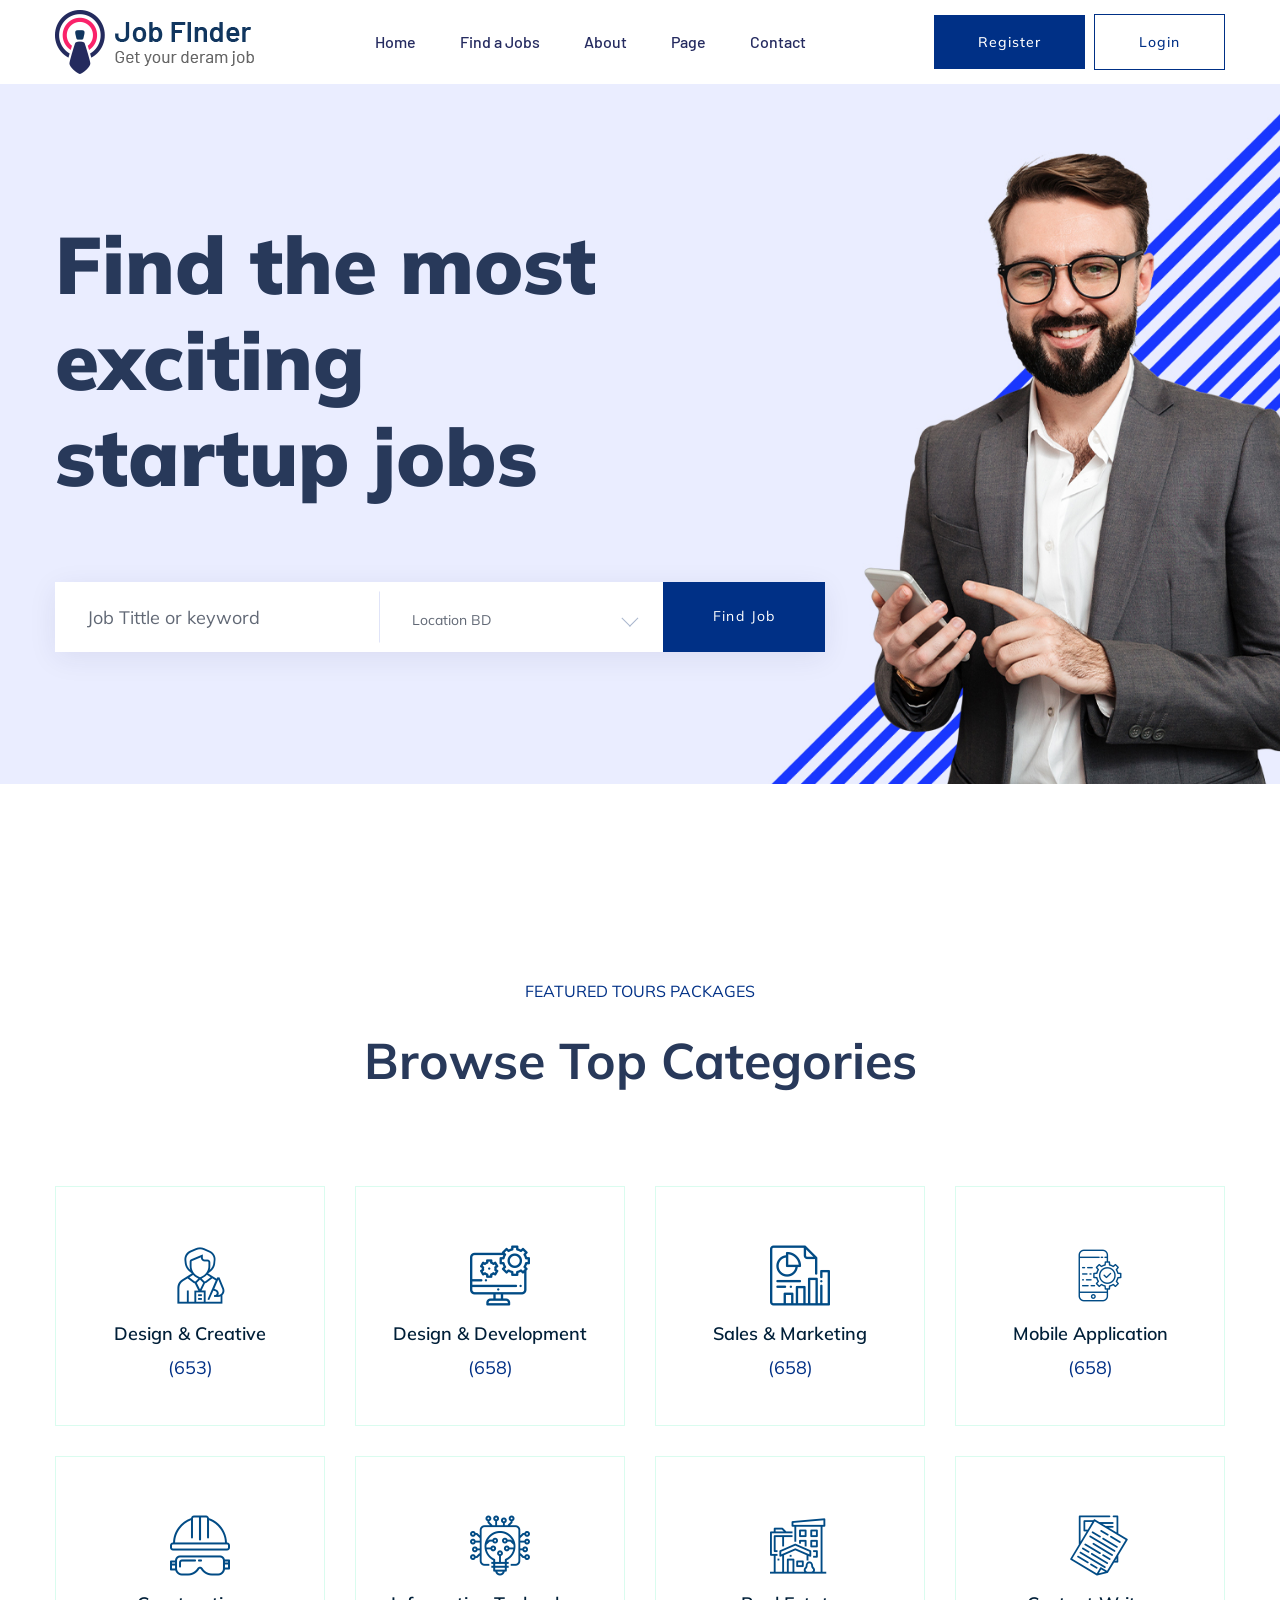
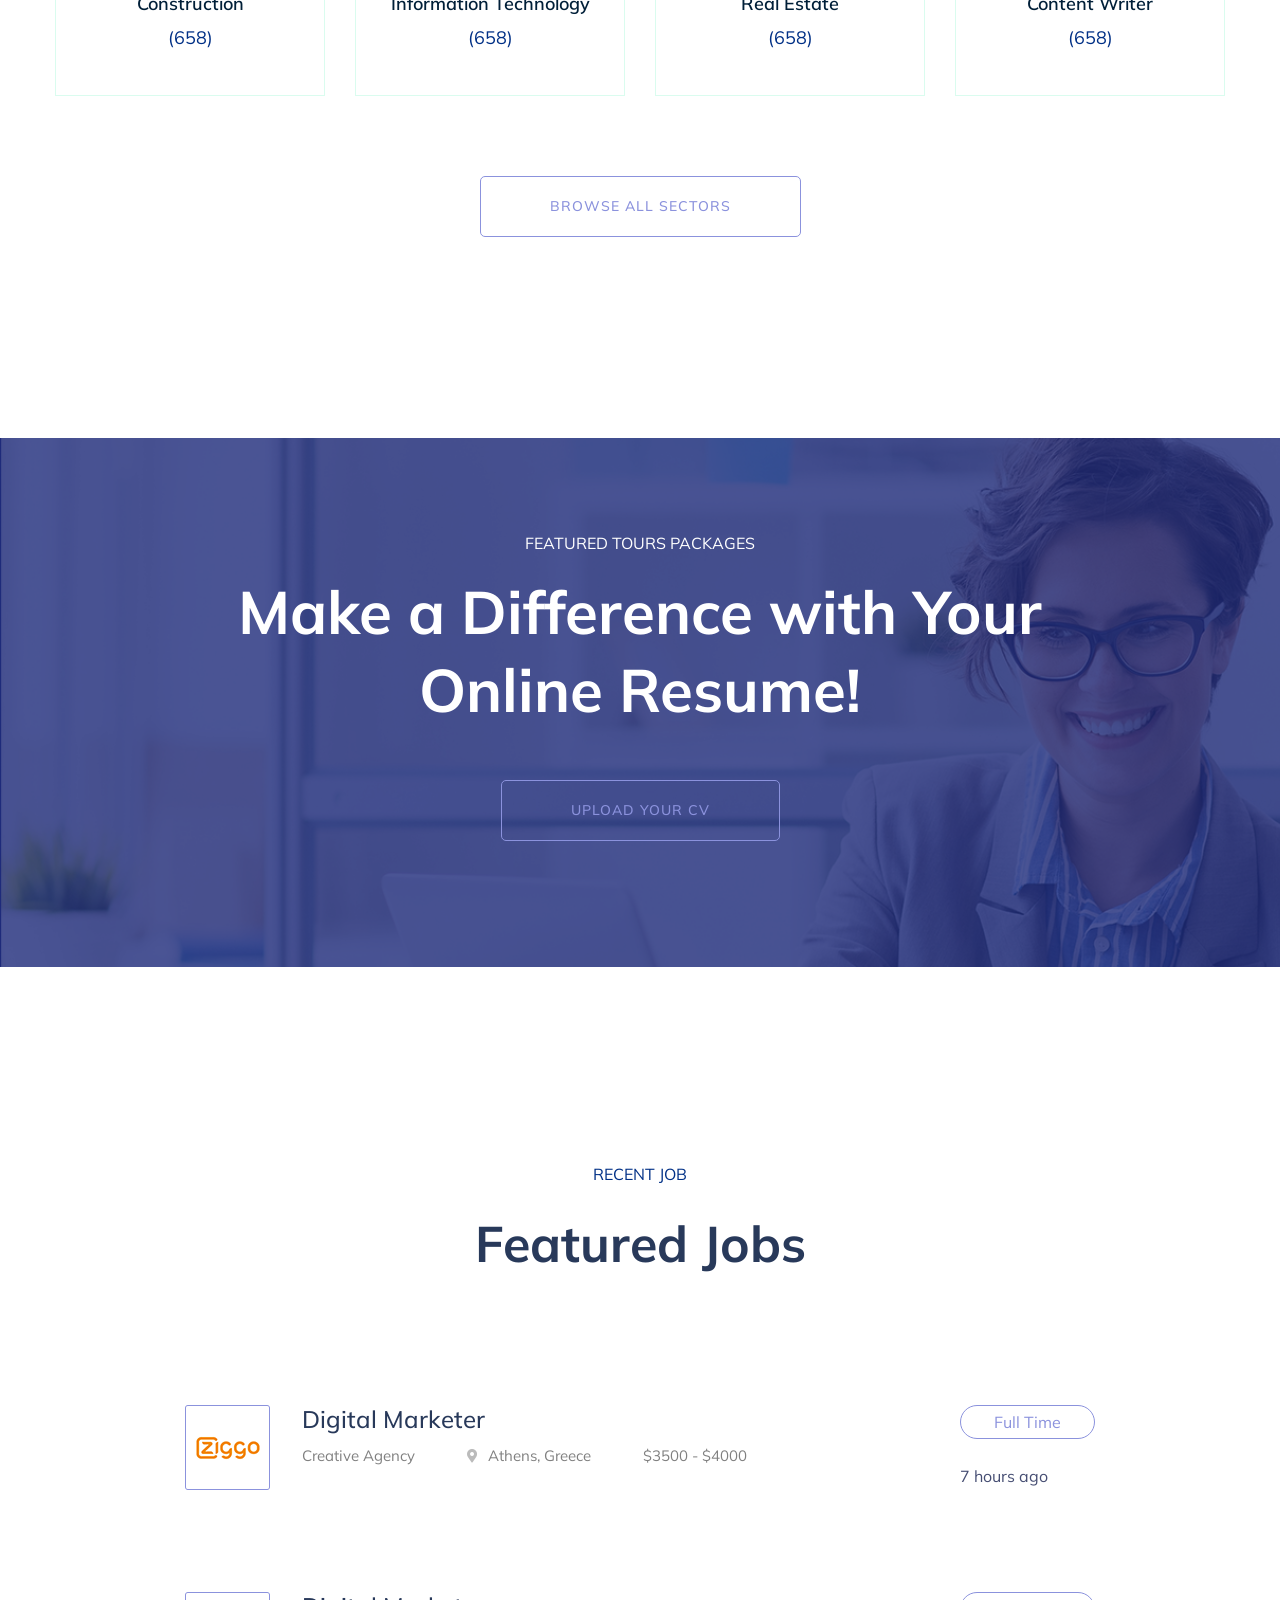
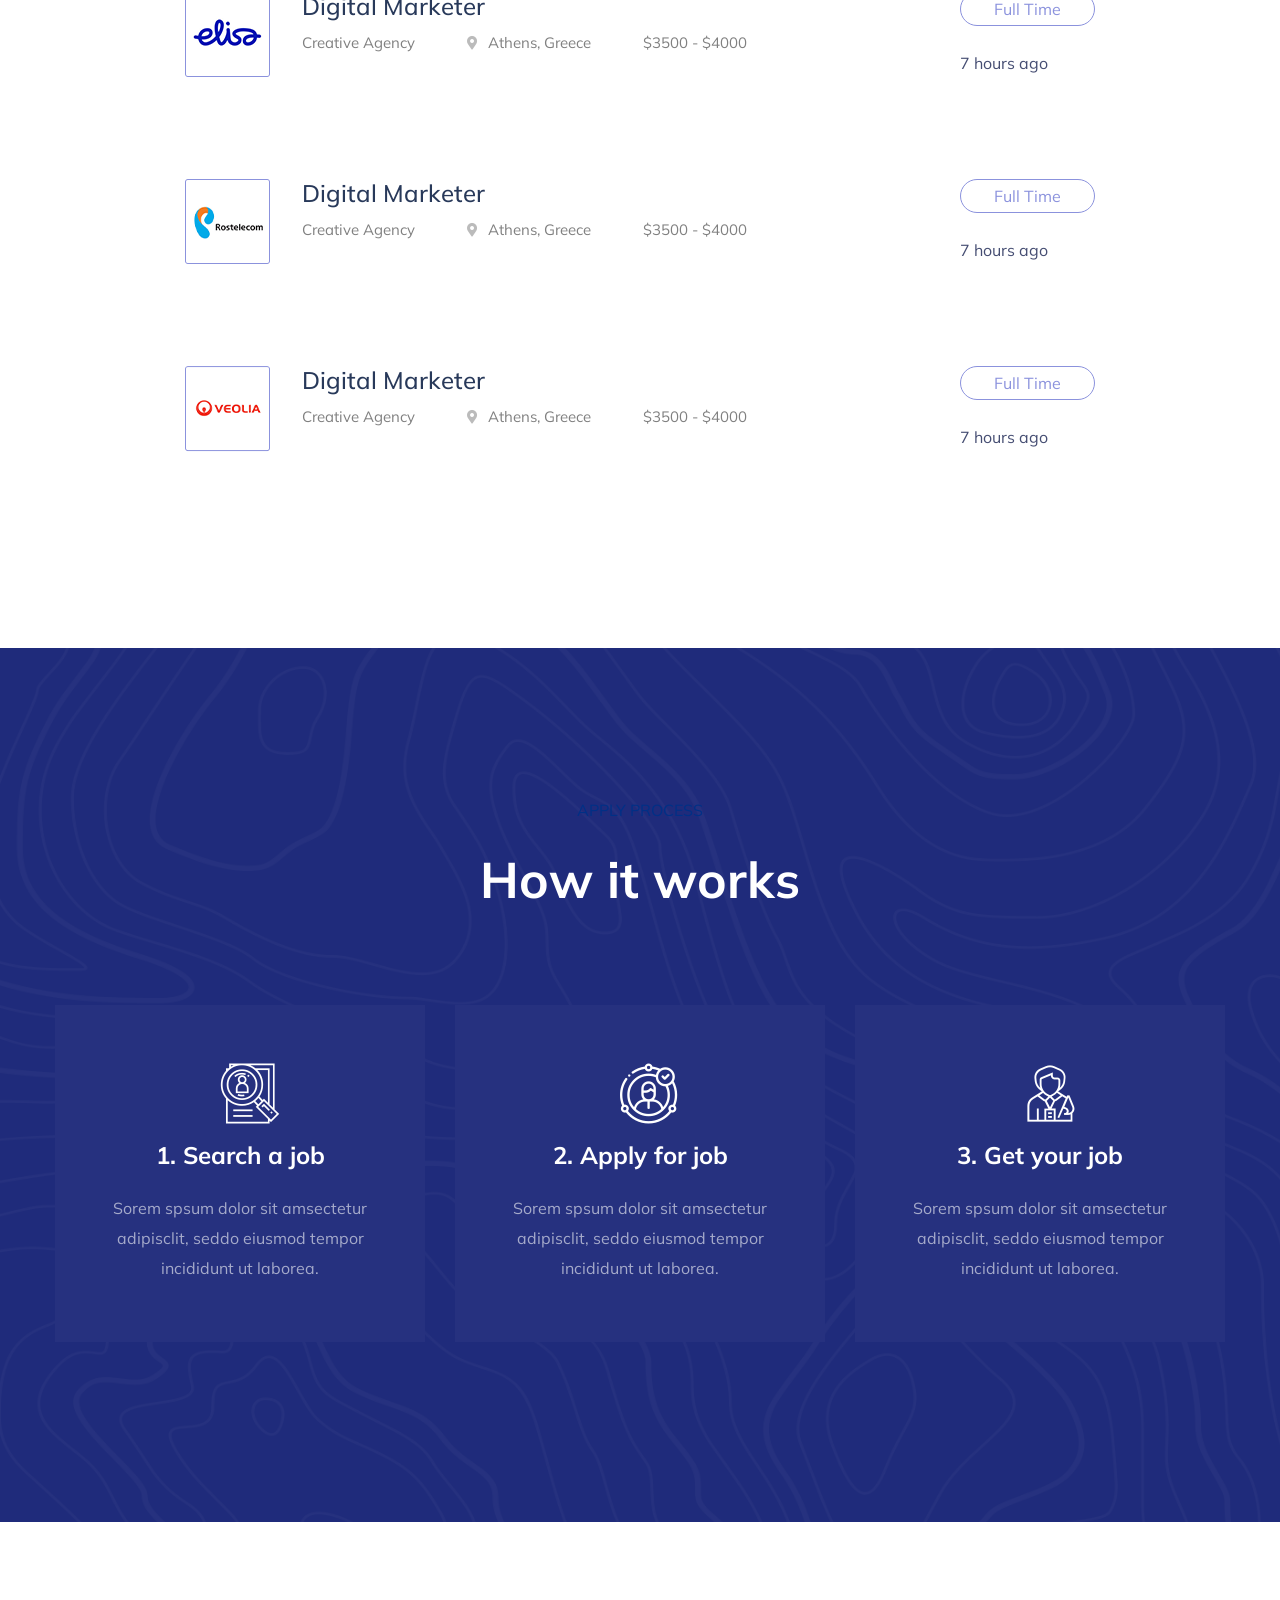
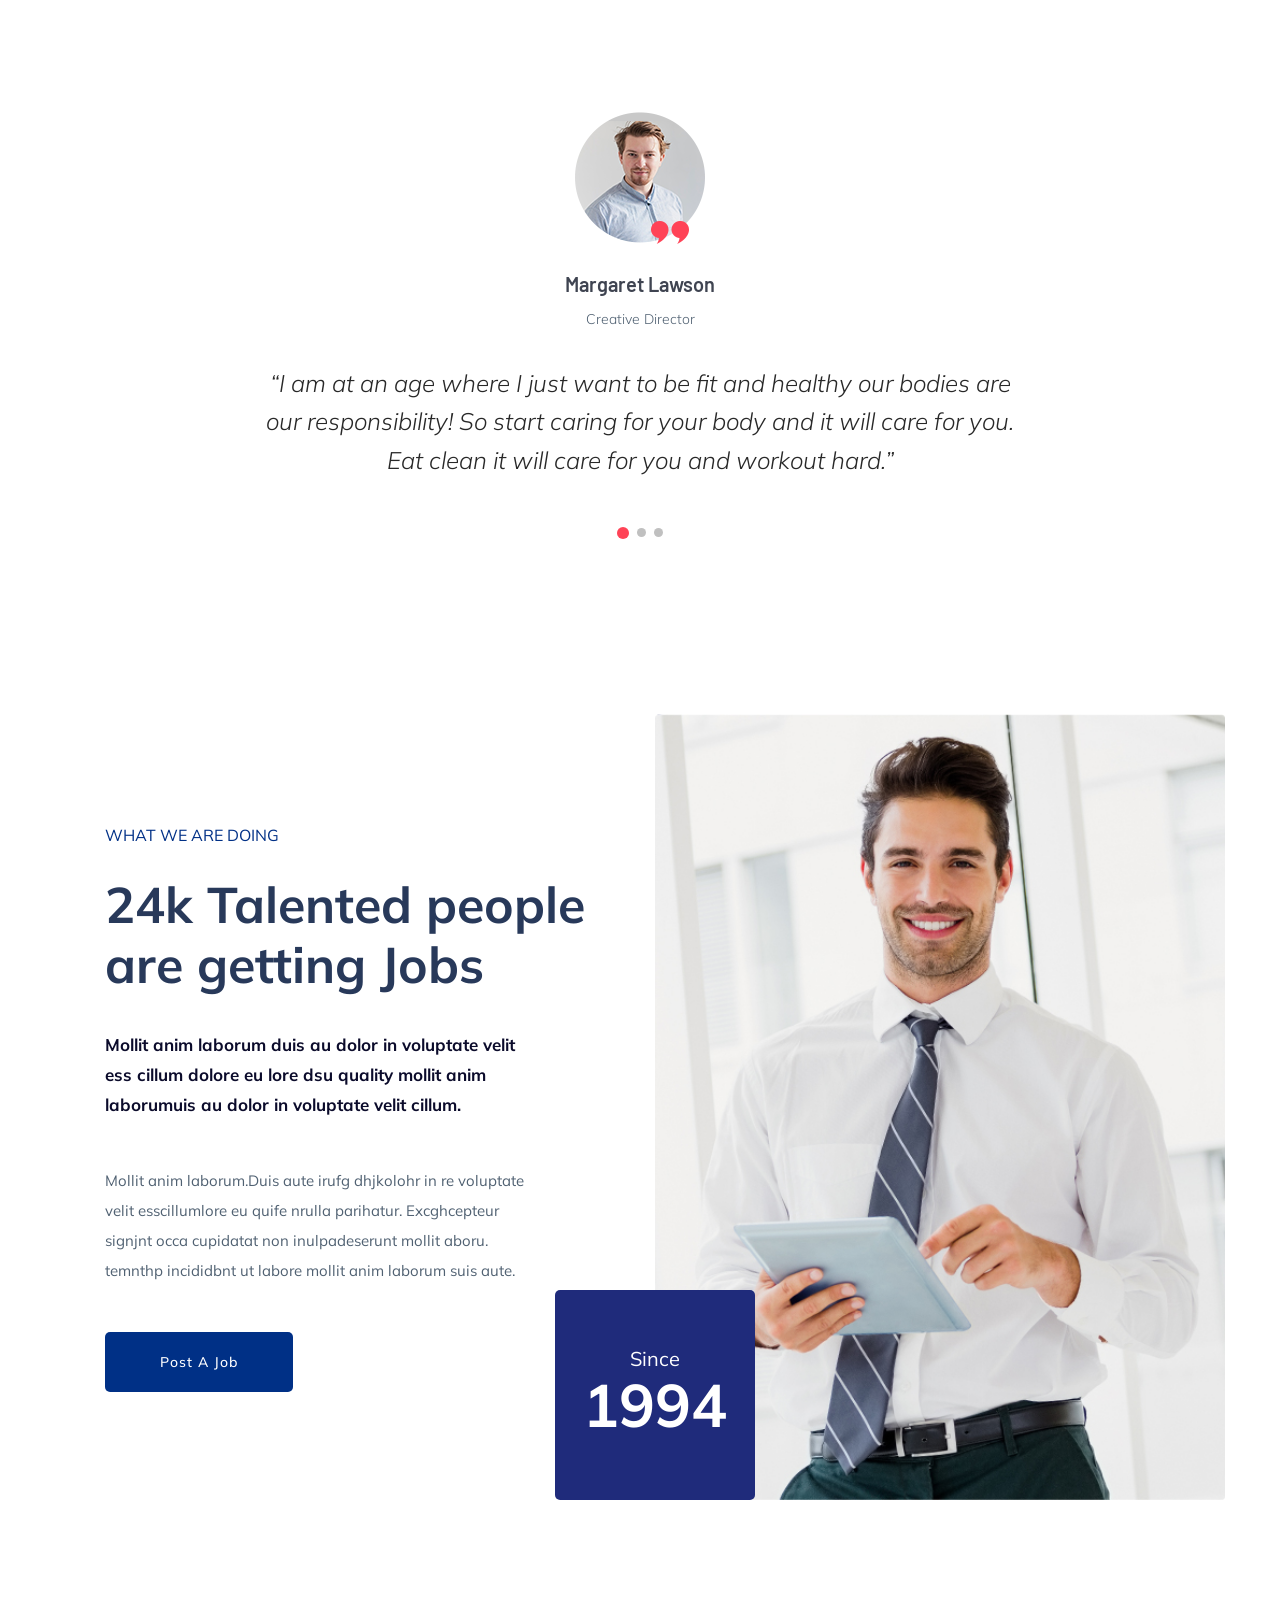
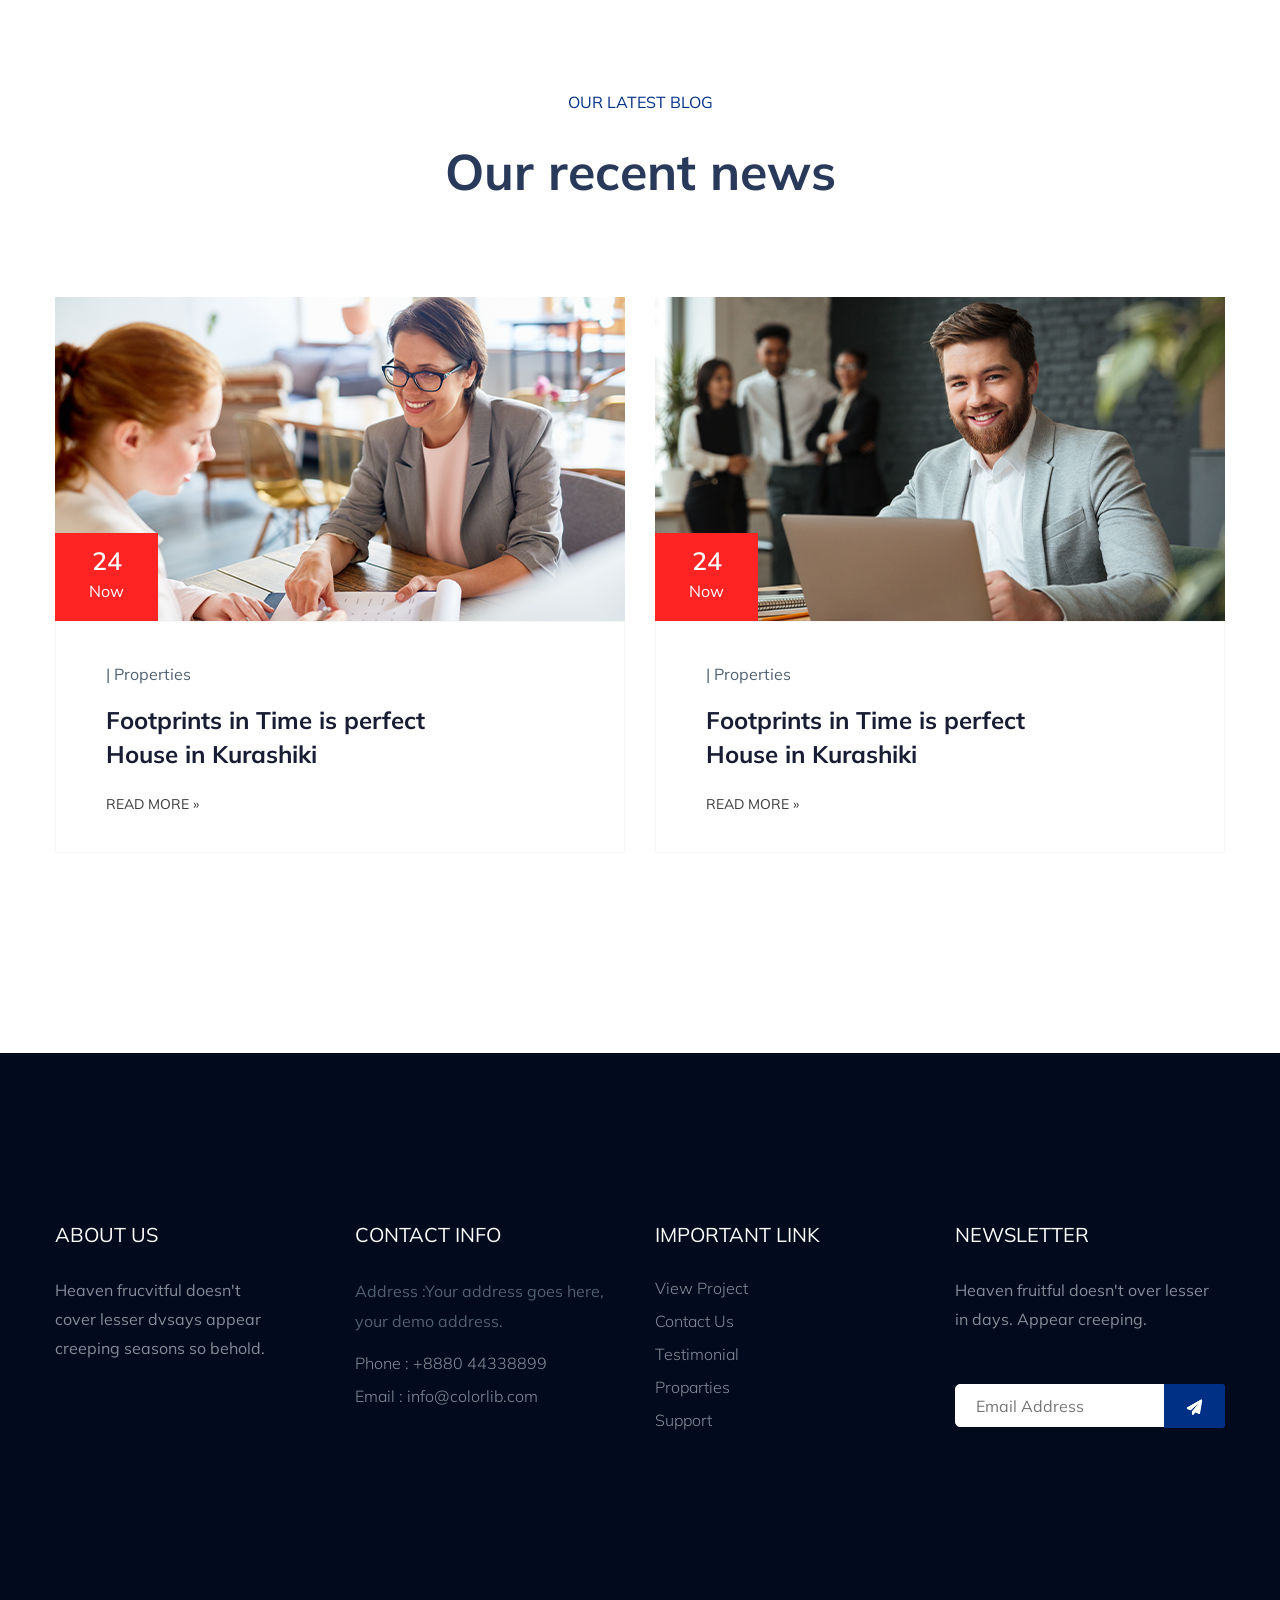
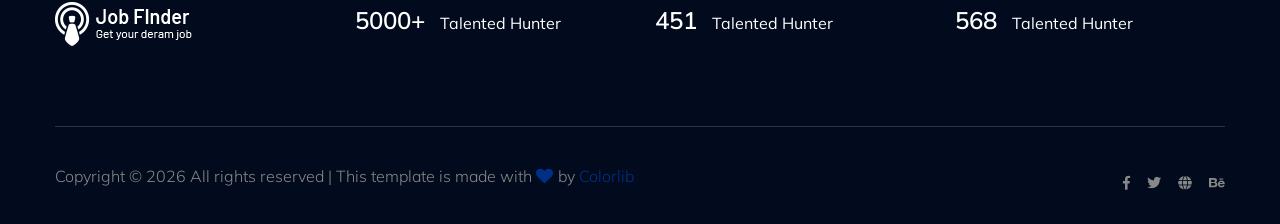
<file: BootStrap/jobfinderportal-master/jobfinderportal-master/index.html>
<!doctype html>
<html class="no-js" lang="zxx">

<head>
    <meta charset="utf-8">
    <meta http-equiv="x-ua-compatible" content="ie=edge">
    <title>Job board HTML-5 Template </title>
    <meta name="description" content="">
    <meta name="viewport" content="width=device-width, initial-scale=1">
    <link rel="manifest" href="site.webmanifest">
    <link rel="shortcut icon" type="image/x-icon" href="assets/img/favicon.ico">

    <!-- CSS here -->
    <link rel="stylesheet" href="assets/css/bootstrap.min.css">
    <link rel="stylesheet" href="assets/css/owl.carousel.min.css">
    <link rel="stylesheet" href="assets/css/flaticon.css">
    <link rel="stylesheet" href="assets/css/price_rangs.css">
    <link rel="stylesheet" href="assets/css/slicknav.css">
    <link rel="stylesheet" href="assets/css/animate.min.css">
    <link rel="stylesheet" href="assets/css/magnific-popup.css">
    <link rel="stylesheet" href="assets/css/fontawesome-all.min.css">
    <link rel="stylesheet" href="assets/css/themify-icons.css">
    <link rel="stylesheet" href="assets/css/slick.css">
    <link rel="stylesheet" href="assets/css/nice-select.css">
    <link rel="stylesheet" href="assets/css/style.css?v=2">
</head>

<body>
    <!-- Preloader Start -->
    <div id="preloader-active">
        <div class="preloader d-flex align-items-center justify-content-center">
            <div class="preloader-inner position-relative">
                <div class="preloader-circle"></div>
                <div class="preloader-img pere-text">
                    <img src="assets/img/logo/logo.png" alt="">
                </div>
            </div>
        </div>
    </div>
    <!-- Preloader Start -->
    <header>
        <!-- Header Start -->
        <div class="header-area header-transparrent">
            <div class="headder-top header-sticky">
                <div class="container">
                    <div class="row align-items-center">
                        <div class="col-lg-3 col-md-2">
                            <!-- Logo -->
                            <div class="logo">
                                <a href="index.html"><img src="assets/img/logo/logo.png" alt=""></a>
                            </div>
                        </div>
                        <div class="col-lg-9 col-md-9">
                            <div class="menu-wrapper">
                                <!-- Main-menu -->
                                <div class="main-menu">
                                    <nav class="d-none d-lg-block">
                                        <ul id="navigation">
                                            <li><a href="index.html">Home</a></li>
                                            <li><a href="job_listing.html">Find a Jobs </a></li>
                                            <li><a href="about.html">About</a></li>
                                            <li><a href="#">Page</a>
                                                <ul class="submenu">
                                                    <li><a href="blog.html">Blog</a></li>
                                                    <li><a href="single-blog.html">Blog Details</a></li>
                                                    <li><a href="elements.html">Elements</a></li>
                                                    <li><a href="job_details.html">job Details</a></li>
                                                </ul>
                                            </li>
                                            <li><a href="contact.html">Contact</a></li>
                                        </ul>
                                    </nav>
                                </div>
                                <!-- Header-btn -->
                                <div class="header-btn d-none f-right d-lg-block">
                                    <a href="#" class="btn head-btn1">Register</a>
                                    <a href="#" class="btn head-btn2">Login</a>
                                </div>
                            </div>
                        </div>
                        <!-- Mobile Menu -->
                        <div class="col-12">
                            <div class="mobile_menu d-block d-lg-none"></div>
                        </div>
                    </div>
                </div>
            </div>
        </div>
        <!-- Header End -->
    </header>
    <main>

        <!-- slider Area Start-->
        <div class="slider-area ">
            <!-- Mobile Menu -->
            <div class="slider-active">
                <div class="single-slider slider-height d-flex align-items-center"
                    data-background="assets/img/hero/h1_hero.jpg">
                    <div class="container">
                        <div class="row">
                            <div class="col-xl-6 col-lg-9 col-md-10">
                                <div class="hero__caption">
                                    <h1>Find the most exciting startup jobs</h1>
                                </div>
                            </div>
                        </div>
                        <!-- Search Box -->
                        <div class="row">
                            <div class="col-xl-8">
                                <!-- form -->
                                <form action="#" class="search-box">
                                    <div class="input-form">
                                        <input type="text" placeholder="Job Tittle or keyword">
                                    </div>
                                    <div class="select-form">
                                        <div class="select-itms">
                                            <select name="select" id="select1">
                                                <option value="">Location BD</option>
                                                <option value="">Location PK</option>
                                                <option value="">Location US</option>
                                                <option value="">Location UK</option>
                                            </select>
                                        </div>
                                    </div>
                                    <div class="search-form">
                                        <a href="#">Find job</a>
                                    </div>
                                </form>
                            </div>
                        </div>
                    </div>
                </div>
            </div>
        </div>
        <!-- slider Area End-->
        <!-- Our Services Start -->
        <div class="our-services section-pad-t30">
            <div class="container">
                <!-- Section Tittle -->
                <div class="row">
                    <div class="col-lg-12">
                        <div class="section-tittle text-center">
                            <span>FEATURED TOURS Packages</span>
                            <h2>Browse Top Categories </h2>
                        </div>
                    </div>
                </div>
                <div class="row d-flex justify-contnet-center">
                    <div class="col-xl-3 col-lg-3 col-md-4 col-sm-6">
                        <div class="single-services text-center mb-30">
                            <div class="services-ion">
                                <span class="flaticon-tour"></span>
                            </div>
                            <div class="services-cap">
                                <h5><a href="job_listing.html">Design & Creative</a></h5>
                                <span>(653)</span>
                            </div>
                        </div>
                    </div>
                    <div class="col-xl-3 col-lg-3 col-md-4 col-sm-6">
                        <div class="single-services text-center mb-30">
                            <div class="services-ion">
                                <span class="flaticon-cms"></span>
                            </div>
                            <div class="services-cap">
                                <h5><a href="job_listing.html">Design & Development</a></h5>
                                <span>(658)</span>
                            </div>
                        </div>
                    </div>
                    <div class="col-xl-3 col-lg-3 col-md-4 col-sm-6">
                        <div class="single-services text-center mb-30">
                            <div class="services-ion">
                                <span class="flaticon-report"></span>
                            </div>
                            <div class="services-cap">
                                <h5><a href="job_listing.html">Sales & Marketing</a></h5>
                                <span>(658)</span>
                            </div>
                        </div>
                    </div>
                    <div class="col-xl-3 col-lg-3 col-md-4 col-sm-6">
                        <div class="single-services text-center mb-30">
                            <div class="services-ion">
                                <span class="flaticon-app"></span>
                            </div>
                            <div class="services-cap">
                                <h5><a href="job_listing.html">Mobile Application</a></h5>
                                <span>(658)</span>
                            </div>
                        </div>
                    </div>
                    <div class="col-xl-3 col-lg-3 col-md-4 col-sm-6">
                        <div class="single-services text-center mb-30">
                            <div class="services-ion">
                                <span class="flaticon-helmet"></span>
                            </div>
                            <div class="services-cap">
                                <h5><a href="job_listing.html">Construction</a></h5>
                                <span>(658)</span>
                            </div>
                        </div>
                    </div>
                    <div class="col-xl-3 col-lg-3 col-md-4 col-sm-6">
                        <div class="single-services text-center mb-30">
                            <div class="services-ion">
                                <span class="flaticon-high-tech"></span>
                            </div>
                            <div class="services-cap">
                                <h5><a href="job_listing.html">Information Technology</a></h5>
                                <span>(658)</span>
                            </div>
                        </div>
                    </div>
                    <div class="col-xl-3 col-lg-3 col-md-4 col-sm-6">
                        <div class="single-services text-center mb-30">
                            <div class="services-ion">
                                <span class="flaticon-real-estate"></span>
                            </div>
                            <div class="services-cap">
                                <h5><a href="job_listing.html">Real Estate</a></h5>
                                <span>(658)</span>
                            </div>
                        </div>
                    </div>
                    <div class="col-xl-3 col-lg-3 col-md-4 col-sm-6">
                        <div class="single-services text-center mb-30">
                            <div class="services-ion">
                                <span class="flaticon-content"></span>
                            </div>
                            <div class="services-cap">
                                <h5><a href="job_listing.html">Content Writer</a></h5>
                                <span>(658)</span>
                            </div>
                        </div>
                    </div>
                </div>
                <!-- More Btn -->
                <!-- Section Button -->
                <div class="row">
                    <div class="col-lg-12">
                        <div class="browse-btn2 text-center mt-50">
                            <a href="job_listing.html" class="border-btn2">Browse All Sectors</a>
                        </div>
                    </div>
                </div>
            </div>
        </div>
        <!-- Our Services End -->
        <!-- Online CV Area Start -->
        <div class="online-cv cv-bg section-overly pt-90 pb-120" data-background="assets/img/gallery/cv_bg.jpg">
            <div class="container">
                <div class="row justify-content-center">
                    <div class="col-xl-10">
                        <div class="cv-caption text-center">
                            <p class="pera1">FEATURED TOURS Packages</p>
                            <p class="pera2"> Make a Difference with Your Online Resume!</p>
                            <a href="#" class="border-btn2 border-btn4">Upload your cv</a>
                        </div>
                    </div>
                </div>
            </div>
        </div>
        <!-- Online CV Area End-->
        <!-- Featured_job_start -->
        <section class="featured-job-area feature-padding">
            <div class="container">
                <!-- Section Tittle -->
                <div class="row">
                    <div class="col-lg-12">
                        <div class="section-tittle text-center">
                            <span>Recent Job</span>
                            <h2>Featured Jobs</h2>
                        </div>
                    </div>
                </div>
                <div class="row justify-content-center">
                    <div class="col-xl-10">
                        <!-- single-job-content -->
                        <div class="single-job-items mb-30">
                            <div class="job-items">
                                <div class="company-img">
                                    <a href="job_details.html"><img src="assets/img/icon/job-list1.png" alt=""></a>
                                </div>
                                <div class="job-tittle">
                                    <a href="job_details.html">
                                        <h4>Digital Marketer</h4>
                                    </a>
                                    <ul>
                                        <li>Creative Agency</li>
                                        <li><i class="fas fa-map-marker-alt"></i>Athens, Greece</li>
                                        <li>$3500 - $4000</li>
                                    </ul>
                                </div>
                            </div>
                            <div class="items-link f-right">
                                <a href="job_details.html">Full Time</a>
                                <span>7 hours ago</span>
                            </div>
                        </div>
                        <!-- single-job-content -->
                        <div class="single-job-items mb-30">
                            <div class="job-items">
                                <div class="company-img">
                                    <a href="job_details.html"><img src="assets/img/icon/job-list2.png" alt=""></a>
                                </div>
                                <div class="job-tittle">
                                    <a href="job_details.html">
                                        <h4>Digital Marketer</h4>
                                    </a>
                                    <ul>
                                        <li>Creative Agency</li>
                                        <li><i class="fas fa-map-marker-alt"></i>Athens, Greece</li>
                                        <li>$3500 - $4000</li>
                                    </ul>
                                </div>
                            </div>
                            <div class="items-link f-right">
                                <a href="job_details.html">Full Time</a>
                                <span>7 hours ago</span>
                            </div>
                        </div>
                        <!-- single-job-content -->
                        <div class="single-job-items mb-30">
                            <div class="job-items">
                                <div class="company-img">
                                    <a href="job_details.html"><img src="assets/img/icon/job-list3.png" alt=""></a>
                                </div>
                                <div class="job-tittle">
                                    <a href="job_details.html">
                                        <h4>Digital Marketer</h4>
                                    </a>
                                    <ul>
                                        <li>Creative Agency</li>
                                        <li><i class="fas fa-map-marker-alt"></i>Athens, Greece</li>
                                        <li>$3500 - $4000</li>
                                    </ul>
                                </div>
                            </div>
                            <div class="items-link f-right">
                                <a href="job_details.html">Full Time</a>
                                <span>7 hours ago</span>
                            </div>
                        </div>
                        <!-- single-job-content -->
                        <div class="single-job-items mb-30">
                            <div class="job-items">
                                <div class="company-img">
                                    <a href="job_details.html"><img src="assets/img/icon/job-list4.png" alt=""></a>
                                </div>
                                <div class="job-tittle">
                                    <a href="job_details.html">
                                        <h4>Digital Marketer</h4>
                                    </a>
                                    <ul>
                                        <li>Creative Agency</li>
                                        <li><i class="fas fa-map-marker-alt"></i>Athens, Greece</li>
                                        <li>$3500 - $4000</li>
                                    </ul>
                                </div>
                            </div>
                            <div class="items-link f-right">
                                <a href="job_details.html">Full Time</a>
                                <span>7 hours ago</span>
                            </div>
                        </div>
                    </div>
                </div>
            </div>
        </section>
        <!-- Featured_job_end -->
        <!-- How  Apply Process Start-->
        <div class="apply-process-area apply-bg pt-150 pb-150" data-background="assets/img/gallery/how-applybg.png">
            <div class="container">
                <!-- Section Tittle -->
                <div class="row">
                    <div class="col-lg-12">
                        <div class="section-tittle white-text text-center">
                            <span>Apply process</span>
                            <h2> How it works</h2>
                        </div>
                    </div>
                </div>
                <!-- Apply Process Caption -->
                <div class="row">
                    <div class="col-lg-4 col-md-6">
                        <div class="single-process text-center mb-30">
                            <div class="process-ion">
                                <span class="flaticon-search"></span>
                            </div>
                            <div class="process-cap">
                                <h5>1. Search a job</h5>
                                <p>Sorem spsum dolor sit amsectetur adipisclit, seddo eiusmod tempor incididunt ut
                                    laborea.</p>
                            </div>
                        </div>
                    </div>
                    <div class="col-lg-4 col-md-6">
                        <div class="single-process text-center mb-30">
                            <div class="process-ion">
                                <span class="flaticon-curriculum-vitae"></span>
                            </div>
                            <div class="process-cap">
                                <h5>2. Apply for job</h5>
                                <p>Sorem spsum dolor sit amsectetur adipisclit, seddo eiusmod tempor incididunt ut
                                    laborea.</p>
                            </div>
                        </div>
                    </div>
                    <div class="col-lg-4 col-md-6">
                        <div class="single-process text-center mb-30">
                            <div class="process-ion">
                                <span class="flaticon-tour"></span>
                            </div>
                            <div class="process-cap">
                                <h5>3. Get your job</h5>
                                <p>Sorem spsum dolor sit amsectetur adipisclit, seddo eiusmod tempor incididunt ut
                                    laborea.</p>
                            </div>
                        </div>
                    </div>
                </div>
            </div>
        </div>
        <!-- How  Apply Process End-->
        <!-- Testimonial Start -->
        <div class="testimonial-area testimonial-padding">
            <div class="container">
                <!-- Testimonial contents -->
                <div class="row d-flex justify-content-center">
                    <div class="col-xl-8 col-lg-8 col-md-10">
                        <div class="h1-testimonial-active dot-style">
                            <!-- Single Testimonial -->
                            <div class="single-testimonial text-center">
                                <!-- Testimonial Content -->
                                <div class="testimonial-caption ">
                                    <!-- founder -->
                                    <div class="testimonial-founder  ">
                                        <div class="founder-img mb-30">
                                            <img src="assets/img/testmonial/testimonial-founder.png" alt="">
                                            <span>Margaret Lawson</span>
                                            <p>Creative Director</p>
                                        </div>
                                    </div>
                                    <div class="testimonial-top-cap">
                                        <p>“I am at an age where I just want to be fit and healthy our bodies are our
                                            responsibility! So start caring for your body and it will care for you. Eat
                                            clean it will care for you and workout hard.”</p>
                                    </div>
                                </div>
                            </div>
                            <!-- Single Testimonial -->
                            <div class="single-testimonial text-center">
                                <!-- Testimonial Content -->
                                <div class="testimonial-caption ">
                                    <!-- founder -->
                                    <div class="testimonial-founder  ">
                                        <div class="founder-img mb-30">
                                            <img src="assets/img/testmonial/testimonial-founder.png" alt="">
                                            <span>Margaret Lawson</span>
                                            <p>Creative Director</p>
                                        </div>
                                    </div>
                                    <div class="testimonial-top-cap">
                                        <p>“I am at an age where I just want to be fit and healthy our bodies are our
                                            responsibility! So start caring for your body and it will care for you. Eat
                                            clean it will care for you and workout hard.”</p>
                                    </div>
                                </div>
                            </div>
                            <!-- Single Testimonial -->
                            <div class="single-testimonial text-center">
                                <!-- Testimonial Content -->
                                <div class="testimonial-caption ">
                                    <!-- founder -->
                                    <div class="testimonial-founder  ">
                                        <div class="founder-img mb-30">
                                            <img src="assets/img/testmonial/testimonial-founder.png" alt="">
                                            <span>Margaret Lawson</span>
                                            <p>Creative Director</p>
                                        </div>
                                    </div>
                                    <div class="testimonial-top-cap">
                                        <p>“I am at an age where I just want to be fit and healthy our bodies are our
                                            responsibility! So start caring for your body and it will care for you. Eat
                                            clean it will care for you and workout hard.”</p>
                                    </div>
                                </div>
                            </div>
                        </div>
                    </div>
                </div>
            </div>
        </div>
        <!-- Testimonial End -->
        <!-- Support Company Start-->
        <div class="support-company-area support-padding fix">
            <div class="container">
                <div class="row align-items-center">
                    <div class="col-xl-6 col-lg-6">
                        <div class="right-caption">
                            <!-- Section Tittle -->
                            <div class="section-tittle section-tittle2">
                                <span>What we are doing</span>
                                <h2>24k Talented people are getting Jobs</h2>
                            </div>
                            <div class="support-caption">
                                <p class="pera-top">Mollit anim laborum duis au dolor in voluptate velit ess cillum
                                    dolore eu lore dsu quality mollit anim laborumuis au dolor in voluptate velit
                                    cillum.</p>
                                <p>Mollit anim laborum.Duis aute irufg dhjkolohr in re voluptate velit esscillumlore eu
                                    quife nrulla parihatur. Excghcepteur signjnt occa cupidatat non inulpadeserunt
                                    mollit aboru. temnthp incididbnt ut labore mollit anim laborum suis aute.</p>
                                <a href="about.html" class="btn post-btn">Post a job</a>
                            </div>
                        </div>
                    </div>
                    <div class="col-xl-6 col-lg-6">
                        <div class="support-location-img">
                            <img src="assets/img/service/support-img.jpg" alt="">
                            <div class="support-img-cap text-center">
                                <p>Since</p>
                                <span>1994</span>
                            </div>
                        </div>
                    </div>
                </div>
            </div>
        </div>
        <!-- Support Company End-->
        <!-- Blog Area Start -->
        <div class="home-blog-area blog-h-padding">
            <div class="container">
                <!-- Section Tittle -->
                <div class="row">
                    <div class="col-lg-12">
                        <div class="section-tittle text-center">
                            <span>Our latest blog</span>
                            <h2>Our recent news</h2>
                        </div>
                    </div>
                </div>
                <div class="row">
                    <div class="col-xl-6 col-lg-6 col-md-6">
                        <div class="home-blog-single mb-30">
                            <div class="blog-img-cap">
                                <div class="blog-img">
                                    <img src="assets/img/blog/home-blog1.jpg" alt="">
                                    <!-- Blog date -->
                                    <div class="blog-date text-center">
                                        <span>24</span>
                                        <p>Now</p>
                                    </div>
                                </div>
                                <div class="blog-cap">
                                    <p>| Properties</p>
                                    <h3><a href="single-blog.html">Footprints in Time is perfect House in Kurashiki</a>
                                    </h3>
                                    <a href="#" class="more-btn">Read more »</a>
                                </div>
                            </div>
                        </div>
                    </div>
                    <div class="col-xl-6 col-lg-6 col-md-6">
                        <div class="home-blog-single mb-30">
                            <div class="blog-img-cap">
                                <div class="blog-img">
                                    <img src="assets/img/blog/home-blog2.jpg" alt="">
                                    <!-- Blog date -->
                                    <div class="blog-date text-center">
                                        <span>24</span>
                                        <p>Now</p>
                                    </div>
                                </div>
                                <div class="blog-cap">
                                    <p>| Properties</p>
                                    <h3><a href="single-blog.html">Footprints in Time is perfect House in Kurashiki</a>
                                    </h3>
                                    <a href="#" class="more-btn">Read more »</a>
                                </div>
                            </div>
                        </div>
                    </div>
                </div>
            </div>
        </div>
        <!-- Blog Area End -->

    </main>
    <footer>
        <!-- Footer Start-->
        <div class="footer-area footer-bg footer-padding">
            <div class="container">
                <div class="row d-flex justify-content-between">
                    <div class="col-xl-3 col-lg-3 col-md-4 col-sm-6">
                        <div class="single-footer-caption mb-50">
                            <div class="single-footer-caption mb-30">
                                <div class="footer-tittle">
                                    <h4>About Us</h4>
                                    <div class="footer-pera">
                                        <p>Heaven frucvitful doesn't cover lesser dvsays appear creeping seasons so
                                            behold.</p>
                                    </div>
                                </div>
                            </div>

                        </div>
                    </div>
                    <div class="col-xl-3 col-lg-3 col-md-4 col-sm-5">
                        <div class="single-footer-caption mb-50">
                            <div class="footer-tittle">
                                <h4>Contact Info</h4>
                                <ul>
                                    <li>
                                        <p>Address :Your address goes
                                            here, your demo address.</p>
                                    </li>
                                    <li><a href="#">Phone : +8880 44338899</a></li>
                                    <li><a href="#">Email : info@colorlib.com</a></li>
                                </ul>
                            </div>

                        </div>
                    </div>
                    <div class="col-xl-3 col-lg-3 col-md-4 col-sm-5">
                        <div class="single-footer-caption mb-50">
                            <div class="footer-tittle">
                                <h4>Important Link</h4>
                                <ul>
                                    <li><a href="#"> View Project</a></li>
                                    <li><a href="#">Contact Us</a></li>
                                    <li><a href="#">Testimonial</a></li>
                                    <li><a href="#">Proparties</a></li>
                                    <li><a href="#">Support</a></li>
                                </ul>
                            </div>
                        </div>
                    </div>
                    <div class="col-xl-3 col-lg-3 col-md-4 col-sm-5">
                        <div class="single-footer-caption mb-50">
                            <div class="footer-tittle">
                                <h4>Newsletter</h4>
                                <div class="footer-pera footer-pera2">
                                    <p>Heaven fruitful doesn't over lesser in days. Appear creeping.</p>
                                </div>
                                <!-- Form -->
                                <div class="footer-form">
                                    <div id="mc_embed_signup">
                                        <form target="_blank"
                                            action="https://spondonit.us12.list-manage.com/subscribe/post?u=1462626880ade1ac87bd9c93a&amp;id=92a4423d01"
                                            method="get" class="subscribe_form relative mail_part">
                                            <input type="email" name="email" id="newsletter-form-email"
                                                placeholder="Email Address" class="placeholder hide-on-focus"
                                                onfocus="this.placeholder = ''"
                                                onblur="this.placeholder = ' Email Address '">
                                            <div class="form-icon">
                                                <button type="submit" name="submit" id="newsletter-submit"
                                                    class="email_icon newsletter-submit button-contactForm"><img
                                                        src="assets/img/icon/form.png" alt=""></button>
                                            </div>
                                            <div class="mt-10 info"></div>
                                        </form>
                                    </div>
                                </div>
                            </div>
                        </div>
                    </div>
                </div>
                <!--  -->
                <div class="row footer-wejed justify-content-between">
                    <div class="col-xl-3 col-lg-3 col-md-4 col-sm-6">
                        <!-- logo -->
                        <div class="footer-logo mb-20">
                            <a href="index.html"><img src="assets/img/logo/logo2_footer.png" alt=""></a>
                        </div>
                    </div>
                    <div class="col-xl-3 col-lg-3 col-md-4 col-sm-5">
                        <div class="footer-tittle-bottom">
                            <span>5000+</span>
                            <p>Talented Hunter</p>
                        </div>
                    </div>
                    <div class="col-xl-3 col-lg-3 col-md-4 col-sm-5">
                        <div class="footer-tittle-bottom">
                            <span>451</span>
                            <p>Talented Hunter</p>
                        </div>
                    </div>
                    <div class="col-xl-3 col-lg-3 col-md-4 col-sm-5">
                        <!-- Footer Bottom Tittle -->
                        <div class="footer-tittle-bottom">
                            <span>568</span>
                            <p>Talented Hunter</p>
                        </div>
                    </div>
                </div>
            </div>
        </div>
        <!-- footer-bottom area -->
        <div class="footer-bottom-area footer-bg">
            <div class="container">
                <div class="footer-border">
                    <div class="row d-flex justify-content-between align-items-center">
                        <div class="col-xl-10 col-lg-10 ">
                            <div class="footer-copy-right">
                                <p><!-- Link back to Colorlib can't be removed. Template is licensed under CC BY 3.0. -->
                                    Copyright &copy;
                                    <script>document.write(new Date().getFullYear());</script> All rights reserved |
                                    This template is made with <i class="fa fa-heart" aria-hidden="true"></i> by <a
                                        href="https://colorlib.com" target="_blank">Colorlib</a>
                                    <!-- Link back to Colorlib can't be removed. Template is licensed under CC BY 3.0. -->
                                </p>
                            </div>
                        </div>
                        <div class="col-xl-2 col-lg-2">
                            <div class="footer-social f-right">
                                <a href="#"><i class="fab fa-facebook-f"></i></a>
                                <a href="#"><i class="fab fa-twitter"></i></a>
                                <a href="#"><i class="fas fa-globe"></i></a>
                                <a href="#"><i class="fab fa-behance"></i></a>
                            </div>
                        </div>
                    </div>
                </div>
            </div>
        </div>
        <!-- Footer End-->
    </footer>

    <!-- JS here -->

    <!-- All JS Custom Plugins Link Here here -->
    <script src="./assets/js/vendor/modernizr-3.5.0.min.js"></script>
    <!-- Jquery, Popper, Bootstrap -->
    <script src="./assets/js/vendor/jquery-1.12.4.min.js"></script>
    <script src="./assets/js/popper.min.js"></script>
    <script src="./assets/js/bootstrap.min.js"></script>
    <!-- Jquery Mobile Menu -->
    <script src="./assets/js/jquery.slicknav.min.js"></script>

    <!-- Jquery Slick , Owl-Carousel Plugins -->
    <script src="./assets/js/owl.carousel.min.js"></script>
    <script src="./assets/js/slick.min.js"></script>
    <script src="./assets/js/price_rangs.js"></script>

    <!-- One Page, Animated-HeadLin -->
    <script src="./assets/js/wow.min.js"></script>
    <script src="./assets/js/animated.headline.js"></script>
    <script src="./assets/js/jquery.magnific-popup.js"></script>

    <!-- Scrollup, nice-select, sticky -->
    <script src="./assets/js/jquery.scrollUp.min.js"></script>
    <script src="./assets/js/jquery.nice-select.min.js"></script>
    <script src="./assets/js/jquery.sticky.js"></script>

    <!-- contact js -->
    <script src="./assets/js/contact.js"></script>
    <script src="./assets/js/jquery.form.js"></script>
    <script src="./assets/js/jquery.validate.min.js"></script>
    <script src="./assets/js/mail-script.js"></script>
    <script src="./assets/js/jquery.ajaxchimp.min.js"></script>

    <!-- Jquery Plugins, main Jquery -->
    <script src="./assets/js/plugins.js"></script>
    <script src="./assets/js/main.js"></script>

</body>

</html>
</file>
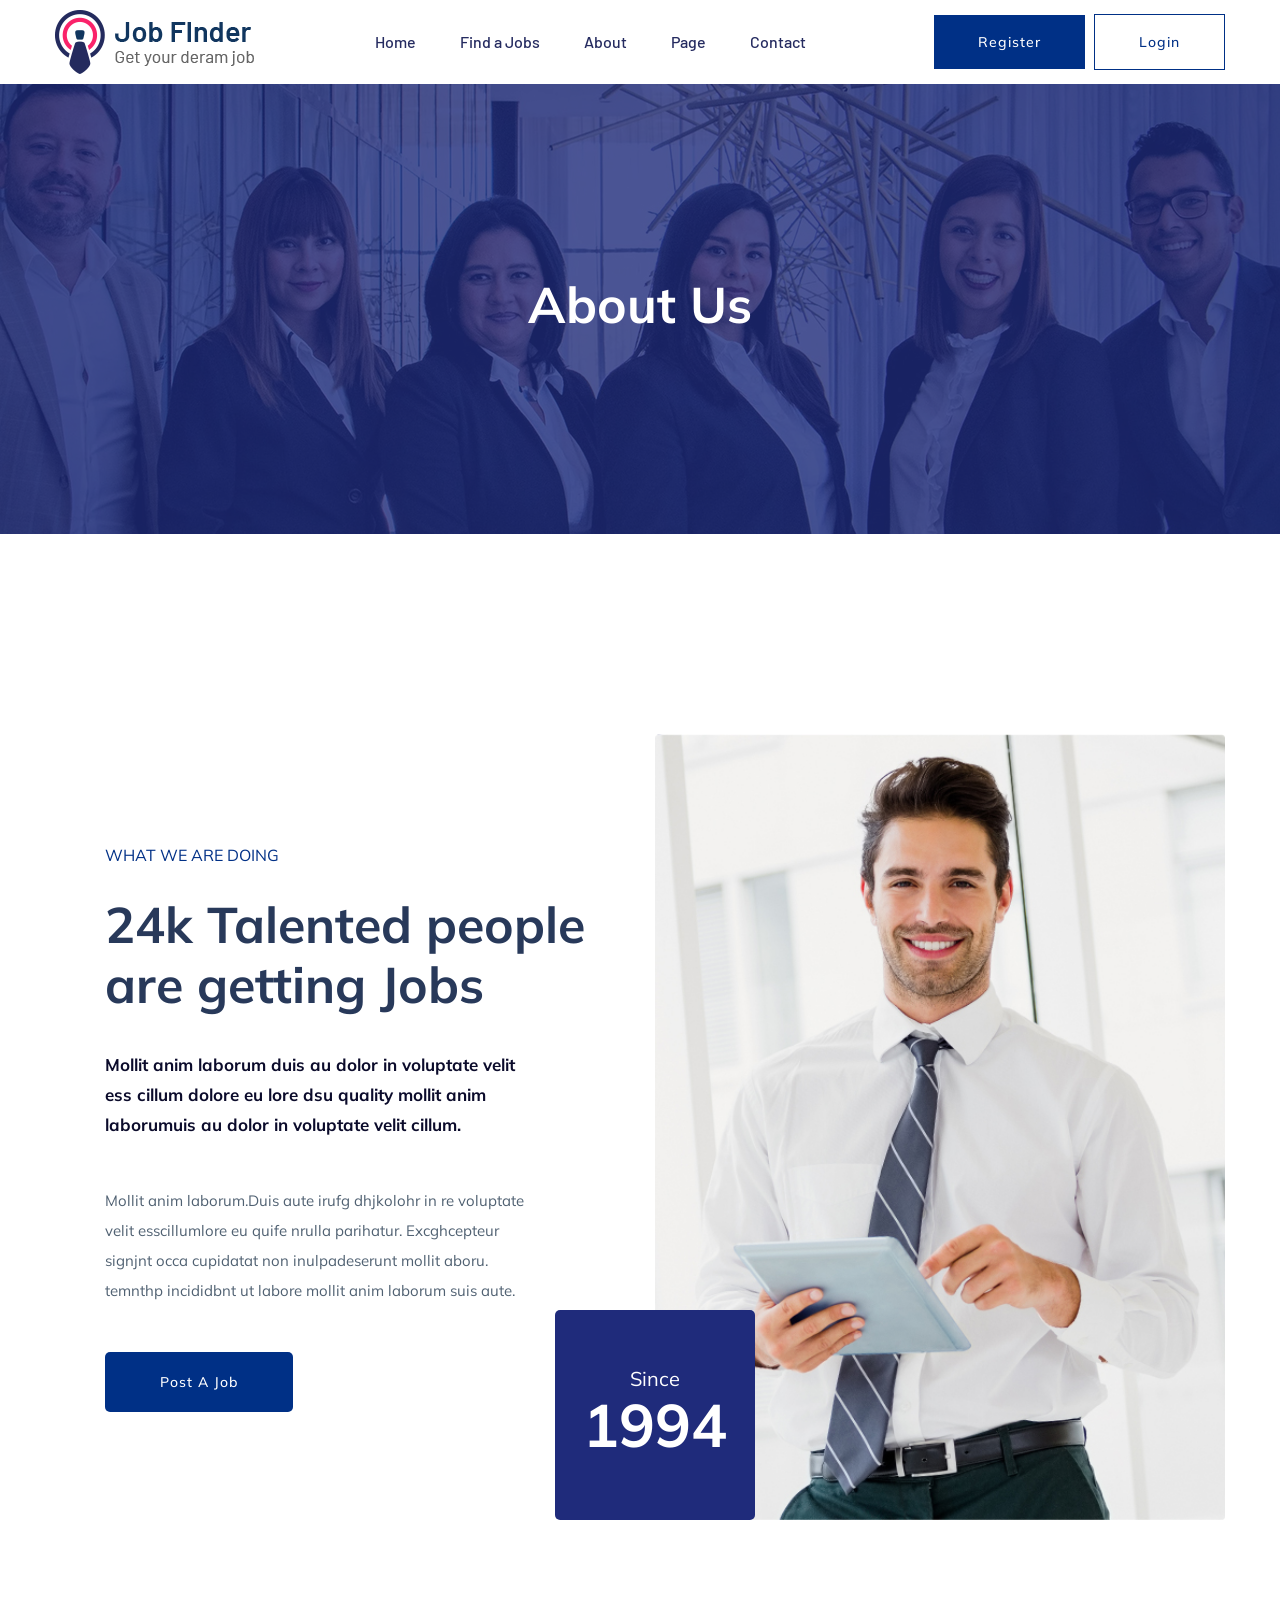
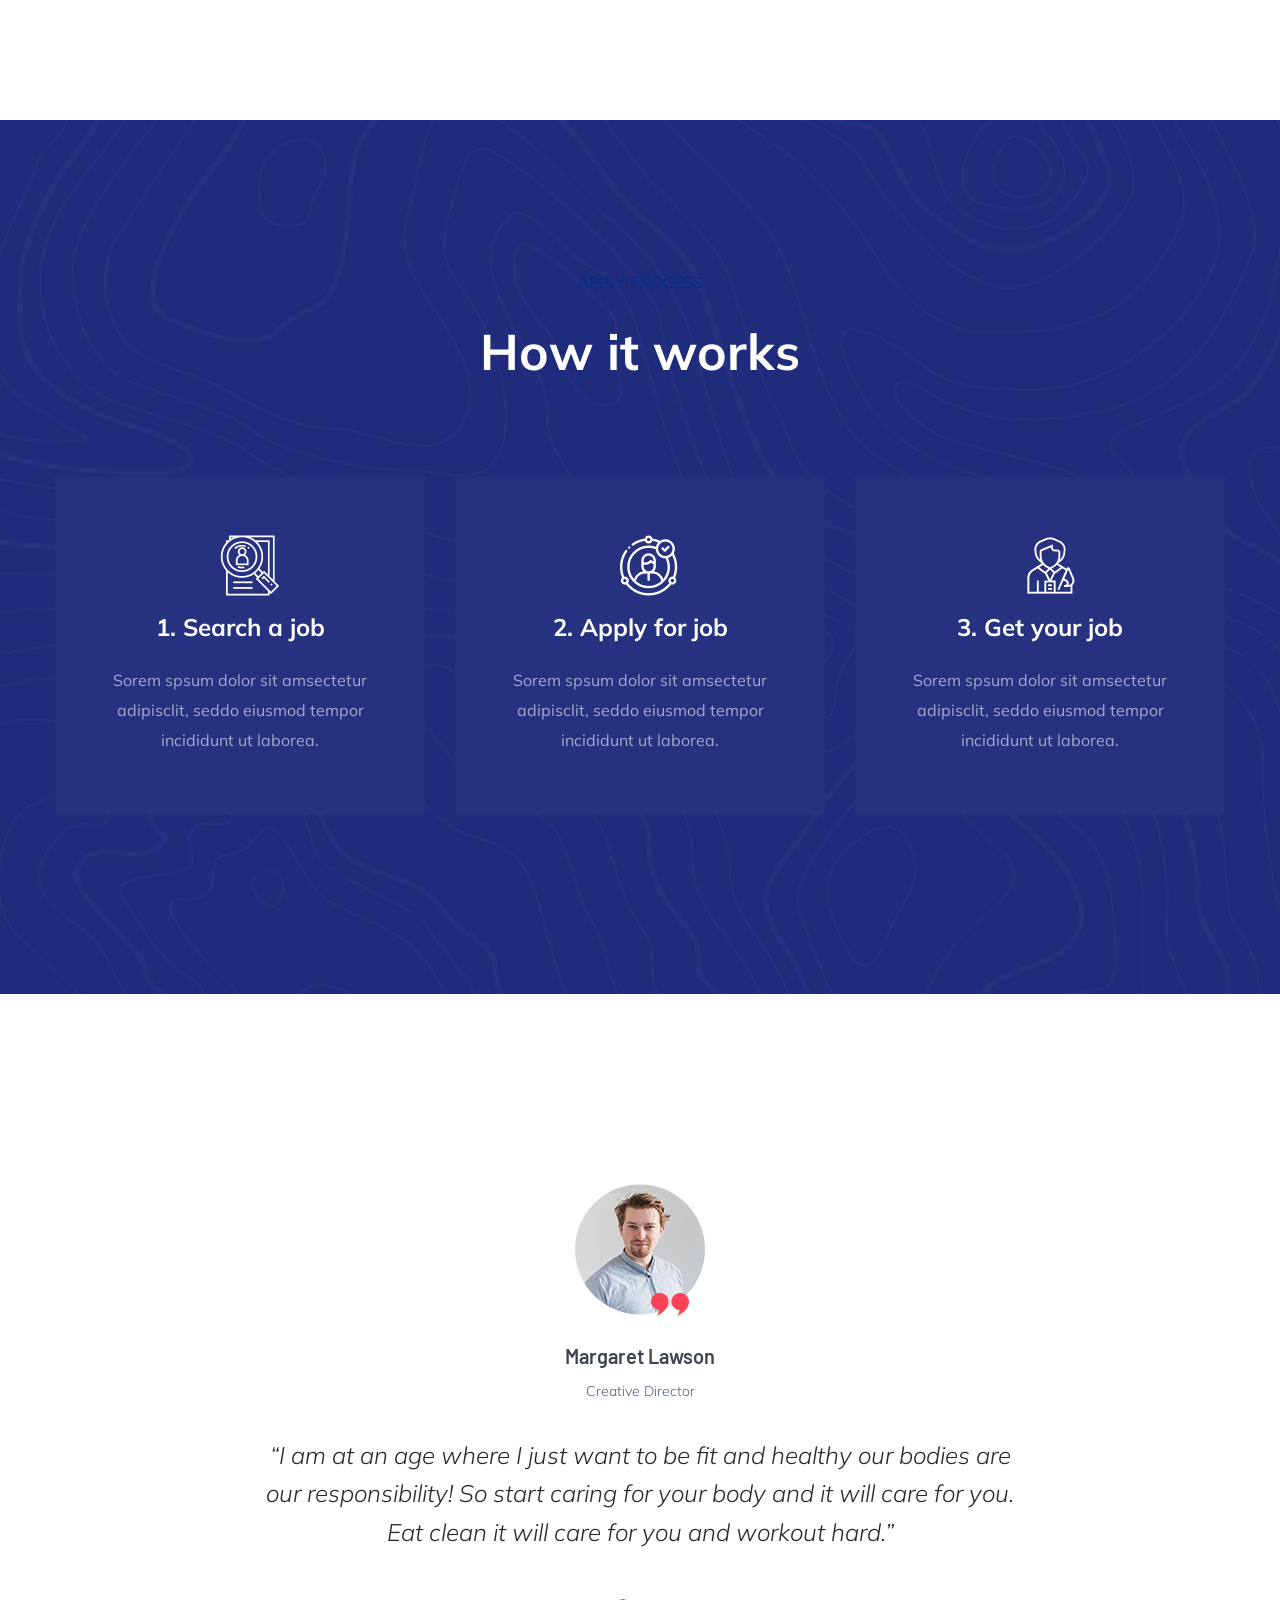
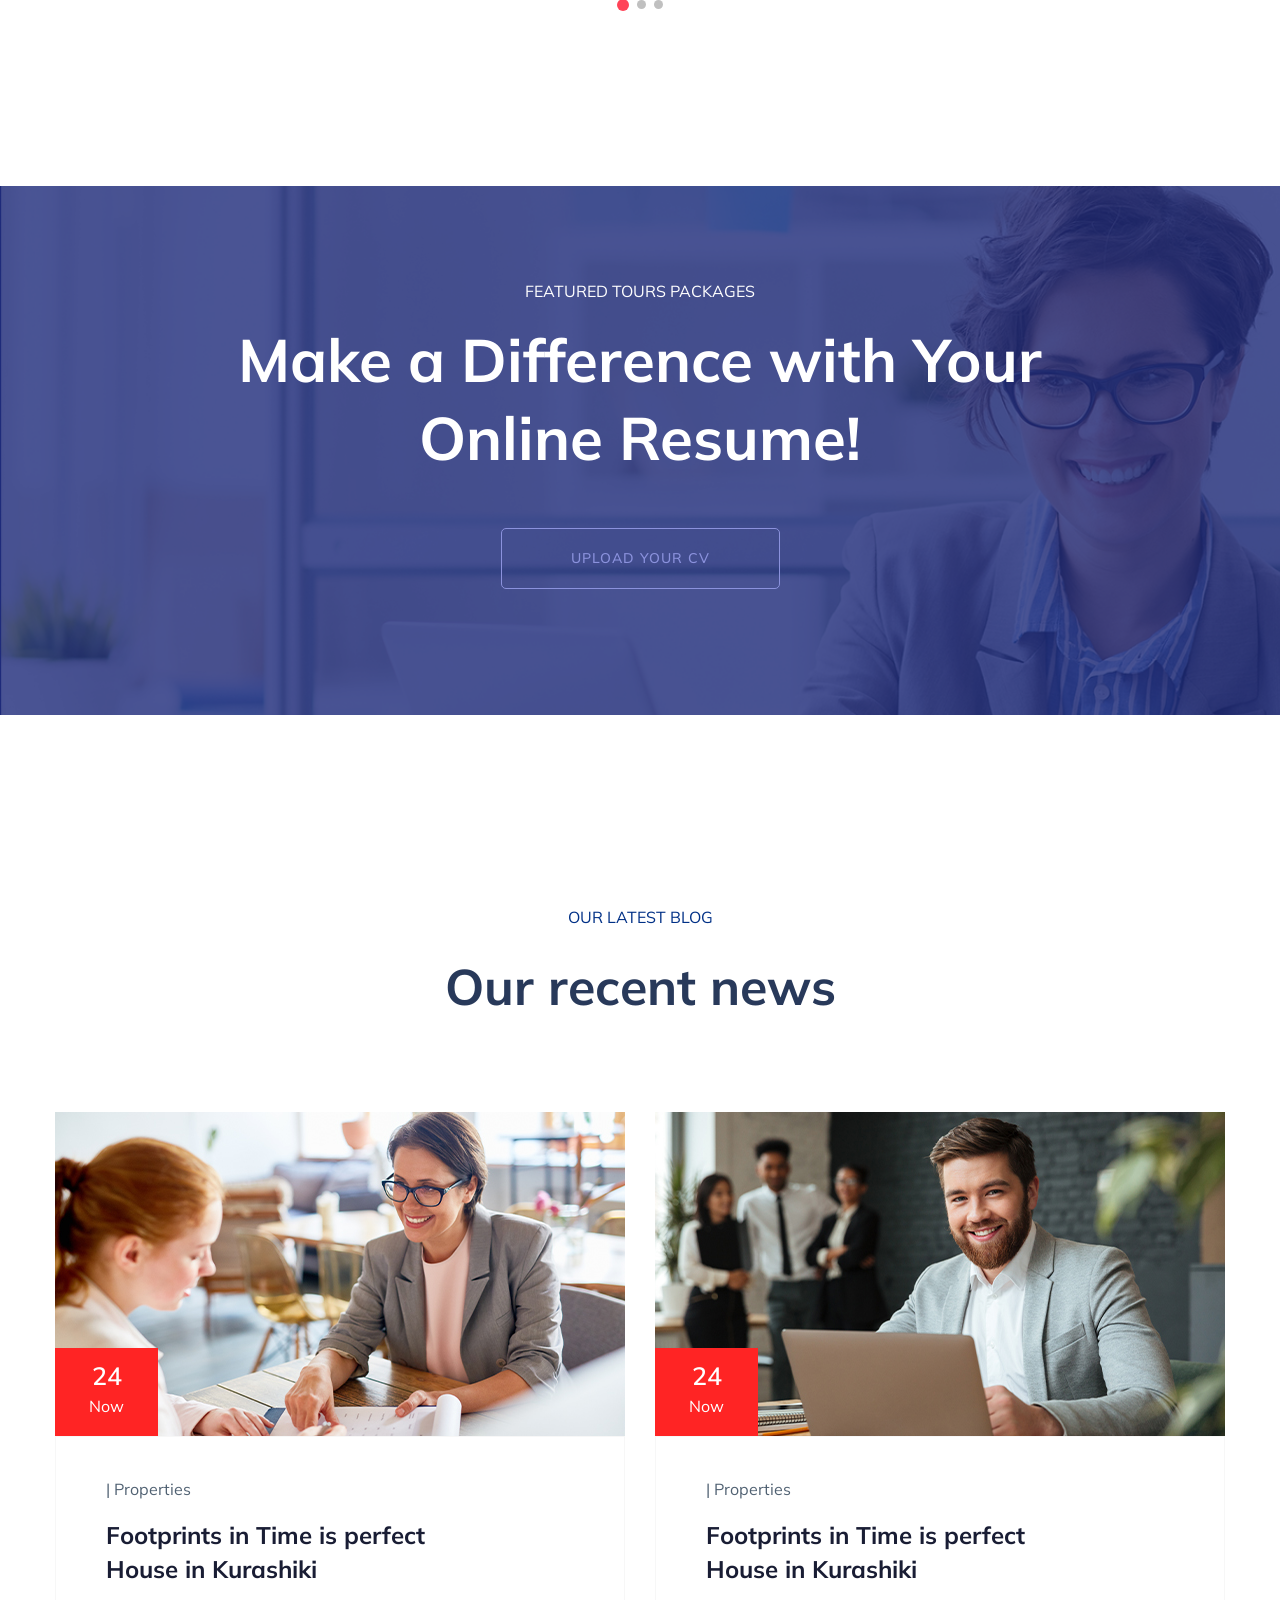
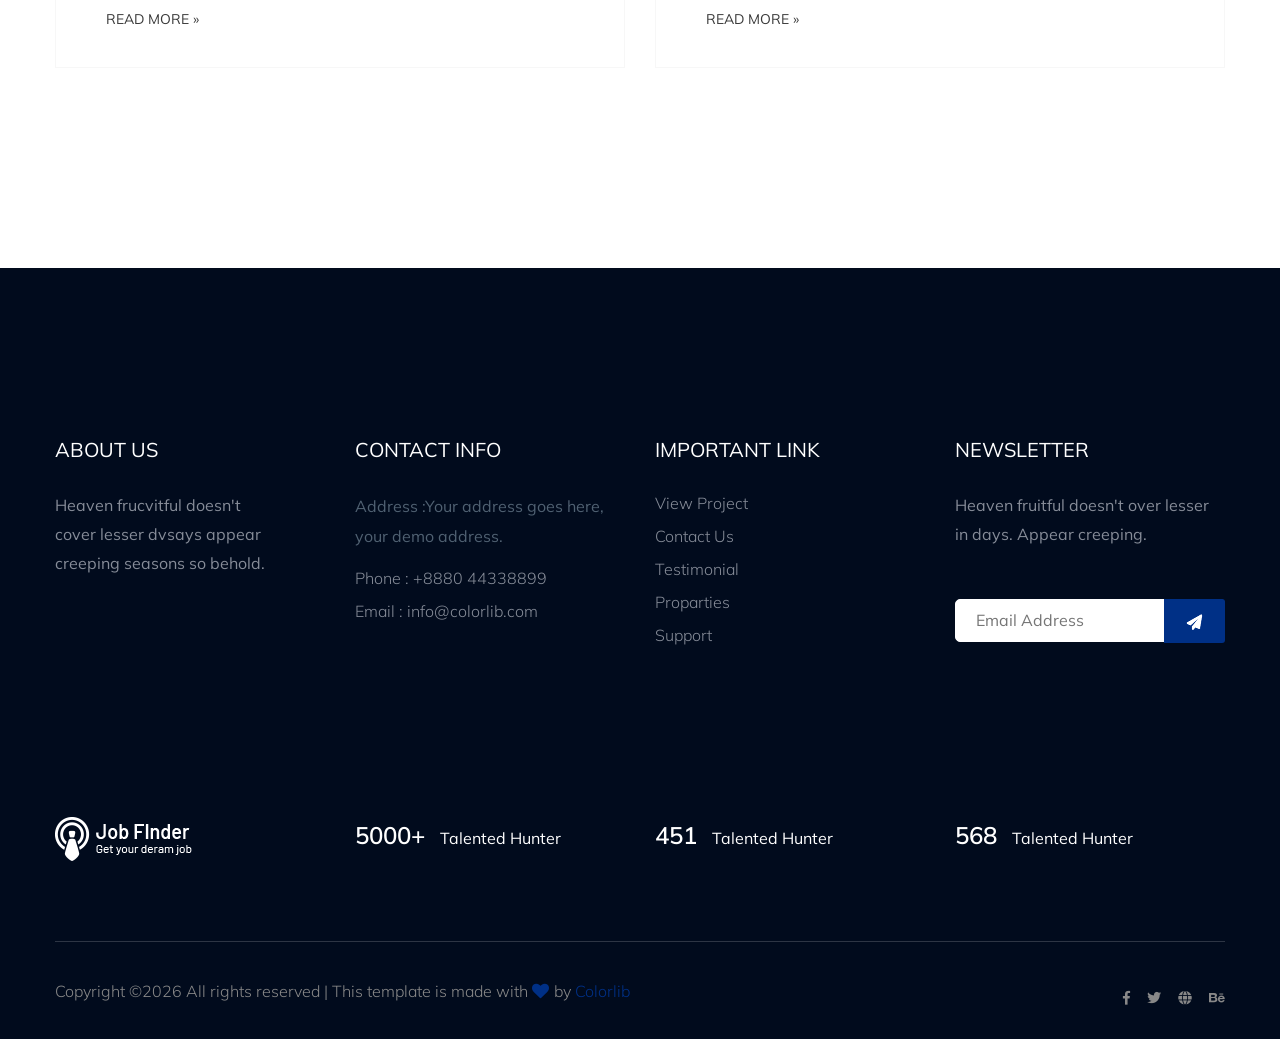
<file: BootStrap/jobfinderportal-master/jobfinderportal-master/about.html>
<!doctype html>
<html class="no-js" lang="zxx">
    <head>
        <meta charset="utf-8">
        <meta http-equiv="x-ua-compatible" content="ie=edge">
        <title>Job board HTML-5 Template </title>
        <meta name="description" content="">
        <meta name="viewport" content="width=device-width, initial-scale=1">
        <link rel="manifest" href="site.webmanifest">
		<link rel="shortcut icon" type="image/x-icon" href="assets/img/favicon.ico">

		<!-- CSS here -->
            <link rel="stylesheet" href="assets/css/bootstrap.min.css">
            <link rel="stylesheet" href="assets/css/owl.carousel.min.css">
            <link rel="stylesheet" href="assets/css/flaticon.css">
            <link rel="stylesheet" href="assets/css/price_rangs.css">
            <link rel="stylesheet" href="assets/css/slicknav.css">
            <link rel="stylesheet" href="assets/css/animate.min.css">
            <link rel="stylesheet" href="assets/css/magnific-popup.css">
            <link rel="stylesheet" href="assets/css/fontawesome-all.min.css">
            <link rel="stylesheet" href="assets/css/themify-icons.css">
            <link rel="stylesheet" href="assets/css/slick.css">
            <link rel="stylesheet" href="assets/css/nice-select.css">
            <link rel="stylesheet" href="assets/css/style.css">
   </head>

   <body>
    <!-- Preloader Start -->
    <div id="preloader-active">
        <div class="preloader d-flex align-items-center justify-content-center">
            <div class="preloader-inner position-relative">
                <div class="preloader-circle"></div>
                <div class="preloader-img pere-text">
                    <img src="assets/img/logo/logo.png" alt="">
                </div>
            </div>
        </div>
    </div>
    <!-- Preloader Start -->
    <header>
        <!-- Header Start -->
       <div class="header-area header-transparrent">
           <div class="headder-top header-sticky">
                <div class="container">
                    <div class="row align-items-center">
                        <div class="col-lg-3 col-md-2">
                            <!-- Logo -->
                            <div class="logo">
                                <a href="index.html"><img src="assets/img/logo/logo.png" alt=""></a>
                            </div>  
                        </div>
                        <div class="col-lg-9 col-md-9">
                            <div class="menu-wrapper">
                                <!-- Main-menu -->
                                <div class="main-menu">
                                    <nav class="d-none d-lg-block">
                                        <ul id="navigation">
                                            <li><a href="index.html">Home</a></li>
                                            <li><a href="job_listing.html">Find a Jobs </a></li>
                                            <li><a href="about.html">About</a></li>
                                            <li><a href="#">Page</a>
                                                <ul class="submenu">
                                                    <li><a href="blog.html">Blog</a></li>
                                                    <li><a href="single-blog.html">Blog Details</a></li>
                                                    <li><a href="elements.html">Elements</a></li>
                                                    <li><a href="job_details.html">job Details</a></li>
                                                </ul>
                                            </li>
                                            <li><a href="contact.html">Contact</a></li>
                                        </ul>
                                    </nav>
                                </div>          
                                <!-- Header-btn -->
                                <div class="header-btn d-none f-right d-lg-block">
                                    <a href="#" class="btn head-btn1">Register</a>
                                    <a href="#" class="btn head-btn2">Login</a>
                                </div>
                            </div>
                        </div>
                        <!-- Mobile Menu -->
                        <div class="col-12">
                            <div class="mobile_menu d-block d-lg-none"></div>
                        </div>
                    </div>
                </div>
           </div>
       </div>
        <!-- Header End -->
    </header>
    <main>

        <!-- Hero Area Start-->
        <div class="slider-area ">
        <div class="single-slider section-overly slider-height2 d-flex align-items-center" data-background="assets/img/hero/about.jpg">
            <div class="container">
                <div class="row">
                    <div class="col-xl-12">
                        <div class="hero-cap text-center">
                            <h2>About us</h2>
                        </div>
                    </div>
                </div>
            </div>
        </div>
        </div>
        <!-- Hero Area End -->
        <!-- Support Company Start-->
        <div class="support-company-area fix section-padding2">
            <div class="container">
                <div class="row align-items-center">
                    <div class="col-xl-6 col-lg-6">
                        <div class="right-caption">
                            <!-- Section Tittle -->
                            <div class="section-tittle section-tittle2">
                                <span>What we are doing</span>
                                <h2>24k Talented people are getting Jobs</h2>
                            </div>
                            <div class="support-caption">
                                <p class="pera-top">Mollit anim laborum duis au dolor in voluptate velit ess cillum dolore eu lore dsu quality mollit anim laborumuis au dolor in voluptate velit cillum.</p>
                                <p>Mollit anim laborum.Duis aute irufg dhjkolohr in re voluptate velit esscillumlore eu quife nrulla parihatur. Excghcepteur signjnt occa cupidatat non inulpadeserunt mollit aboru. temnthp incididbnt ut labore mollit anim laborum suis aute.</p>
                                <a href="about.html" class="btn post-btn">Post a job</a>
                            </div>
                        </div>
                    </div>
                    <div class="col-xl-6 col-lg-6">
                        <div class="support-location-img">
                            <img src="assets/img/service/support-img.jpg" alt="">
                            <div class="support-img-cap text-center">
                                <p>Since</p>
                                <span>1994</span>
                            </div>
                        </div>
                    </div>
                </div>
            </div>
        </div>
        <!-- Support Company End-->
        <!-- How  Apply Process Start-->
        <div class="apply-process-area apply-bg pt-150 pb-150" data-background="assets/img/gallery/how-applybg.png">
            <div class="container">
                <!-- Section Tittle -->
                <div class="row">
                    <div class="col-lg-12">
                        <div class="section-tittle white-text text-center">
                            <span>Apply process</span>
                            <h2> How it works</h2>
                        </div>
                    </div>
                </div>
                <!-- Apply Process Caption -->
                <div class="row">
                    <div class="col-lg-4 col-md-6">
                        <div class="single-process text-center mb-30">
                            <div class="process-ion">
                                <span class="flaticon-search"></span>
                            </div>
                            <div class="process-cap">
                                <h5>1. Search a job</h5>
                            <p>Sorem spsum dolor sit amsectetur adipisclit, seddo eiusmod tempor incididunt ut laborea.</p>
                            </div>
                        </div>
                    </div>
                    <div class="col-lg-4 col-md-6">
                        <div class="single-process text-center mb-30">
                            <div class="process-ion">
                                <span class="flaticon-curriculum-vitae"></span>
                            </div>
                            <div class="process-cap">
                                <h5>2. Apply for job</h5>
                            <p>Sorem spsum dolor sit amsectetur adipisclit, seddo eiusmod tempor incididunt ut laborea.</p>
                            </div>
                        </div>
                    </div>
                    <div class="col-lg-4 col-md-6">
                        <div class="single-process text-center mb-30">
                            <div class="process-ion">
                                <span class="flaticon-tour"></span>
                            </div>
                            <div class="process-cap">
                                <h5>3. Get your job</h5>
                            <p>Sorem spsum dolor sit amsectetur adipisclit, seddo eiusmod tempor incididunt ut laborea.</p>
                            </div>
                        </div>
                    </div>
                </div>
            </div>
        </div>
        <!-- How  Apply Process End-->
        <!-- Testimonial Start -->
        <div class="testimonial-area testimonial-padding">
            <div class="container">
                <!-- Testimonial contents -->
                <div class="row d-flex justify-content-center">
                    <div class="col-xl-8 col-lg-8 col-md-10">
                        <div class="h1-testimonial-active dot-style">
                            <!-- Single Testimonial -->
                            <div class="single-testimonial text-center">
                                <!-- Testimonial Content -->
                                <div class="testimonial-caption ">
                                    <!-- founder -->
                                    <div class="testimonial-founder  ">
                                        <div class="founder-img mb-30">
                                            <img src="assets/img/testmonial/testimonial-founder.png" alt="">
                                            <span>Margaret Lawson</span>
                                            <p>Creative Director</p>
                                        </div>
                                    </div>
                                    <div class="testimonial-top-cap">
                                        <p>“I am at an age where I just want to be fit and healthy our bodies are our responsibility! So start caring for your body and it will care for you. Eat clean it will care for you and workout hard.”</p>
                                    </div>
                                </div>
                            </div>
                            <!-- Single Testimonial -->
                            <div class="single-testimonial text-center">
                                <!-- Testimonial Content -->
                                <div class="testimonial-caption ">
                                    <!-- founder -->
                                    <div class="testimonial-founder  ">
                                        <div class="founder-img mb-30">
                                            <img src="assets/img/testmonial/testimonial-founder.png" alt="">
                                            <span>Margaret Lawson</span>
                                            <p>Creative Director</p>
                                        </div>
                                    </div>
                                    <div class="testimonial-top-cap">
                                        <p>“I am at an age where I just want to be fit and healthy our bodies are our responsibility! So start caring for your body and it will care for you. Eat clean it will care for you and workout hard.”</p>
                                    </div>
                                </div>
                            </div>
                            <!-- Single Testimonial -->
                            <div class="single-testimonial text-center">
                                <!-- Testimonial Content -->
                                <div class="testimonial-caption ">
                                    <!-- founder -->
                                    <div class="testimonial-founder  ">
                                        <div class="founder-img mb-30">
                                            <img src="assets/img/testmonial/testimonial-founder.png" alt="">
                                            <span>Margaret Lawson</span>
                                            <p>Creative Director</p>
                                        </div>
                                    </div>
                                    <div class="testimonial-top-cap">
                                        <p>“I am at an age where I just want to be fit and healthy our bodies are our responsibility! So start caring for your body and it will care for you. Eat clean it will care for you and workout hard.”</p>
                                    </div>
                                </div>
                            </div>
                        </div>
                    </div>
                </div>
            </div>
        </div>
        <!-- Testimonial End -->
        <!-- Online CV Area Start -->
        <div class="online-cv cv-bg section-overly pt-90 pb-120"  data-background="assets/img/gallery/cv_bg.jpg">
            <div class="container">
                <div class="row justify-content-center">
                    <div class="col-xl-10">
                        <div class="cv-caption text-center">
                            <p class="pera1">FEATURED TOURS Packages</p>
                            <p class="pera2"> Make a Difference with Your Online Resume!</p>
                            <a href="#" class="border-btn2 border-btn4">Upload your cv</a>
                        </div>
                    </div>
                </div>
            </div>
        </div>
        <!-- Online CV Area End-->
    
        <!-- Blog Area Start -->
        <div class="home-blog-area blog-h-padding">
            <div class="container">
                <!-- Section Tittle -->
                <div class="row">
                    <div class="col-lg-12">
                        <div class="section-tittle text-center">
                            <span>Our latest blog</span>
                            <h2>Our recent news</h2>
                        </div>
                    </div>
                </div>
                <div class="row">
                    <div class="col-xl-6 col-lg-6 col-md-6">
                        <div class="home-blog-single mb-30">
                            <div class="blog-img-cap">
                                <div class="blog-img">
                                    <img src="assets/img/blog/home-blog1.jpg" alt="">
                                    <!-- Blog date -->
                                    <div class="blog-date text-center">
                                        <span>24</span>
                                        <p>Now</p>
                                    </div>
                                </div>
                                <div class="blog-cap">
                                    <p>|   Properties</p>
                                    <h3><a href="single-blog.html">Footprints in Time is perfect House in Kurashiki</a></h3>
                                    <a href="#" class="more-btn">Read more »</a>
                                </div>
                            </div>
                        </div>
                    </div>
                    <div class="col-xl-6 col-lg-6 col-md-6">
                        <div class="home-blog-single mb-30">
                            <div class="blog-img-cap">
                                <div class="blog-img">
                                    <img src="assets/img/blog/home-blog2.jpg" alt="">
                                    <!-- Blog date -->
                                    <div class="blog-date text-center">
                                        <span>24</span>
                                        <p>Now</p>
                                    </div>
                                </div>
                                <div class="blog-cap">
                                    <p>|   Properties</p>
                                    <h3><a href="single-blog.html">Footprints in Time is perfect House in Kurashiki</a></h3>
                                    <a href="#" class="more-btn">Read more »</a>
                                </div>
                            </div>
                        </div>
                    </div>
                </div>
            </div>
        </div>
        <!-- Blog Area End -->

    </main>
    <footer>
        <!-- Footer Start-->
        <div class="footer-area footer-bg footer-padding">
            <div class="container">
                <div class="row d-flex justify-content-between">
                    <div class="col-xl-3 col-lg-3 col-md-4 col-sm-6">
                       <div class="single-footer-caption mb-50">
                         <div class="single-footer-caption mb-30">
                             <div class="footer-tittle">
                                 <h4>About Us</h4>
                                 <div class="footer-pera">
                                     <p>Heaven frucvitful doesn't cover lesser dvsays appear creeping seasons so behold.</p>
                                </div>
                             </div>
                         </div>

                       </div>
                    </div>
                    <div class="col-xl-3 col-lg-3 col-md-4 col-sm-5">
                        <div class="single-footer-caption mb-50">
                            <div class="footer-tittle">
                                <h4>Contact Info</h4>
                                <ul>
                                    <li>
                                    <p>Address :Your address goes
                                        here, your demo address.</p>
                                    </li>
                                    <li><a href="#">Phone : +8880 44338899</a></li>
                                    <li><a href="#">Email : info@colorlib.com</a></li>
                                </ul>
                            </div>

                        </div>
                    </div>
                    <div class="col-xl-3 col-lg-3 col-md-4 col-sm-5">
                        <div class="single-footer-caption mb-50">
                            <div class="footer-tittle">
                                <h4>Important Link</h4>
                                <ul>
                                    <li><a href="#"> View Project</a></li>
                                    <li><a href="#">Contact Us</a></li>
                                    <li><a href="#">Testimonial</a></li>
                                    <li><a href="#">Proparties</a></li>
                                    <li><a href="#">Support</a></li>
                                </ul>
                            </div>
                        </div>
                    </div>
                    <div class="col-xl-3 col-lg-3 col-md-4 col-sm-5">
                        <div class="single-footer-caption mb-50">
                            <div class="footer-tittle">
                                <h4>Newsletter</h4>
                                <div class="footer-pera footer-pera2">
                                 <p>Heaven fruitful doesn't over lesser in days. Appear creeping.</p>
                             </div>
                             <!-- Form -->
                             <div class="footer-form" >
                                 <div id="mc_embed_signup">
                                     <form target="_blank" action="https://spondonit.us12.list-manage.com/subscribe/post?u=1462626880ade1ac87bd9c93a&amp;id=92a4423d01"
                                     method="get" class="subscribe_form relative mail_part">
                                         <input type="email" name="email" id="newsletter-form-email" placeholder="Email Address"
                                         class="placeholder hide-on-focus" onfocus="this.placeholder = ''"
                                         onblur="this.placeholder = ' Email Address '">
                                         <div class="form-icon">
                                             <button type="submit" name="submit" id="newsletter-submit"
                                             class="email_icon newsletter-submit button-contactForm"><img src="assets/img/icon/form.png" alt=""></button>
                                         </div>
                                         <div class="mt-10 info"></div>
                                     </form>
                                 </div>
                             </div>
                            </div>
                        </div>
                    </div>
                </div>
               <!--  -->
               <div class="row footer-wejed justify-content-between">
                       <div class="col-xl-3 col-lg-3 col-md-4 col-sm-6">
                          <!-- logo -->
                          <div class="footer-logo mb-20">
                            <a href="index.html"><img src="assets/img/logo/logo2_footer.png" alt=""></a>
                          </div>
                       </div>
                       <div class="col-xl-3 col-lg-3 col-md-4 col-sm-5">
                        <div class="footer-tittle-bottom">
                            <span>5000+</span>
                            <p>Talented Hunter</p>
                        </div>
                       </div>
                       <div class="col-xl-3 col-lg-3 col-md-4 col-sm-5">
                            <div class="footer-tittle-bottom">
                                <span>451</span>
                                <p>Talented Hunter</p>
                            </div>
                       </div>
                       <div class="col-xl-3 col-lg-3 col-md-4 col-sm-5">
                            <!-- Footer Bottom Tittle -->
                            <div class="footer-tittle-bottom">
                                <span>568</span>
                                <p>Talented Hunter</p>
                            </div>
                       </div>
               </div>
            </div>
        </div>
        <!-- footer-bottom area -->
        <div class="footer-bottom-area footer-bg">
            <div class="container">
                <div class="footer-border">
                     <div class="row d-flex justify-content-between align-items-center">
                         <div class="col-xl-10 col-lg-10 ">
                             <div class="footer-copy-right">
                                 <p><!-- Link back to Colorlib can't be removed. Template is licensed under CC BY 3.0. -->
  Copyright &copy;<script>document.write(new Date().getFullYear());</script> All rights reserved | This template is made with <i class="fa fa-heart" aria-hidden="true"></i> by <a href="https://colorlib.com" target="_blank">Colorlib</a>
  <!-- Link back to Colorlib can't be removed. Template is licensed under CC BY 3.0. --></p>
                             </div>
                         </div>
                         <div class="col-xl-2 col-lg-2">
                             <div class="footer-social f-right">
                                 <a href="#"><i class="fab fa-facebook-f"></i></a>
                                 <a href="#"><i class="fab fa-twitter"></i></a>
                                 <a href="#"><i class="fas fa-globe"></i></a>
                                 <a href="#"><i class="fab fa-behance"></i></a>
                             </div>
                         </div>
                     </div>
                </div>
            </div>
        </div>
        <!-- Footer End-->
    </footer>

	<!-- JS here -->
	
		<!-- All JS Custom Plugins Link Here here -->
        <script src="./assets/js/vendor/modernizr-3.5.0.min.js"></script>
		<!-- Jquery, Popper, Bootstrap -->
		<script src="./assets/js/vendor/jquery-1.12.4.min.js"></script>
        <script src="./assets/js/popper.min.js"></script>
        <script src="./assets/js/bootstrap.min.js"></script>
	    <!-- Jquery Mobile Menu -->
        <script src="./assets/js/jquery.slicknav.min.js"></script>

		<!-- Jquery Slick , Owl-Carousel Plugins -->
        <script src="./assets/js/owl.carousel.min.js"></script>
        <script src="./assets/js/slick.min.js"></script>
        <script src="./assets/js/price_rangs.js"></script>
		<!-- One Page, Animated-HeadLin -->
        <script src="./assets/js/wow.min.js"></script>
		<script src="./assets/js/animated.headline.js"></script>
        <script src="./assets/js/jquery.magnific-popup.js"></script>

		<!-- Scrollup, nice-select, sticky -->
        <script src="./assets/js/jquery.scrollUp.min.js"></script>
        <script src="./assets/js/jquery.nice-select.min.js"></script>
		<script src="./assets/js/jquery.sticky.js"></script>
        
        <!-- contact js -->
        <script src="./assets/js/contact.js"></script>
        <script src="./assets/js/jquery.form.js"></script>
        <script src="./assets/js/jquery.validate.min.js"></script>
        <script src="./assets/js/mail-script.js"></script>
        <script src="./assets/js/jquery.ajaxchimp.min.js"></script>
        
		<!-- Jquery Plugins, main Jquery -->	
        <script src="./assets/js/plugins.js"></script>
        <script src="./assets/js/main.js"></script>
        
    </body>
</html>
</file>
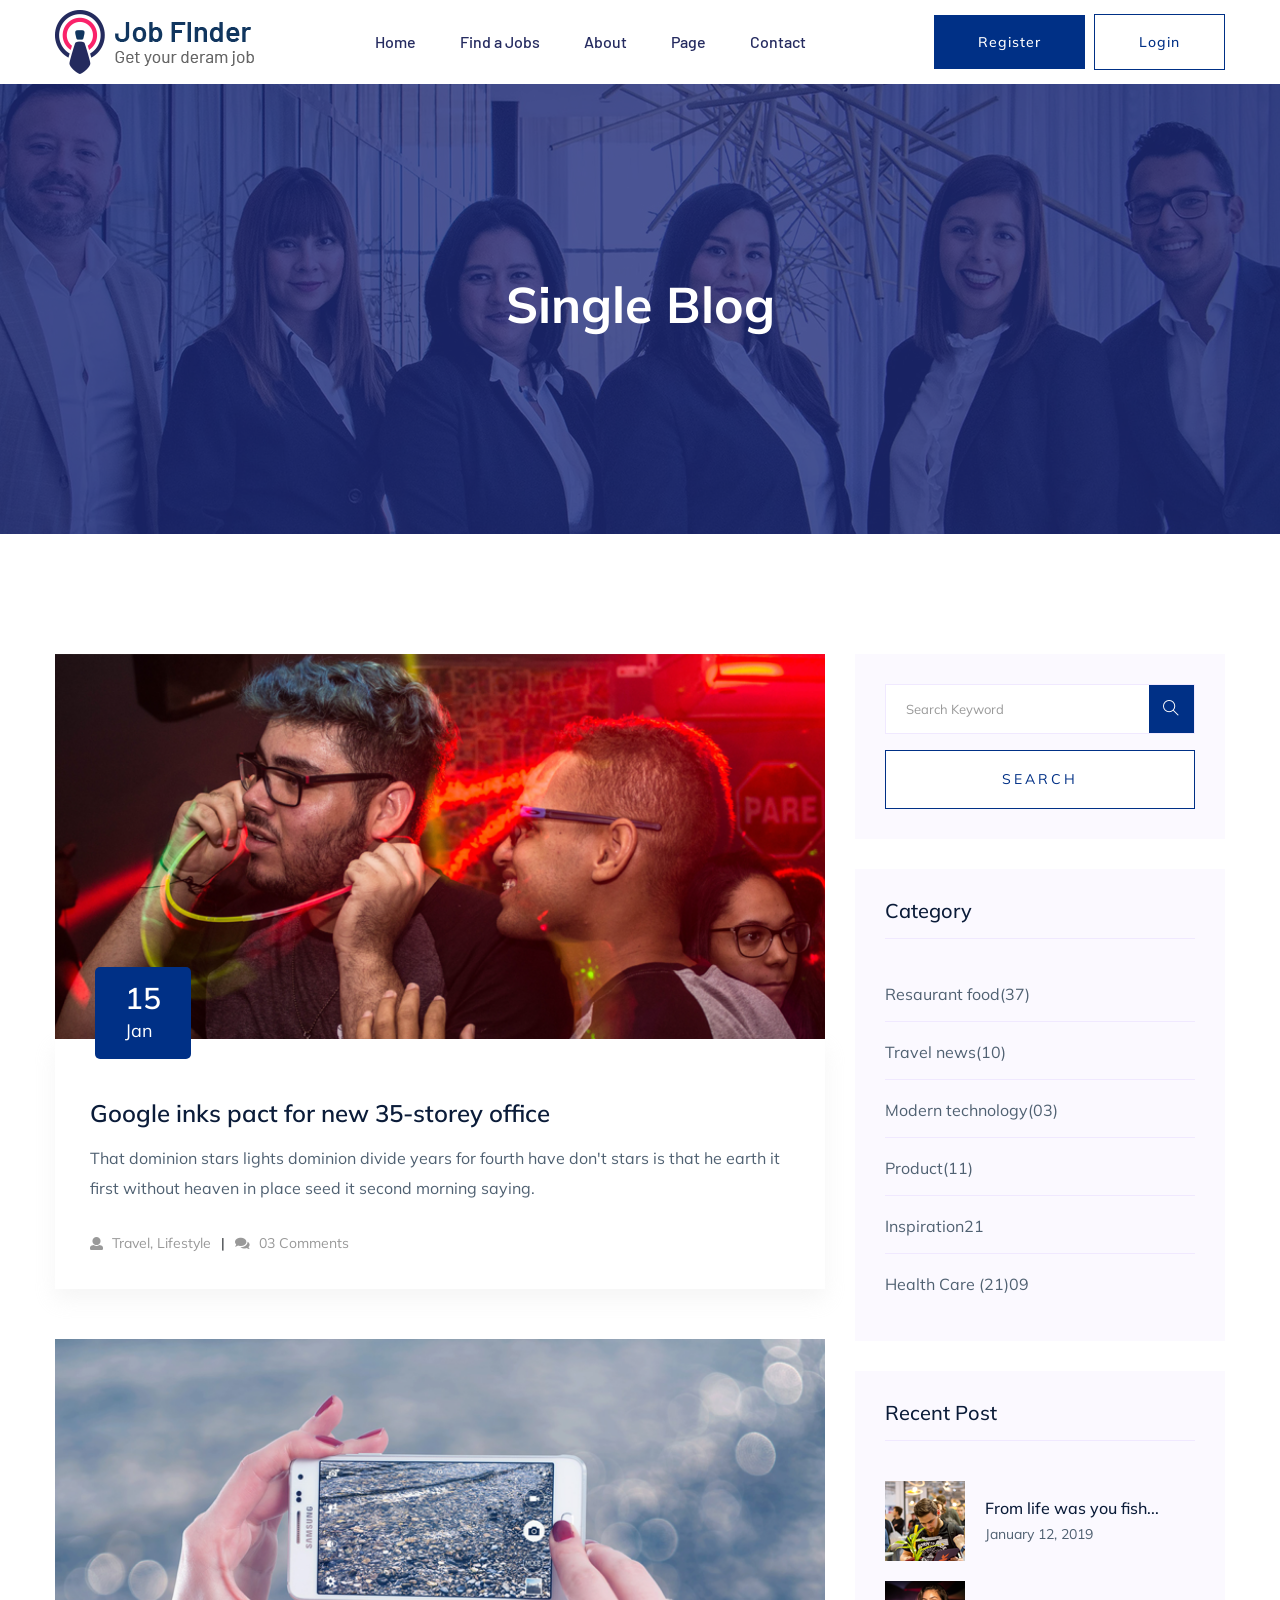
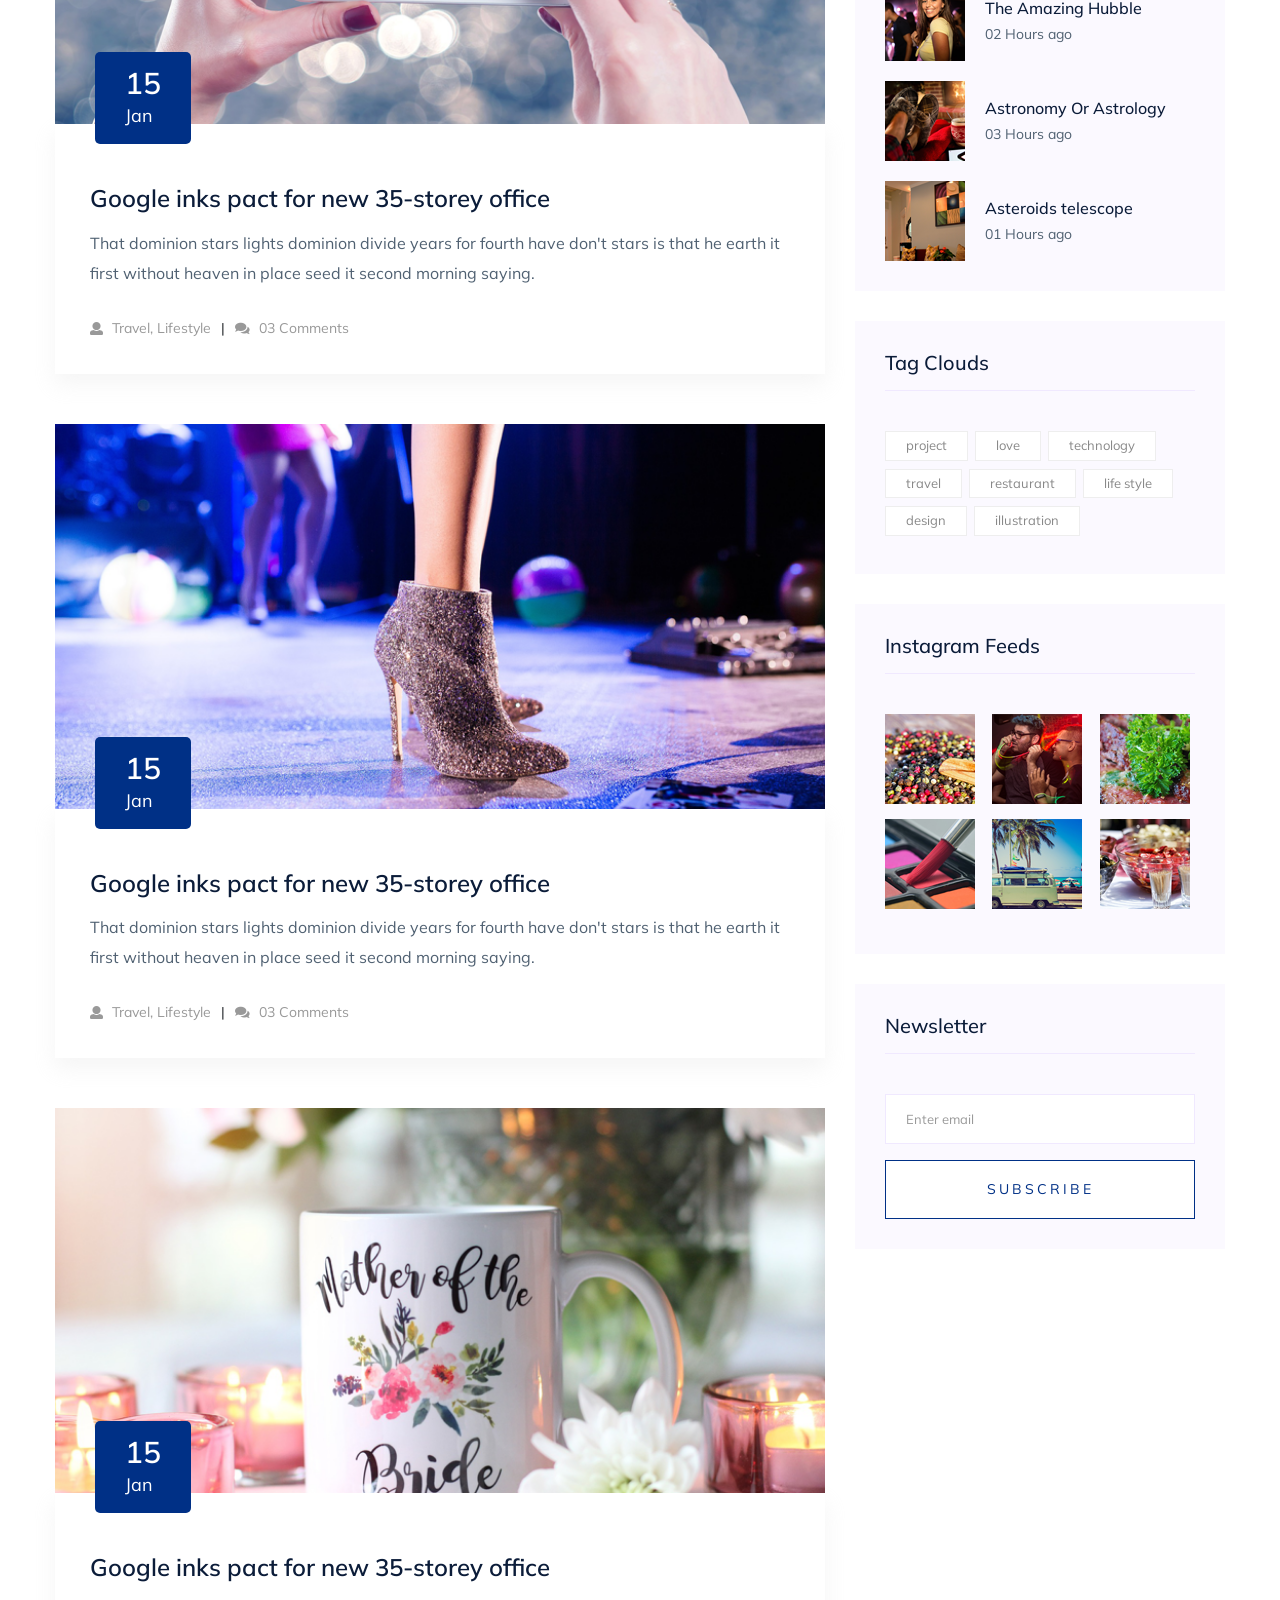
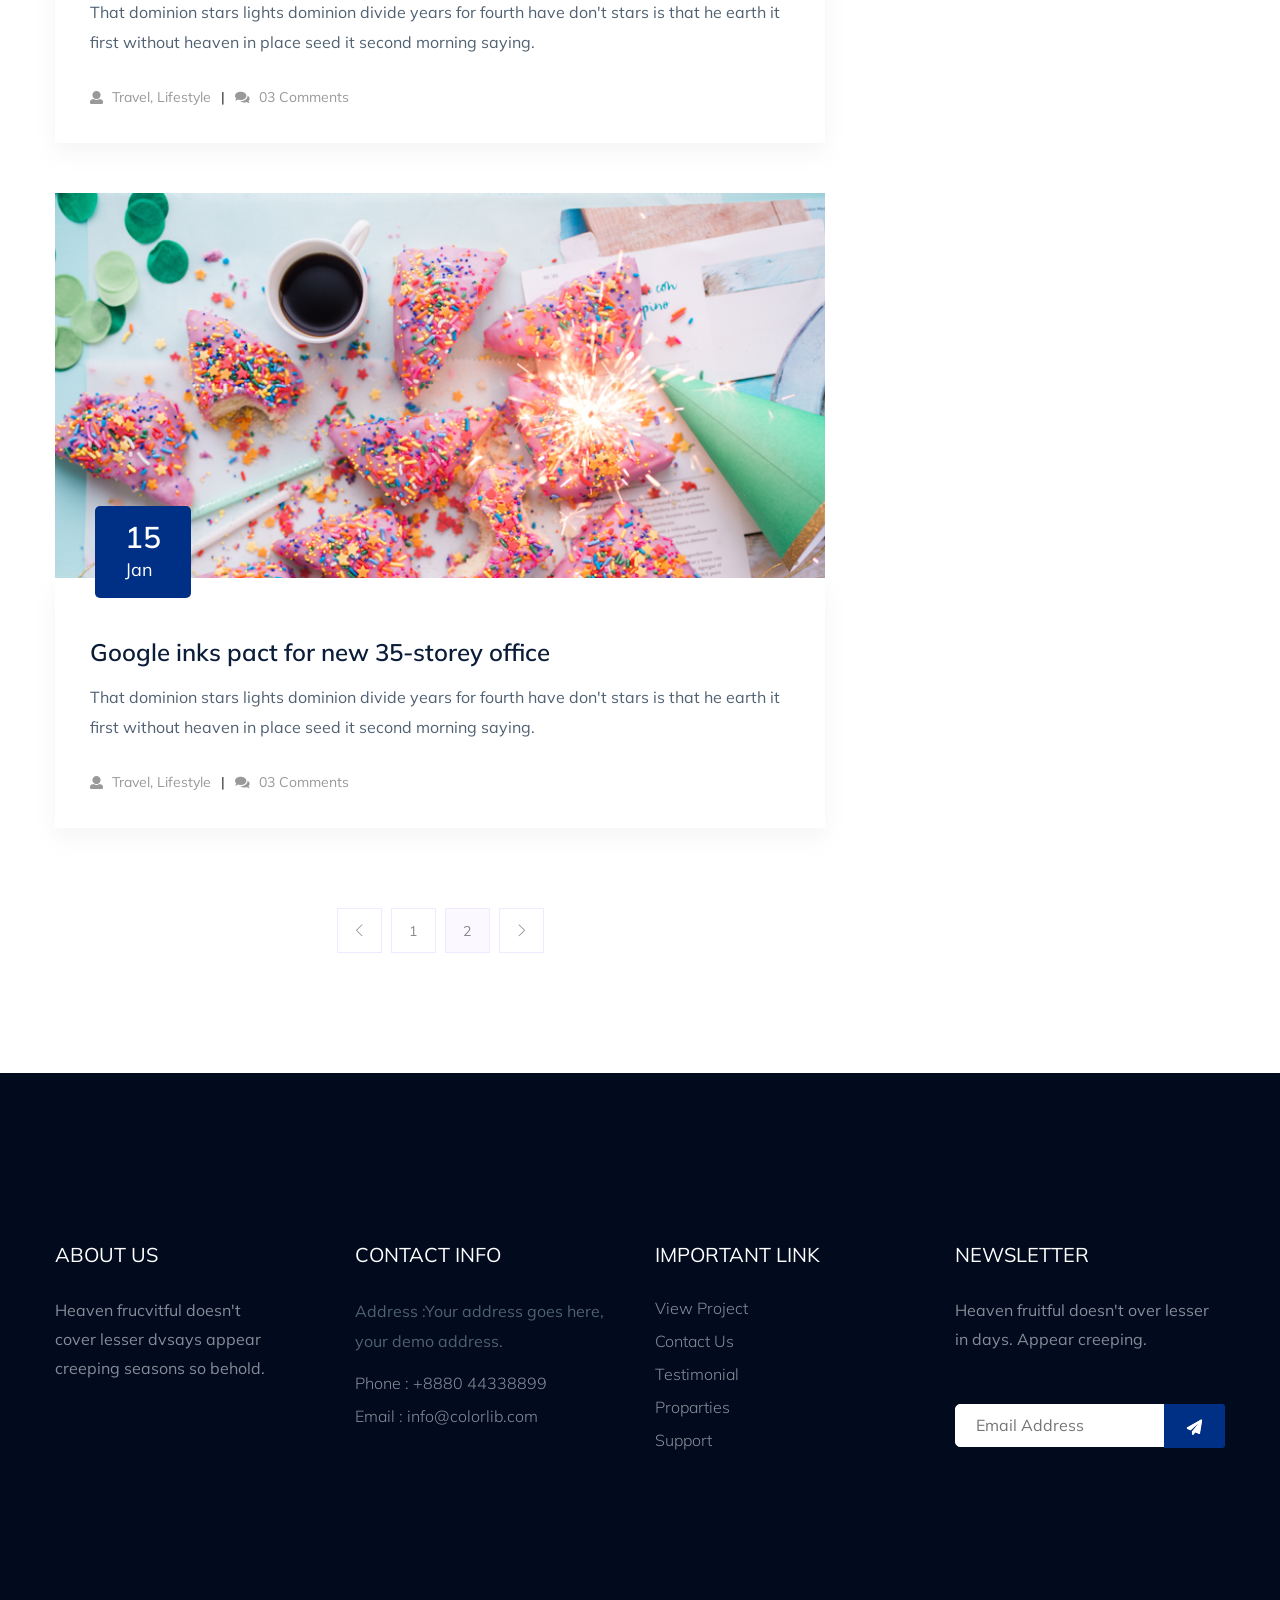
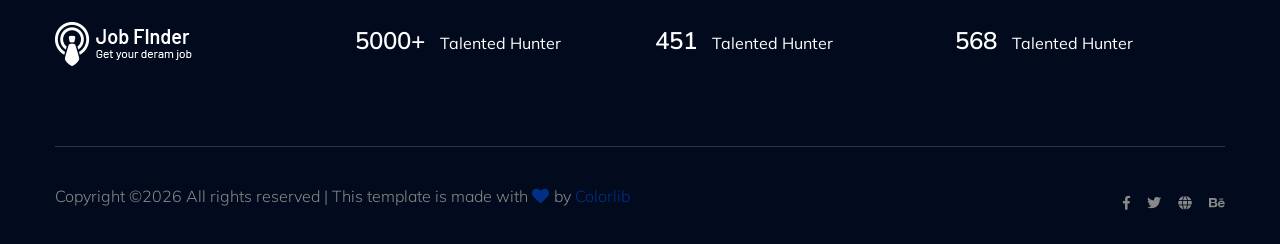
<file: BootStrap/jobfinderportal-master/jobfinderportal-master/blog.html>
<!doctype html>
<html class="no-js" lang="zxx">

<head>
    <meta charset="utf-8">
    <meta http-equiv="x-ua-compatible" content="ie=edge">
     <title>Job board HTML-5 Template </title>
    <meta name="description" content="">
    <meta name="viewport" content="width=device-width, initial-scale=1">
    <link rel="shortcut icon" type="image/x-icon" href="assets/img/favicon.png">
    
    <!-- CSS here -->
    <link rel="stylesheet" href="assets/css/bootstrap.min.css">
    <link rel="stylesheet" href="assets/css/owl.carousel.min.css">
    <link rel="stylesheet" href="assets/css/slicknav.css">
    <link rel="stylesheet" href="assets/css/animate.min.css">
    <link rel="stylesheet" href="assets/css/price_rangs.css">
    <link rel="stylesheet" href="assets/css/magnific-popup.css">
    <link rel="stylesheet" href="assets/css/fontawesome-all.min.css">
    <link rel="stylesheet" href="assets/css/themify-icons.css">
    <link rel="stylesheet" href="assets/css/themify-icons.css">
    <link rel="stylesheet" href="assets/css/slick.css">
    <link rel="stylesheet" href="assets/css/nice-select.css">
    <link rel="stylesheet" href="assets/css/style.css">
    <link rel="stylesheet" href="assets/css/responsive.css">
</head>

<body>
    <!-- Preloader Start -->
    <div id="preloader-active">
        <div class="preloader d-flex align-items-center justify-content-center">
            <div class="preloader-inner position-relative">
                <div class="preloader-circle"></div>
                <div class="preloader-img pere-text">
                    <img src="assets/img/logo/logo.png" alt="">
                </div>
            </div>
        </div>
    </div>
    <!-- Preloader Start-->
    <header>
        <!-- Header Start -->
        <div class="header-area header-transparrent">
            <div class="headder-top header-sticky">
                <div class="container">
                    <div class="row align-items-center">
                        <div class="col-lg-3 col-md-2">
                            <!-- Logo -->
                            <div class="logo">
                                <a href="index.html"><img src="assets/img/logo/logo.png" alt=""></a>
                            </div>  
                        </div>
                        <div class="col-lg-9 col-md-9">
                            <div class="menu-wrapper">
                                <!-- Main-menu -->
                                <div class="main-menu">
                                    <nav class="d-none d-lg-block">
                                        <ul id="navigation">
                                            <li><a href="index.html">Home</a></li>
                                            <li><a href="job_listing.html">Find a Jobs </a></li>
                                            <li><a href="about.html">About</a></li>
                                            <li><a href="#">Page</a>
                                                <ul class="submenu">
                                                    <li><a href="blog.html">Blog</a></li>
                                                    <li><a href="single-blog.html">Blog Details</a></li>
                                                    <li><a href="elements.html">Elements</a></li>
                                                    <li><a href="job_details.html">job Details</a></li>
                                                </ul>
                                            </li>
                                            <li><a href="contact.html">Contact</a></li>
                                        </ul>
                                    </nav>
                                </div>          
                                <!-- Header-btn -->
                                <div class="header-btn d-none f-right d-lg-block">
                                    <a href="#" class="btn head-btn1">Register</a>
                                    <a href="#" class="btn head-btn2">Login</a>
                                </div>
                            </div>
                        </div>
                        <!-- Mobile Menu -->
                        <div class="col-12">
                            <div class="mobile_menu d-block d-lg-none"></div>
                        </div>
                    </div>
                </div>
            </div>
        </div>
        <!-- Header End -->
    </header>
    <!-- Hero Area Start-->
    <div class="slider-area ">
        <div class="single-slider section-overly slider-height2 d-flex align-items-center" data-background="assets/img/hero/about.jpg">
            <div class="container">
                <div class="row">
                    <div class="col-xl-12">
                        <div class="hero-cap text-center">
                            <h2>Single Blog</h2>
                        </div>
                    </div>
                </div>
            </div>
        </div>
    </div>
    <!-- Hero Area End -->
    <!--================Blog Area =================-->
    <section class="blog_area section-padding">
        <div class="container">
            <div class="row">
                <div class="col-lg-8 mb-5 mb-lg-0">
                    <div class="blog_left_sidebar">
                        <article class="blog_item">
                            <div class="blog_item_img">
                                <img class="card-img rounded-0" src="assets/img/blog/single_blog_1.png" alt="">
                                <a href="#" class="blog_item_date">
                                    <h3>15</h3>
                                    <p>Jan</p>
                                </a>
                            </div>

                            <div class="blog_details">
                                <a class="d-inline-block" href="single-blog.html">
                                    <h2>Google inks pact for new 35-storey office</h2>
                                </a>
                                <p>That dominion stars lights dominion divide years for fourth have don't stars is that
                                    he earth it first without heaven in place seed it second morning saying.</p>
                                <ul class="blog-info-link">
                                    <li><a href="#"><i class="fa fa-user"></i> Travel, Lifestyle</a></li>
                                    <li><a href="#"><i class="fa fa-comments"></i> 03 Comments</a></li>
                                </ul>
                            </div>
                        </article>

                        <article class="blog_item">
                            <div class="blog_item_img">
                                <img class="card-img rounded-0" src="assets/img/blog/single_blog_2.png" alt="">
                                <a href="#" class="blog_item_date">
                                    <h3>15</h3>
                                    <p>Jan</p>
                                </a>
                            </div>

                            <div class="blog_details">
                                <a class="d-inline-block" href="single-blog.html">
                                    <h2>Google inks pact for new 35-storey office</h2>
                                </a>
                                <p>That dominion stars lights dominion divide years for fourth have don't stars is that
                                    he earth it first without heaven in place seed it second morning saying.</p>
                                <ul class="blog-info-link">
                                    <li><a href="#"><i class="fa fa-user"></i> Travel, Lifestyle</a></li>
                                    <li><a href="#"><i class="fa fa-comments"></i> 03 Comments</a></li>
                                </ul>
                            </div>
                        </article>

                        <article class="blog_item">
                            <div class="blog_item_img">
                                <img class="card-img rounded-0" src="assets/img/blog/single_blog_3.png" alt="">
                                <a href="#" class="blog_item_date">
                                    <h3>15</h3>
                                    <p>Jan</p>
                                </a>
                            </div>

                            <div class="blog_details">
                                <a class="d-inline-block" href="single-blog.html">
                                    <h2>Google inks pact for new 35-storey office</h2>
                                </a>
                                <p>That dominion stars lights dominion divide years for fourth have don't stars is that
                                    he earth it first without heaven in place seed it second morning saying.</p>
                                <ul class="blog-info-link">
                                    <li><a href="#"><i class="fa fa-user"></i> Travel, Lifestyle</a></li>
                                    <li><a href="#"><i class="fa fa-comments"></i> 03 Comments</a></li>
                                </ul>
                            </div>
                        </article>

                        <article class="blog_item">
                            <div class="blog_item_img">
                                <img class="card-img rounded-0" src="assets/img/blog/single_blog_4.png" alt="">
                                <a href="#" class="blog_item_date">
                                    <h3>15</h3>
                                    <p>Jan</p>
                                </a>
                            </div>

                            <div class="blog_details">
                                <a class="d-inline-block" href="single-blog.html">
                                    <h2>Google inks pact for new 35-storey office</h2>
                                </a>
                                <p>That dominion stars lights dominion divide years for fourth have don't stars is that
                                    he earth it first without heaven in place seed it second morning saying.</p>
                                <ul class="blog-info-link">
                                    <li><a href="#"><i class="fa fa-user"></i> Travel, Lifestyle</a></li>
                                    <li><a href="#"><i class="fa fa-comments"></i> 03 Comments</a></li>
                                </ul>
                            </div>
                        </article>

                        <article class="blog_item">
                            <div class="blog_item_img">
                                <img class="card-img rounded-0" src="assets/img/blog/single_blog_5.png" alt="">
                                <a href="#" class="blog_item_date">
                                    <h3>15</h3>
                                    <p>Jan</p>
                                </a>
                            </div>

                            <div class="blog_details">
                                <a class="d-inline-block" href="single-blog.html">
                                    <h2>Google inks pact for new 35-storey office</h2>
                                </a>
                                <p>That dominion stars lights dominion divide years for fourth have don't stars is that
                                    he earth it first without heaven in place seed it second morning saying.</p>
                                <ul class="blog-info-link">
                                    <li><a href="#"><i class="fa fa-user"></i> Travel, Lifestyle</a></li>
                                    <li><a href="#"><i class="fa fa-comments"></i> 03 Comments</a></li>
                                </ul>
                            </div>
                        </article>

                        <nav class="blog-pagination justify-content-center d-flex">
                            <ul class="pagination">
                                <li class="page-item">
                                    <a href="#" class="page-link" aria-label="Previous">
                                        <i class="ti-angle-left"></i>
                                    </a>
                                </li>
                                <li class="page-item">
                                    <a href="#" class="page-link">1</a>
                                </li>
                                <li class="page-item active">
                                    <a href="#" class="page-link">2</a>
                                </li>
                                <li class="page-item">
                                    <a href="#" class="page-link" aria-label="Next">
                                        <i class="ti-angle-right"></i>
                                    </a>
                                </li>
                            </ul>
                        </nav>
                    </div>
                </div>
                <div class="col-lg-4">
                    <div class="blog_right_sidebar">
                        <aside class="single_sidebar_widget search_widget">
                            <form action="#">
                                <div class="form-group">
                                    <div class="input-group mb-3">
                                        <input type="text" class="form-control" placeholder='Search Keyword'
                                            onfocus="this.placeholder = ''"
                                            onblur="this.placeholder = 'Search Keyword'">
                                        <div class="input-group-append">
                                            <button class="btns" type="button"><i class="ti-search"></i></button>
                                        </div>
                                    </div>
                                </div>
                                <button class="button rounded-0 primary-bg text-white w-100 btn_1 boxed-btn"
                                    type="submit">Search</button>
                            </form>
                        </aside>

                        <aside class="single_sidebar_widget post_category_widget">
                            <h4 class="widget_title">Category</h4>
                            <ul class="list cat-list">
                                <li>
                                    <a href="#" class="d-flex">
                                        <p>Resaurant food</p>
                                        <p>(37)</p>
                                    </a>
                                </li>
                                <li>
                                    <a href="#" class="d-flex">
                                        <p>Travel news</p>
                                        <p>(10)</p>
                                    </a>
                                </li>
                                <li>
                                    <a href="#" class="d-flex">
                                        <p>Modern technology</p>
                                        <p>(03)</p>
                                    </a>
                                </li>
                                <li>
                                    <a href="#" class="d-flex">
                                        <p>Product</p>
                                        <p>(11)</p>
                                    </a>
                                </li>
                                <li>
                                    <a href="#" class="d-flex">
                                        <p>Inspiration</p>
                                        <p>21</p>
                                    </a>
                                </li>
                                <li>
                                    <a href="#" class="d-flex">
                                        <p>Health Care (21)</p>
                                        <p>09</p>
                                    </a>
                                </li>
                            </ul>
                        </aside>

                        <aside class="single_sidebar_widget popular_post_widget">
                            <h3 class="widget_title">Recent Post</h3>
                            <div class="media post_item">
                                <img src="assets/img/post/post_1.png" alt="post">
                                <div class="media-body">
                                    <a href="single-blog.html">
                                        <h3>From life was you fish...</h3>
                                    </a>
                                    <p>January 12, 2019</p>
                                </div>
                            </div>
                            <div class="media post_item">
                                <img src="assets/img/post/post_2.png" alt="post">
                                <div class="media-body">
                                    <a href="single-blog.html">
                                        <h3>The Amazing Hubble</h3>
                                    </a>
                                    <p>02 Hours ago</p>
                                </div>
                            </div>
                            <div class="media post_item">
                                <img src="assets/img/post/post_3.png" alt="post">
                                <div class="media-body">
                                    <a href="single-blog.html">
                                        <h3>Astronomy Or Astrology</h3>
                                    </a>
                                    <p>03 Hours ago</p>
                                </div>
                            </div>
                            <div class="media post_item">
                                <img src="assets/img/post/post_4.png" alt="post">
                                <div class="media-body">
                                    <a href="single-blog.html">
                                        <h3>Asteroids telescope</h3>
                                    </a>
                                    <p>01 Hours ago</p>
                                </div>
                            </div>
                        </aside>
                        <aside class="single_sidebar_widget tag_cloud_widget">
                            <h4 class="widget_title">Tag Clouds</h4>
                            <ul class="list">
                                <li>
                                    <a href="#">project</a>
                                </li>
                                <li>
                                    <a href="#">love</a>
                                </li>
                                <li>
                                    <a href="#">technology</a>
                                </li>
                                <li>
                                    <a href="#">travel</a>
                                </li>
                                <li>
                                    <a href="#">restaurant</a>
                                </li>
                                <li>
                                    <a href="#">life style</a>
                                </li>
                                <li>
                                    <a href="#">design</a>
                                </li>
                                <li>
                                    <a href="#">illustration</a>
                                </li>
                            </ul>
                        </aside>


                        <aside class="single_sidebar_widget instagram_feeds">
                            <h4 class="widget_title">Instagram Feeds</h4>
                            <ul class="instagram_row flex-wrap">
                                <li>
                                    <a href="#">
                                        <img class="img-fluid" src="assets/img/post/post_5.png" alt="">
                                    </a>
                                </li>
                                <li>
                                    <a href="#">
                                        <img class="img-fluid" src="assets/img/post/post_6.png" alt="">
                                    </a>
                                </li>
                                <li>
                                    <a href="#">
                                        <img class="img-fluid" src="assets/img/post/post_7.png" alt="">
                                    </a>
                                </li>
                                <li>
                                    <a href="#">
                                        <img class="img-fluid" src="assets/img/post/post_8.png" alt="">
                                    </a>
                                </li>
                                <li>
                                    <a href="#">
                                        <img class="img-fluid" src="assets/img/post/post_9.png" alt="">
                                    </a>
                                </li>
                                <li>
                                    <a href="#">
                                        <img class="img-fluid" src="assets/img/post/post_10.png" alt="">
                                    </a>
                                </li>
                            </ul>
                        </aside>


                        <aside class="single_sidebar_widget newsletter_widget">
                            <h4 class="widget_title">Newsletter</h4>

                            <form action="#">
                                <div class="form-group">
                                    <input type="email" class="form-control" onfocus="this.placeholder = ''"
                                        onblur="this.placeholder = 'Enter email'" placeholder='Enter email' required>
                                </div>
                                <button class="button rounded-0 primary-bg text-white w-100 btn_1 boxed-btn"
                                    type="submit">Subscribe</button>
                            </form>
                        </aside>
                    </div>
                </div>
            </div>
        </div>
    </section>
    <!--================Blog Area =================-->
    <footer>
        <!-- Footer Start-->
        <div class="footer-area footer-bg footer-padding">
            <div class="container">
                <div class="row d-flex justify-content-between">
                    <div class="col-xl-3 col-lg-3 col-md-4 col-sm-6">
                        <div class="single-footer-caption mb-50">
                            <div class="single-footer-caption mb-30">
                                <div class="footer-tittle">
                                    <h4>About Us</h4>
                                    <div class="footer-pera">
                                        <p>Heaven frucvitful doesn't cover lesser dvsays appear creeping seasons so behold.</p>
                                </div>
                                </div>
                            </div>

                        </div>
                    </div>
                    <div class="col-xl-3 col-lg-3 col-md-4 col-sm-5">
                        <div class="single-footer-caption mb-50">
                            <div class="footer-tittle">
                                <h4>Contact Info</h4>
                                <ul>
                                    <li>
                                    <p>Address :Your address goes
                                        here, your demo address.</p>
                                    </li>
                                    <li><a href="#">Phone : +8880 44338899</a></li>
                                    <li><a href="#">Email : info@colorlib.com</a></li>
                                </ul>
                            </div>

                        </div>
                    </div>
                    <div class="col-xl-3 col-lg-3 col-md-4 col-sm-5">
                        <div class="single-footer-caption mb-50">
                            <div class="footer-tittle">
                                <h4>Important Link</h4>
                                <ul>
                                    <li><a href="#"> View Project</a></li>
                                    <li><a href="#">Contact Us</a></li>
                                    <li><a href="#">Testimonial</a></li>
                                    <li><a href="#">Proparties</a></li>
                                    <li><a href="#">Support</a></li>
                                </ul>
                            </div>
                        </div>
                    </div>
                    <div class="col-xl-3 col-lg-3 col-md-4 col-sm-5">
                        <div class="single-footer-caption mb-50">
                            <div class="footer-tittle">
                                <h4>Newsletter</h4>
                                <div class="footer-pera footer-pera2">
                                    <p>Heaven fruitful doesn't over lesser in days. Appear creeping.</p>
                                </div>
                                <!-- Form -->
                                <div class="footer-form" >
                                    <div id="mc_embed_signup">
                                        <form target="_blank" action="https://spondonit.us12.list-manage.com/subscribe/post?u=1462626880ade1ac87bd9c93a&amp;id=92a4423d01"
                                        method="get" class="subscribe_form relative mail_part">
                                            <input type="email" name="email" id="newsletter-form-email" placeholder="Email Address"
                                            class="placeholder hide-on-focus" onfocus="this.placeholder = ''"
                                            onblur="this.placeholder = ' Email Address '">
                                            <div class="form-icon">
                                                <button type="submit" name="submit" id="newsletter-submit"
                                                class="email_icon newsletter-submit button-contactForm"><img src="assets/img/icon/form.png" alt=""></button>
                                            </div>
                                            <div class="mt-10 info"></div>
                                        </form>
                                    </div>
                                </div>
                            </div>
                        </div>
                    </div>
                </div>
                <!--  -->
                <div class="row footer-wejed justify-content-between">
                        <div class="col-xl-3 col-lg-3 col-md-4 col-sm-6">
                            <!-- logo -->
                            <div class="footer-logo mb-20">
                            <a href="index.html"><img src="assets/img/logo/logo2_footer.png" alt=""></a>
                            </div>
                        </div>
                        <div class="col-xl-3 col-lg-3 col-md-4 col-sm-5">
                        <div class="footer-tittle-bottom">
                            <span>5000+</span>
                            <p>Talented Hunter</p>
                        </div>
                        </div>
                        <div class="col-xl-3 col-lg-3 col-md-4 col-sm-5">
                            <div class="footer-tittle-bottom">
                                <span>451</span>
                                <p>Talented Hunter</p>
                            </div>
                        </div>
                        <div class="col-xl-3 col-lg-3 col-md-4 col-sm-5">
                            <!-- Footer Bottom Tittle -->
                            <div class="footer-tittle-bottom">
                                <span>568</span>
                                <p>Talented Hunter</p>
                            </div>
                        </div>
                </div>
            </div>
        </div>
        <!-- footer-bottom area -->
        <div class="footer-bottom-area footer-bg">
            <div class="container">
                <div class="footer-border">
                        <div class="row d-flex justify-content-between align-items-center">
                            <div class="col-xl-10 col-lg-10 ">
                                <div class="footer-copy-right">
                                    <p><!-- Link back to Colorlib can't be removed. Template is licensed under CC BY 3.0. -->
  Copyright &copy;<script>document.write(new Date().getFullYear());</script> All rights reserved | This template is made with <i class="fa fa-heart" aria-hidden="true"></i> by <a href="https://colorlib.com" target="_blank">Colorlib</a>
  <!-- Link back to Colorlib can't be removed. Template is licensed under CC BY 3.0. --></p>
                                </div>
                            </div>
                            <div class="col-xl-2 col-lg-2">
                                <div class="footer-social f-right">
                                    <a href="#"><i class="fab fa-facebook-f"></i></a>
                                    <a href="#"><i class="fab fa-twitter"></i></a>
                                    <a href="#"><i class="fas fa-globe"></i></a>
                                    <a href="#"><i class="fab fa-behance"></i></a>
                                </div>
                            </div>
                        </div>
                </div>
            </div>
        </div>
        <!-- Footer End-->
    </footer>

    <!-- JS here -->
	
		<!-- All JS Custom Plugins Link Here here -->
        <script src="./assets/js/vendor/modernizr-3.5.0.min.js"></script>
		<!-- Jquery, Popper, Bootstrap -->
		<script src="./assets/js/vendor/jquery-1.12.4.min.js"></script>
        <script src="./assets/js/popper.min.js"></script>
        <script src="./assets/js/bootstrap.min.js"></script>
	    <!-- Jquery Mobile Menu -->
        <script src="./assets/js/jquery.slicknav.min.js"></script>

		<!-- Jquery Slick , Owl-Carousel Plugins -->
        <script src="./assets/js/owl.carousel.min.js"></script>
        <script src="./assets/js/slick.min.js"></script>
        <script src="./assets/js/price_rangs.js"></script>

		<!-- One Page, Animated-HeadLin -->
        <script src="./assets/js/wow.min.js"></script>
		<script src="./assets/js/animated.headline.js"></script>
		
		<!-- Scrollup, nice-select, sticky -->
        <script src="./assets/js/jquery.scrollUp.min.js"></script>
        <script src="./assets/js/jquery.nice-select.min.js"></script>
		<script src="./assets/js/jquery.sticky.js"></script>
        <script src="./assets/js/jquery.magnific-popup.js"></script>

        <!-- contact js -->
        <script src="./assets/js/contact.js"></script>
        <script src="./assets/js/jquery.form.js"></script>
        <script src="./assets/js/jquery.validate.min.js"></script>
        <script src="./assets/js/mail-script.js"></script>
        <script src="./assets/js/jquery.ajaxchimp.min.js"></script>
        
		<!-- Jquery Plugins, main Jquery -->	
        <script src="./assets/js/plugins.js"></script>
        <script src="./assets/js/main.js"></script>

</body>
</html>
</file>
<file: BootStrap/jobfinderportal-master/jobfinderportal-master/assets/css/flaticon.css>
/*
  	Flaticon icon font: Flaticon
  	Creation date: 10/03/2020 09:37
  	*/

@font-face {
  font-family: "Flaticon";
  src: url("../fonts/Flaticon.eot");
  src: url("../fonts/Flaticon.eot?#iefix") format("embedded-opentype"),
       url("../fonts/Flaticon.woff2") format("woff2"),
       url("../fonts/Flaticon.woff") format("woff"),
       url("../fonts/Flaticon.ttf") format("truetype"),
       url("../fonts/Flaticon.svg#Flaticon") format("svg");
  font-weight: normal;
  font-style: normal;
}

@media screen and (-webkit-min-device-pixel-ratio:0) {
  @font-face {
    font-family: "Flaticon";
    src: url("../fonts/Flaticon.svg#Flaticon") format("svg");
  }
}

[class^="flaticon-"]:before, [class*=" flaticon-"]:before,
[class^="flaticon-"]:after, [class*=" flaticon-"]:after {   
  font-family: Flaticon;

font-style: normal;
margin-left: 20px;
}

.flaticon-tour:before { content: "\f100"; }
.flaticon-report:before { content: "\f101"; }
.flaticon-cms:before { content: "\f102"; }
.flaticon-app:before { content: "\f103"; }
.flaticon-helmet:before { content: "\f104"; }
.flaticon-high-tech:before { content: "\f105"; }
.flaticon-real-estate:before { content: "\f106"; }
.flaticon-content:before { content: "\f107"; }
.flaticon-search:before { content: "\f108"; }
.flaticon-curriculum-vitae:before { content: "\f109"; }
</file>
<file: BootStrap/jobfinderportal-master/jobfinderportal-master/assets/css/price_rangs.css>
/* Ion.RangeSlider
// css version 2.0.3
// Â© 2013-2014 Denis Ineshin | IonDen.com
// ===================================================================================================================*/

/* =====================================================================================================================
// RangeSlider */

.irs {
    position: relative; display: block;
    -webkit-touch-callout: none;
    -webkit-user-select: none;
     -khtml-user-select: none;
       -moz-user-select: none;
        -ms-user-select: none;
            user-select: none;
}
    .irs-line {
        position: relative; display: block;
        overflow: hidden;
        outline: none !important;
    }
        .irs-line-left, .irs-line-mid, .irs-line-right {
            position: absolute; display: block;
            top: 0;
        }
        .irs-line-left {
            left: 0; width: 11%;
        }
        .irs-line-mid {
            left: 9%; width: 82%;
        }
        .irs-line-right {
            right: 0; width: 11%;
        }

    .irs-bar {
        position: absolute; display: block;
        left: 0; width: 0;
    }
        .irs-bar-edge {
            position: absolute; display: block;
            top: 0; left: 0;
        }

    .irs-shadow {
        position: absolute; display: none;
        left: 0; width: 0;
    }

    .irs-slider {
        position: absolute; display: block;
        cursor: default;
        z-index: 1;
    }
        .irs-slider.single {

        }
        .irs-slider.from {

        }
        .irs-slider.to {

        }
        .irs-slider.type_last {
            z-index: 2;
        }

    .irs-min {
        position: absolute; display: block;
        left: 0;
        cursor: default;
    }
    .irs-max {
        position: absolute; display: block;
        right: 0;
        cursor: default;
    }

    .irs-from, .irs-to, .irs-single {
        position: absolute; display: block;
        top: 0; left: 0;
        cursor: default;
        white-space: nowrap;
    }

.irs-grid {
    position: absolute; display: none;
    bottom: 0; left: 0;
    width: 100%; height: 20px;
}
.irs-with-grid .irs-grid {
    display: block;
}
    .irs-grid-pol {
        position: absolute;
        top: 0; left: 0;
        width: 1px; height: 8px;
        background: #000;
    }
    .irs-grid-pol.small {
        height: 4px;
    }
    .irs-grid-text {
        position: absolute;
        bottom: 0; left: 0;
        white-space: nowrap;
        text-align: center;
        font-size: 9px; line-height: 9px;
        padding: 0 3px;
        color: #000;
    }

.irs-disable-mask {
    position: absolute; display: block;
    top: 0; left: -1%;
    width: 102%; height: 100%;
    cursor: default;
    background: rgba(0,0,0,0.0);
    z-index: 2;
}
.lt-ie9 .irs-disable-mask {
    background: #000;
    filter: alpha(opacity=0);
    cursor: not-allowed;
}

.irs-disabled {
    opacity: 0.4;
}


.irs-hidden-input {
    position: absolute !important;
    display: block !important;
    top: 0 !important;
    left: 0 !important;
    width: 0 !important;
    height: 0 !important;
    font-size: 0 !important;
    line-height: 0 !important;
    padding: 0 !important;
    margin: 0 !important;
    outline: none !important;
    z-index: -9999 !important;
    background: none !important;
    border-style: solid !important;
    border-color: transparent !important;
}


/* Ion.RangeSlider, Simple Skin
// css version 2.0.3
// Â© Denis Ineshin, 2014    https://github.com/IonDen
// Â© guybowden, 2014        https://github.com/guybowden
// ===================================================================================================================*/

/* =====================================================================================================================
// Skin details */

.irs {
    height: 55px;
}
.irs-with-grid {
    height: 75px;
}
.irs-line {
    height: 10px; top: 33px;
    background: #EEE;
    background: linear-gradient(to bottom, #DDD -50%, #FFF 150%); /* W3C */
    border: 1px solid #CCC;
    border-radius: 16px;
    -moz-border-radius: 16px;
}
    .irs-line-left {
        height: 8px;
    }
    .irs-line-mid {
        height: 8px;
    }
    .irs-line-right {
        height: 8px;
    }

.irs-bar {
    height: 10px; top: 33px;
    border-top: 1px solid #428bca;
    border-bottom: 1px solid #428bca;
    background: #428bca;
    background: linear-gradient(to top, rgba(66,139,202,1) 0%,rgba(127,195,232,1) 100%); /* W3C */
}
    .irs-bar-edge {
        height: 10px; top: 33px;
        width: 14px;
        border: 1px solid #428bca;
        border-right: 0;
        background: #428bca;
        background: linear-gradient(to top, rgba(66,139,202,1) 0%,rgba(127,195,232,1) 100%); /* W3C */
        border-radius: 16px 0 0 16px;
        -moz-border-radius: 16px 0 0 16px;
    }

.irs-shadow {
    height: 2px; top: 38px;
    background: #000;
    opacity: 0.3;
    border-radius: 5px;
    -moz-border-radius: 5px;
}
.lt-ie9 .irs-shadow {
    filter: alpha(opacity=30);
}

.irs-slider {
    top: 25px;
    width: 27px; height: 27px;
    border: 1px solid #AAA;
    background: #DDD;
    background: linear-gradient(to bottom, rgba(255,255,255,1) 0%,rgba(220,220,220,1) 20%,rgba(255,255,255,1) 100%); /* W3C */
    border-radius: 27px;
    -moz-border-radius: 27px;
    box-shadow: 1px 1px 3px rgba(0,0,0,0.3);
    cursor: pointer;
}

.irs-slider.state_hover, .irs-slider:hover {
    background: #FFF;
}

.irs-min, .irs-max {
    color: #333;
    font-size: 12px; line-height: 1.333;
    text-shadow: none;
    top: 0;
    padding: 1px 5px;
    background: rgba(0,0,0,0.1);
    border-radius: 3px;
    -moz-border-radius: 3px;
}

.lt-ie9 .irs-min, .lt-ie9 .irs-max {
    background: #ccc;
}

.lt-ie9 .irs-from, .lt-ie9 .irs-to, .lt-ie9 .irs-single {
    background: #999;
}

.irs-grid {
    height: 27px;
}
.irs-grid-pol {
    opacity: 0.5;
    background: #428bca;
}
.irs-grid-pol.small {
    background: #999;
}

.irs-grid-text {
    bottom: 5px;
    color: #99a4ac;
}

.irs-disabled {
}
</file>
<file: BootStrap/jobfinderportal-master/jobfinderportal-master/assets/css/themify-icons.css>
@font-face {
	font-family: 'themify';
	src:url('../fonts/themify.eot?-fvbane');


	src:url('../fonts/themify.eot?#iefix-fvbane') format('embedded-opentype'),
		url('../fonts/themify.woff?-fvbane') format('woff'),
		url('../fonts/themify.ttf?-fvbane') format('truetype'),
		url('../fonts/themify.svg?-fvbane#themify') format('svg');
	font-weight: normal;
	font-style: normal;
}

[class^="ti-"], [class*=" ti-"] {
	font-family: 'themify';
	speak: none;
	font-style: normal;
	font-weight: normal;
	font-variant: normal;
	text-transform: none;
	line-height: 1;

	/* Better Font Rendering =========== */
	-webkit-font-smoothing: antialiased;
	-moz-osx-font-smoothing: grayscale;
}

.ti-wand:before {
	content: "\e600";
}
.ti-volume:before {
	content: "\e601";
}
.ti-user:before {
	content: "\e602";
}
.ti-unlock:before {
	content: "\e603";
}
.ti-unlink:before {
	content: "\e604";
}
.ti-trash:before {
	content: "\e605";
}
.ti-thought:before {
	content: "\e606";
}
.ti-target:before {
	content: "\e607";
}
.ti-tag:before {
	content: "\e608";
}
.ti-tablet:before {
	content: "\e609";
}
.ti-star:before {
	content: "\e60a";
}
.ti-spray:before {
	content: "\e60b";
}
.ti-signal:before {
	content: "\e60c";
}
.ti-shopping-cart:before {
	content: "\e60d";
}
.ti-shopping-cart-full:before {
	content: "\e60e";
}
.ti-settings:before {
	content: "\e60f";
}
.ti-search:before {
	content: "\e610";
}
.ti-zoom-in:before {
	content: "\e611";
}
.ti-zoom-out:before {
	content: "\e612";
}
.ti-cut:before {
	content: "\e613";
}
.ti-ruler:before {
	content: "\e614";
}
.ti-ruler-pencil:before {
	content: "\e615";
}
.ti-ruler-alt:before {
	content: "\e616";
}
.ti-bookmark:before {
	content: "\e617";
}
.ti-bookmark-alt:before {
	content: "\e618";
}
.ti-reload:before {
	content: "\e619";
}
.ti-plus:before {
	content: "\e61a";
}
.ti-pin:before {
	content: "\e61b";
}
.ti-pencil:before {
	content: "\e61c";
}
.ti-pencil-alt:before {
	content: "\e61d";
}
.ti-paint-roller:before {
	content: "\e61e";
}
.ti-paint-bucket:before {
	content: "\e61f";
}
.ti-na:before {
	content: "\e620";
}
.ti-mobile:before {
	content: "\e621";
}
.ti-minus:before {
	content: "\e622";
}
.ti-medall:before {
	content: "\e623";
}
.ti-medall-alt:before {
	content: "\e624";
}
.ti-marker:before {
	content: "\e625";
}
.ti-marker-alt:before {
	content: "\e626";
}
.ti-arrow-up:before {
	content: "\e627";
}
.ti-arrow-right:before {
	content: "\e628";
}
.ti-arrow-left:before {
	content: "\e629";
}
.ti-arrow-down:before {
	content: "\e62a";
}
.ti-lock:before {
	content: "\e62b";
}
.ti-location-arrow:before {
	content: "\e62c";
}
.ti-link:before {
	content: "\e62d";
}
.ti-layout:before {
	content: "\e62e";
}
.ti-layers:before {
	content: "\e62f";
}
.ti-layers-alt:before {
	content: "\e630";
}
.ti-key:before {
	content: "\e631";
}
.ti-import:before {
	content: "\e632";
}
.ti-image:before {
	content: "\e633";
}
.ti-heart:before {
	content: "\e634";
}
.ti-heart-broken:before {
	content: "\e635";
}
.ti-hand-stop:before {
	content: "\e636";
}
.ti-hand-open:before {
	content: "\e637";
}
.ti-hand-drag:before {
	content: "\e638";
}
.ti-folder:before {
	content: "\e639";
}
.ti-flag:before {
	content: "\e63a";
}
.ti-flag-alt:before {
	content: "\e63b";
}
.ti-flag-alt-2:before {
	content: "\e63c";
}
.ti-eye:before {
	content: "\e63d";
}
.ti-export:before {
	content: "\e63e";
}
.ti-exchange-vertical:before {
	content: "\e63f";
}
.ti-desktop:before {
	content: "\e640";
}
.ti-cup:before {
	content: "\e641";
}
.ti-crown:before {
	content: "\e642";
}
.ti-comments:before {
	content: "\e643";
}
.ti-comment:before {
	content: "\e644";
}
.ti-comment-alt:before {
	content: "\e645";
}
.ti-close:before {
	content: "\e646";
}
.ti-clip:before {
	content: "\e647";
}
.ti-angle-up:before {
	content: "\e648";
}
.ti-angle-right:before {
	content: "\e649";
}
.ti-angle-left:before {
	content: "\e64a";
}
.ti-angle-down:before {
	content: "\e64b";
}
.ti-check:before {
	content: "\e64c";
}
.ti-check-box:before {
	content: "\e64d";
}
.ti-camera:before {
	content: "\e64e";
}
.ti-announcement:before {
	content: "\e64f";
}
.ti-brush:before {
	content: "\e650";
}
.ti-briefcase:before {
	content: "\e651";
}
.ti-bolt:before {
	content: "\e652";
}
.ti-bolt-alt:before {
	content: "\e653";
}
.ti-blackboard:before {
	content: "\e654";
}
.ti-bag:before {
	content: "\e655";
}
.ti-move:before {
	content: "\e656";
}
.ti-arrows-vertical:before {
	content: "\e657";
}
.ti-arrows-horizontal:before {
	content: "\e658";
}
.ti-fullscreen:before {
	content: "\e659";
}
.ti-arrow-top-right:before {
	content: "\e65a";
}
.ti-arrow-top-left:before {
	content: "\e65b";
}
.ti-arrow-circle-up:before {
	content: "\e65c";
}
.ti-arrow-circle-right:before {
	content: "\e65d";
}
.ti-arrow-circle-left:before {
	content: "\e65e";
}
.ti-arrow-circle-down:before {
	content: "\e65f";
}
.ti-angle-double-up:before {
	content: "\e660";
}
.ti-angle-double-right:before {
	content: "\e661";
}
.ti-angle-double-left:before {
	content: "\e662";
}
.ti-angle-double-down:before {
	content: "\e663";
}
.ti-zip:before {
	content: "\e664";
}
.ti-world:before {
	content: "\e665";
}
.ti-wheelchair:before {
	content: "\e666";
}
.ti-view-list:before {
	content: "\e667";
}
.ti-view-list-alt:before {
	content: "\e668";
}
.ti-view-grid:before {
	content: "\e669";
}
.ti-uppercase:before {
	content: "\e66a";
}
.ti-upload:before {
	content: "\e66b";
}
.ti-underline:before {
	content: "\e66c";
}
.ti-truck:before {
	content: "\e66d";
}
.ti-timer:before {
	content: "\e66e";
}
.ti-ticket:before {
	content: "\e66f";
}
.ti-thumb-up:before {
	content: "\e670";
}
.ti-thumb-down:before {
	content: "\e671";
}
.ti-text:before {
	content: "\e672";
}
.ti-stats-up:before {
	content: "\e673";
}
.ti-stats-down:before {
	content: "\e674";
}
.ti-split-v:before {
	content: "\e675";
}
.ti-split-h:before {
	content: "\e676";
}
.ti-smallcap:before {
	content: "\e677";
}
.ti-shine:before {
	content: "\e678";
}
.ti-shift-right:before {
	content: "\e679";
}
.ti-shift-left:before {
	content: "\e67a";
}
.ti-shield:before {
	content: "\e67b";
}
.ti-notepad:before {
	content: "\e67c";
}
.ti-server:before {
	content: "\e67d";
}
.ti-quote-right:before {
	content: "\e67e";
}
.ti-quote-left:before {
	content: "\e67f";
}
.ti-pulse:before {
	content: "\e680";
}
.ti-printer:before {
	content: "\e681";
}
.ti-power-off:before {
	content: "\e682";
}
.ti-plug:before {
	content: "\e683";
}
.ti-pie-chart:before {
	content: "\e684";
}
.ti-paragraph:before {
	content: "\e685";
}
.ti-panel:before {
	content: "\e686";
}
.ti-package:before {
	content: "\e687";
}
.ti-music:before {
	content: "\e688";
}
.ti-music-alt:before {
	content: "\e689";
}
.ti-mouse:before {
	content: "\e68a";
}
.ti-mouse-alt:before {
	content: "\e68b";
}
.ti-money:before {
	content: "\e68c";
}
.ti-microphone:before {
	content: "\e68d";
}
.ti-menu:before {
	content: "\e68e";
}
.ti-menu-alt:before {
	content: "\e68f";
}
.ti-map:before {
	content: "\e690";
}
.ti-map-alt:before {
	content: "\e691";
}
.ti-loop:before {
	content: "\e692";
}
.ti-location-pin:before {
	content: "\e693";
}
.ti-list:before {
	content: "\e694";
}
.ti-light-bulb:before {
	content: "\e695";
}
.ti-Italic:before {
	content: "\e696";
}
.ti-info:before {
	content: "\e697";
}
.ti-infinite:before {
	content: "\e698";
}
.ti-id-badge:before {
	content: "\e699";
}
.ti-hummer:before {
	content: "\e69a";
}
.ti-home:before {
	content: "\e69b";
}
.ti-help:before {
	content: "\e69c";
}
.ti-headphone:before {
	content: "\e69d";
}
.ti-harddrives:before {
	content: "\e69e";
}
.ti-harddrive:before {
	content: "\e69f";
}
.ti-gift:before {
	content: "\e6a0";
}
.ti-game:before {
	content: "\e6a1";
}
.ti-filter:before {
	content: "\e6a2";
}
.ti-files:before {
	content: "\e6a3";
}
.ti-file:before {
	content: "\e6a4";
}
.ti-eraser:before {
	content: "\e6a5";
}
.ti-envelope:before {
	content: "\e6a6";
}
.ti-download:before {
	content: "\e6a7";
}
.ti-direction:before {
	content: "\e6a8";
}
.ti-direction-alt:before {
	content: "\e6a9";
}
.ti-dashboard:before {
	content: "\e6aa";
}
.ti-control-stop:before {
	content: "\e6ab";
}
.ti-control-shuffle:before {
	content: "\e6ac";
}
.ti-control-play:before {
	content: "\e6ad";
}
.ti-control-pause:before {
	content: "\e6ae";
}
.ti-control-forward:before {
	content: "\e6af";
}
.ti-control-backward:before {
	content: "\e6b0";
}
.ti-cloud:before {
	content: "\e6b1";
}
.ti-cloud-up:before {
	content: "\e6b2";
}
.ti-cloud-down:before {
	content: "\e6b3";
}
.ti-clipboard:before {
	content: "\e6b4";
}
.ti-car:before {
	content: "\e6b5";
}
.ti-calendar:before {
	content: "\e6b6";
}
.ti-book:before {
	content: "\e6b7";
}
.ti-bell:before {
	content: "\e6b8";
}
.ti-basketball:before {
	content: "\e6b9";
}
.ti-bar-chart:before {
	content: "\e6ba";
}
.ti-bar-chart-alt:before {
	content: "\e6bb";
}
.ti-back-right:before {
	content: "\e6bc";
}
.ti-back-left:before {
	content: "\e6bd";
}
.ti-arrows-corner:before {
	content: "\e6be";
}
.ti-archive:before {
	content: "\e6bf";
}
.ti-anchor:before {
	content: "\e6c0";
}
.ti-align-right:before {
	content: "\e6c1";
}
.ti-align-left:before {
	content: "\e6c2";
}
.ti-align-justify:before {
	content: "\e6c3";
}
.ti-align-center:before {
	content: "\e6c4";
}
.ti-alert:before {
	content: "\e6c5";
}
.ti-alarm-clock:before {
	content: "\e6c6";
}
.ti-agenda:before {
	content: "\e6c7";
}
.ti-write:before {
	content: "\e6c8";
}
.ti-window:before {
	content: "\e6c9";
}
.ti-widgetized:before {
	content: "\e6ca";
}
.ti-widget:before {
	content: "\e6cb";
}
.ti-widget-alt:before {
	content: "\e6cc";
}
.ti-wallet:before {
	content: "\e6cd";
}
.ti-video-clapper:before {
	content: "\e6ce";
}
.ti-video-camera:before {
	content: "\e6cf";
}
.ti-vector:before {
	content: "\e6d0";
}
.ti-themify-logo:before {
	content: "\e6d1";
}
.ti-themify-favicon:before {
	content: "\e6d2";
}
.ti-themify-favicon-alt:before {
	content: "\e6d3";
}
.ti-support:before {
	content: "\e6d4";
}
.ti-stamp:before {
	content: "\e6d5";
}
.ti-split-v-alt:before {
	content: "\e6d6";
}
.ti-slice:before {
	content: "\e6d7";
}
.ti-shortcode:before {
	content: "\e6d8";
}
.ti-shift-right-alt:before {
	content: "\e6d9";
}
.ti-shift-left-alt:before {
	content: "\e6da";
}
.ti-ruler-alt-2:before {
	content: "\e6db";
}
.ti-receipt:before {
	content: "\e6dc";
}
.ti-pin2:before {
	content: "\e6dd";
}
.ti-pin-alt:before {
	content: "\e6de";
}
.ti-pencil-alt2:before {
	content: "\e6df";
}
.ti-palette:before {
	content: "\e6e0";
}
.ti-more:before {
	content: "\e6e1";
}
.ti-more-alt:before {
	content: "\e6e2";
}
.ti-microphone-alt:before {
	content: "\e6e3";
}
.ti-magnet:before {
	content: "\e6e4";
}
.ti-line-double:before {
	content: "\e6e5";
}
.ti-line-dotted:before {
	content: "\e6e6";
}
.ti-line-dashed:before {
	content: "\e6e7";
}
.ti-layout-width-full:before {
	content: "\e6e8";
}
.ti-layout-width-default:before {
	content: "\e6e9";
}
.ti-layout-width-default-alt:before {
	content: "\e6ea";
}
.ti-layout-tab:before {
	content: "\e6eb";
}
.ti-layout-tab-window:before {
	content: "\e6ec";
}
.ti-layout-tab-v:before {
	content: "\e6ed";
}
.ti-layout-tab-min:before {
	content: "\e6ee";
}
.ti-layout-slider:before {
	content: "\e6ef";
}
.ti-layout-slider-alt:before {
	content: "\e6f0";
}
.ti-layout-sidebar-right:before {
	content: "\e6f1";
}
.ti-layout-sidebar-none:before {
	content: "\e6f2";
}
.ti-layout-sidebar-left:before {
	content: "\e6f3";
}
.ti-layout-placeholder:before {
	content: "\e6f4";
}
.ti-layout-menu:before {
	content: "\e6f5";
}
.ti-layout-menu-v:before {
	content: "\e6f6";
}
.ti-layout-menu-separated:before {
	content: "\e6f7";
}
.ti-layout-menu-full:before {
	content: "\e6f8";
}
.ti-layout-media-right-alt:before {
	content: "\e6f9";
}
.ti-layout-media-right:before {
	content: "\e6fa";
}
.ti-layout-media-overlay:before {
	content: "\e6fb";
}
.ti-layout-media-overlay-alt:before {
	content: "\e6fc";
}
.ti-layout-media-overlay-alt-2:before {
	content: "\e6fd";
}
.ti-layout-media-left-alt:before {
	content: "\e6fe";
}
.ti-layout-media-left:before {
	content: "\e6ff";
}
.ti-layout-media-center-alt:before {
	content: "\e700";
}
.ti-layout-media-center:before {
	content: "\e701";
}
.ti-layout-list-thumb:before {
	content: "\e702";
}
.ti-layout-list-thumb-alt:before {
	content: "\e703";
}
.ti-layout-list-post:before {
	content: "\e704";
}
.ti-layout-list-large-image:before {
	content: "\e705";
}
.ti-layout-line-solid:before {
	content: "\e706";
}
.ti-layout-grid4:before {
	content: "\e707";
}
.ti-layout-grid3:before {
	content: "\e708";
}
.ti-layout-grid2:before {
	content: "\e709";
}
.ti-layout-grid2-thumb:before {
	content: "\e70a";
}
.ti-layout-cta-right:before {
	content: "\e70b";
}
.ti-layout-cta-left:before {
	content: "\e70c";
}
.ti-layout-cta-center:before {
	content: "\e70d";
}
.ti-layout-cta-btn-right:before {
	content: "\e70e";
}
.ti-layout-cta-btn-left:before {
	content: "\e70f";
}
.ti-layout-column4:before {
	content: "\e710";
}
.ti-layout-column3:before {
	content: "\e711";
}
.ti-layout-column2:before {
	content: "\e712";
}
.ti-layout-accordion-separated:before {
	content: "\e713";
}
.ti-layout-accordion-merged:before {
	content: "\e714";
}
.ti-layout-accordion-list:before {
	content: "\e715";
}
.ti-ink-pen:before {
	content: "\e716";
}
.ti-info-alt:before {
	content: "\e717";
}
.ti-help-alt:before {
	content: "\e718";
}
.ti-headphone-alt:before {
	content: "\e719";
}
.ti-hand-point-up:before {
	content: "\e71a";
}
.ti-hand-point-right:before {
	content: "\e71b";
}
.ti-hand-point-left:before {
	content: "\e71c";
}
.ti-hand-point-down:before {
	content: "\e71d";
}
.ti-gallery:before {
	content: "\e71e";
}
.ti-face-smile:before {
	content: "\e71f";
}
.ti-face-sad:before {
	content: "\e720";
}
.ti-credit-card:before {
	content: "\e721";
}
.ti-control-skip-forward:before {
	content: "\e722";
}
.ti-control-skip-backward:before {
	content: "\e723";
}
.ti-control-record:before {
	content: "\e724";
}
.ti-control-eject:before {
	content: "\e725";
}
.ti-comments-smiley:before {
	content: "\e726";
}
.ti-brush-alt:before {
	content: "\e727";
}
.ti-youtube:before {
	content: "\e728";
}
.ti-vimeo:before {
	content: "\e729";
}
.ti-twitter:before {
	content: "\e72a";
}
.ti-time:before {
	content: "\e72b";
}
.ti-tumblr:before {
	content: "\e72c";
}
.ti-skype:before {
	content: "\e72d";
}
.ti-share:before {
	content: "\e72e";
}
.ti-share-alt:before {
	content: "\e72f";
}
.ti-rocket:before {
	content: "\e730";
}
.ti-pinterest:before {
	content: "\e731";
}
.ti-new-window:before {
	content: "\e732";
}
.ti-microsoft:before {
	content: "\e733";
}
.ti-list-ol:before {
	content: "\e734";
}
.ti-linkedin:before {
	content: "\e735";
}
.ti-layout-sidebar-2:before {
	content: "\e736";
}
.ti-layout-grid4-alt:before {
	content: "\e737";
}
.ti-layout-grid3-alt:before {
	content: "\e738";
}
.ti-layout-grid2-alt:before {
	content: "\e739";
}
.ti-layout-column4-alt:before {
	content: "\e73a";
}
.ti-layout-column3-alt:before {
	content: "\e73b";
}
.ti-layout-column2-alt:before {
	content: "\e73c";
}
.ti-instagram:before {
	content: "\e73d";
}
.ti-google:before {
	content: "\e73e";
}
.ti-github:before {
	content: "\e73f";
}
.ti-flickr:before {
	content: "\e740";
}
.ti-facebook:before {
	content: "\e741";
}
.ti-dropbox:before {
	content: "\e742";
}
.ti-dribbble:before {
	content: "\e743";
}
.ti-apple:before {
	content: "\e744";
}
.ti-android:before {
	content: "\e745";
}
.ti-save:before {
	content: "\e746";
}
.ti-save-alt:before {
	content: "\e747";
}
.ti-yahoo:before {
	content: "\e748";
}
.ti-wordpress:before {
	content: "\e749";
}
.ti-vimeo-alt:before {
	content: "\e74a";
}
.ti-twitter-alt:before {
	content: "\e74b";
}
.ti-tumblr-alt:before {
	content: "\e74c";
}
.ti-trello:before {
	content: "\e74d";
}
.ti-stack-overflow:before {
	content: "\e74e";
}
.ti-soundcloud:before {
	content: "\e74f";
}
.ti-sharethis:before {
	content: "\e750";
}
.ti-sharethis-alt:before {
	content: "\e751";
}
.ti-reddit:before {
	content: "\e752";
}
.ti-pinterest-alt:before {
	content: "\e753";
}
.ti-microsoft-alt:before {
	content: "\e754";
}
.ti-linux:before {
	content: "\e755";
}
.ti-jsfiddle:before {
	content: "\e756";
}
.ti-joomla:before {
	content: "\e757";
}
.ti-html5:before {
	content: "\e758";
}
.ti-flickr-alt:before {
	content: "\e759";
}
.ti-email:before {
	content: "\e75a";
}
.ti-drupal:before {
	content: "\e75b";
}
.ti-dropbox-alt:before {
	content: "\e75c";
}
.ti-css3:before {
	content: "\e75d";
}
.ti-rss:before {
	content: "\e75e";
}
.ti-rss-alt:before {
	content: "\e75f";
}
</file>
<file: BootStrap/jobfinderportal-master/jobfinderportal-master/assets/css/nice-select.css>
.nice-select {
  -webkit-tap-highlight-color: transparent;
  background-color: #fff;
  border-radius: 5px;
  border: solid 1px #e8e8e8;
  box-sizing: border-box;
  clear: both;
  cursor: pointer;
  display: block;
  float: left;
  font-family: inherit;
  font-size: 14px;
  font-weight: normal;
  height: 42px;
  line-height: 40px;
  outline: none;
  padding-left: 18px;
  padding-right: 30px;
  position: relative;
  text-align: left !important;
  -webkit-transition: all 0.2s ease-in-out;
  transition: all 0.2s ease-in-out;
  -webkit-user-select: none;
     -moz-user-select: none;
      -ms-user-select: none;
          user-select: none;
  white-space: nowrap;
  width: auto; }
  .nice-select:hover {
    border-color: #dbdbdb; }
  .nice-select:active, .nice-select.open, .nice-select:focus {
    border-color: #999; }
  .nice-select:after {
    border-bottom: 2px solid #999;
    border-right: 2px solid #999;
    content: '';
    display: block;
    height: 5px;
    margin-top: -4px;
    pointer-events: none;
    position: absolute;
    right: 12px;
    top: 50%;
    -webkit-transform-origin: 66% 66%;
        -ms-transform-origin: 66% 66%;
            transform-origin: 66% 66%;
    -webkit-transform: rotate(45deg);
        -ms-transform: rotate(45deg);
            transform: rotate(45deg);
    -webkit-transition: all 0.15s ease-in-out;
    transition: all 0.15s ease-in-out;
    width: 5px; }
  .nice-select.open:after {
    -webkit-transform: rotate(-135deg);
        -ms-transform: rotate(-135deg);
            transform: rotate(-135deg); }
  .nice-select.open .list {
    opacity: 1;
    pointer-events: auto;
    -webkit-transform: scale(1) translateY(0);
        -ms-transform: scale(1) translateY(0);
            transform: scale(1) translateY(0); }
  .nice-select.disabled {
    border-color: #ededed;
    color: #999;
    pointer-events: none; }
    .nice-select.disabled:after {
      border-color: #cccccc; }
  .nice-select.wide {
    width: 100%; }
    .nice-select.wide .list {
      left: 0 !important;
      right: 0 !important; }
  .nice-select.right {
    float: right; }
    .nice-select.right .list {
      left: auto;
      right: 0; }
  .nice-select.small {
    font-size: 12px;
    height: 36px;
    line-height: 34px; }
    .nice-select.small:after {
      height: 4px;
      width: 4px; }
    .nice-select.small .option {
      line-height: 34px;
      min-height: 34px; }
  .nice-select .list {
    background-color: #fff;
    border-radius: 5px;
    box-shadow: 0 0 0 1px rgba(68, 68, 68, 0.11);
    box-sizing: border-box;
    margin-top: 4px;
    opacity: 0;
    overflow: hidden;
    padding: 0;
    pointer-events: none;
    position: absolute;
    top: 100%;
    left: 0;
    -webkit-transform-origin: 50% 0;
        -ms-transform-origin: 50% 0;
            transform-origin: 50% 0;
    -webkit-transform: scale(0.75) translateY(-21px);
        -ms-transform: scale(0.75) translateY(-21px);
            transform: scale(0.75) translateY(-21px);
    -webkit-transition: all 0.2s cubic-bezier(0.5, 0, 0, 1.25), opacity 0.15s ease-out;
    transition: all 0.2s cubic-bezier(0.5, 0, 0, 1.25), opacity 0.15s ease-out;
    z-index: 9; }
    .nice-select .list:hover .option:not(:hover) {
      background-color: transparent !important; }
  .nice-select .option {
    cursor: pointer;
    font-weight: 400;
    line-height: 40px;
    list-style: none;
    min-height: 40px;
    outline: none;
    padding-left: 18px;
    padding-right: 29px;
    text-align: left;
    -webkit-transition: all 0.2s;
    transition: all 0.2s; }
    .nice-select .option:hover, .nice-select .option.focus, .nice-select .option.selected.focus {
      background-color: #f6f6f6; }
    .nice-select .option.selected {
      font-weight: bold; }
    .nice-select .option.disabled {
      background-color: transparent;
      color: #999;
      cursor: default; }

.no-csspointerevents .nice-select .list {
  display: none; }

.no-csspointerevents .nice-select.open .list {
  display: block; }
</file>
<file: BootStrap/jobfinderportal-master/jobfinderportal-master/assets/css/style.css>
@import url("https://fonts.googleapis.com/css?family=Barlow:300,400,500,600,700,900|Muli:300,400,500,600,700,800,900&display=swap");

.white-bg {
    background: #ffffff
}

.gray-bg {
    background: #f5f5f5
}

.gray-bg {
    background: #f7f7fd
}

.white-bg {
    background: #fff
}

.black-bg {
    background: #16161a
}

.theme-bg {
    background: #003086
}

.brand-bg {
    background: #f1f4fa
}

.testimonial-bg {
    background: #f9fafc
}

.white-color {
    color: #fff
}

.black-color {
    color: #16161a
}

.theme-color {
    color: #003086
}

.boxed-btn {
    background: #fff;
    color: #003086 !important;
    display: inline-block;
    padding: 18px 44px;
    font-family: "Muli", sans-serif;
    font-size: 14px;
    font-weight: 400;
    border: 0;
    border: 1px solid #003086;
    letter-spacing: 3px;
    text-align: center;
    color: #003086;
    text-transform: uppercase;
    cursor: pointer
}

.boxed-btn:hover {
    background: #003086;
    color: #fff !important;
    border: 1px solid #003086
}

.boxed-btn:focus {
    outline: none
}

.boxed-btn.large-width {
    width: 220px
}

[data-overlay] {
    position: relative;
    background-size: cover;
    background-repeat: no-repeat;
    background-position: center center
}

[data-overlay]::before {
    position: absolute;
    left: 0;
    top: 0;
    right: 0;
    bottom: 0;
    content: ""
}

[data-opacity="1"]::before {
    opacity: 0.1
}

[data-opacity="2"]::before {
    opacity: 0.2
}

[data-opacity="3"]::before {
    opacity: 0.3
}

[data-opacity="4"]::before {
    opacity: 0.4
}

[data-opacity="5"]::before {
    opacity: 0.5
}

[data-opacity="6"]::before {
    opacity: 0.6
}

[data-opacity="7"]::before {
    opacity: 0.7
}

[data-opacity="8"]::before {
    opacity: 0.8
}

[data-opacity="9"]::before {
    opacity: 0.9
}

body {
    font-family: "Muli", sans-serif;
    font-weight: normal;
    font-style: normal
}

h1,
h2,
h3,
h4,
h5,
h6 {
    font-family: "Muli", sans-serif;
    color: #0b1c39;
    margin-top: 0px;
    font-style: normal;
    font-weight: 500;
    text-transform: normal
}

p {
    font-family: "Muli", sans-serif;
    color: #506172;
    font-size: 16px;
    line-height: 30px;
    margin-bottom: 15px;
    font-weight: normal
}

.bg-img-1 {
    background-image: url(../img/slider/slider-img-1.jpg)
}

.bg-img-2 {
    background-image: url(../img/background-img/bg-img-2.jpg)
}

.cta-bg-1 {
    background-image: url(../img/background-img/bg-img-3.jpg)
}

.img {
    max-width: 100%;
    -webkit-transition: all .3s ease-out 0s;
    -moz-transition: all .3s ease-out 0s;
    -ms-transition: all .3s ease-out 0s;
    -o-transition: all .3s ease-out 0s;
    transition: all .3s ease-out 0s
}

.f-left {
    float: left
}

.f-right {
    float: right
}

.fix {
    overflow: hidden
}

.clear {
    clear: both
}

a,
.button {
    -webkit-transition: all .3s ease-out 0s;
    -moz-transition: all .3s ease-out 0s;
    -ms-transition: all .3s ease-out 0s;
    -o-transition: all .3s ease-out 0s;
    transition: all .3s ease-out 0s
}

a:focus,
.button:focus {
    text-decoration: none;
    outline: none
}

a {
    color: #635c5c
}

a:hover {
    color: #fff
}

a:focus,
a:hover,
.portfolio-cat a:hover,
.footer -menu li a:hover {
    text-decoration: none
}

a,
button {
    color: #fff;
    outline: medium none
}

button:focus,
input:focus,
input:focus,
textarea,
textarea:focus {
    outline: 0
}

.uppercase {
    text-transform: uppercase
}

input:focus::-moz-placeholder {
    opacity: 0;
    -webkit-transition: .4s;
    -o-transition: .4s;
    transition: .4s
}

.capitalize {
    text-transform: capitalize
}

h1 a,
h2 a,
h3 a,
h4 a,
h5 a,
h6 a {
    color: inherit
}

ul {
    margin: 0px;
    padding: 0px
}

li {
    list-style: none
}

hr {
    border-bottom: 1px solid #eceff8;
    border-top: 0 none;
    margin: 30px 0;
    padding: 0
}

.theme-overlay {
    position: relative
}

.theme-overlay::before {
    background: #1696e7 none repeat scroll 0 0;
    content: "";
    height: 100%;
    left: 0;
    opacity: 0.6;
    position: absolute;
    top: 0;
    width: 100%
}

.overlay {
    position: relative;
    z-index: 0
}

.overlay::before {
    position: absolute;
    content: "";
    top: 0;
    left: 0;
    width: 100%;
    height: 100%;
    z-index: -1
}

.overlay2 {
    position: relative;
    z-index: 0
}

.overlay2::before {
    position: absolute;
    content: "";
    background-color: #2E2200;
    top: 0;
    left: 0;
    width: 100%;
    height: 100%;
    z-index: -1;
    opacity: 0.5
}

.section-padding {
    padding-top: 120px;
    padding-bottom: 120px
}

.separator {
    border-top: 1px solid #f2f2f2
}

.mb-90 {
    margin-bottom: 90px
}

@media (max-width: 767px) {
    .mb-90 {
        margin-bottom: 30px
    }
}

@media (min-width: 768px) and (max-width: 991px) {
    .mb-90 {
        margin-bottom: 45px
    }
}

.owl-carousel .owl-nav div {
    background: rgba(255, 255, 255, 0.8) none repeat scroll 0 0;
    height: 40px;
    left: 20px;
    line-height: 40px;
    font-size: 22px;
    color: #646464;
    opacity: 1;
    visibility: visible;
    position: absolute;
    text-align: center;
    top: 50%;
    transform: translateY(-50%);
    transition: all 0.3s ease 0s;
    width: 40px
}

.owl-carousel .owl-nav div.owl-next {
    left: auto;
    right: -30px
}

.owl-carousel .owl-nav div.owl-next i {
    position: relative;
    right: 0;
    top: 1px
}

.owl-carousel .owl-nav div.owl-prev i {
    position: relative;
    right: 1px;
    top: 0px
}

.owl-carousel:hover .owl-nav div {
    opacity: 1;
    visibility: visible
}

.owl-carousel:hover .owl-nav div:hover {
    color: #fff;
    background: #ff3500
}

.btn {
    background: #003086;
    -moz-user-select: none;
    text-transform: capitalize;
    color: #fff;
    cursor: pointer;
    display: inline-block;
    font-size: 14px;
    font-weight: 500;
    letter-spacing: 1px;
    line-height: 0;
    margin-bottom: 0;
    padding: 27px 44px;
    border-radius: 0px;
    margin: 10px;
    cursor: pointer;
    transition: color 0.4s linear;
    position: relative;
    z-index: 1;
    border: 0;
    overflow: hidden;
    margin: 0
}

.btn::before {
    content: "";
    position: absolute;
    left: 0;
    top: 0;
    width: 101%;
    height: 101%;
    background: #003086;
    z-index: 1;
    border-radius: 5px;
    transition: transform 0.5s;
    transition-timing-function: ease;
    transform-origin: 0 0;
    transition-timing-function: cubic-bezier(0.5, 1.6, 0.4, 0.7);
    transform: scaleX(0);
    border-radius: 0
}

.btn:hover::before {
    transform: scaleX(1);
    color: #fff !important;
    z-index: -1
}

.head-btn2 {
    background: none;
    border: 1px solid #003086;
    color: #003086
}

@media only screen and (min-width: 992px) and (max-width: 1199px) {
    .head-btn2 {
        padding: 27px 34px
    }
}

.head-btn2::before {
    color: #fff !important
}

.head-btn2:hover {
    color: #fff
}

.head-btn1 {
    margin-right: 5px
}

@media only screen and (min-width: 992px) and (max-width: 1199px) {
    .head-btn1 {
        padding: 27px 27px
    }
}

.border-btn4 {
    border: 1px solid #fff;
    color: #fff
}

.btn.focus,
.btn:focus {
    outline: 0;
    box-shadow: none
}

.border-btn {
    border: 1px solid #003086;
    color: #003086;
    font: "Muli", sans-serif;
    background: none;
    -moz-user-select: none;
    padding: 27px 44px;
    margin: 0px;
    text-transform: capitalize;
    cursor: pointer;
    display: inline-block;
    font-size: 14px;
    font-weight: 500;
    letter-spacing: 1px;
    margin-bottom: 0;
    border-radius: 0px;
    position: relative;
    transition: color 0.4s linear;
    position: relative;
    overflow: hidden;
    margin: 0
}

.border-btn::before {
    border: 1px solid transparent;
    content: "";
    position: absolute;
    left: 0;
    top: 0;
    width: 120%;
    height: 105%;
    background: #003086;
    z-index: -1;
    transition: transform 0.5s;
    transition-timing-function: ease;
    transform-origin: 0 0;
    transition-timing-function: cubic-bezier(0.5, 1.6, 0.4, 0.7);
    transform: scaleY(0);
    border-radius: 0
}

.border-btn:hover::before {
    transform: scaleY(1);
    order: 2px solid transparent
}

.post-btn {
    border-radius: 5px;
    padding: 30px 55px
}

.border-btn2 {
    border: 1px solid #8b92dd;
    color: #8b92dd;
    font: "Muli", sans-serif;
    background: none;
    -moz-user-select: none;
    padding: 19px 69px;
    margin: 0px;
    text-transform: uppercase;
    cursor: pointer;
    display: inline-block;
    font-size: 14px;
    font-weight: 500;
    letter-spacing: 1px;
    margin-bottom: 0;
    border-radius: 5px;
    position: relative;
    transition: color 0.4s linear;
    position: relative;
    overflow: hidden;
    margin: 0
}

@media (max-width: 767px) {
    .border-btn2 {
        padding: 19px 30px
    }
}

.border-btn2::before {
    border: 1px solid transparent;
    content: "";
    position: absolute;
    left: 0;
    top: 0;
    width: 101%;
    height: 101%;
    background: #8b92dd;
    z-index: -1;
    transition: transform 0.5s;
    transition-timing-function: ease;
    transform-origin: 0 0;
    transition-timing-function: cubic-bezier(0.5, 1.6, 0.4, 0.7);
    transform: scaleY(0);
    border-radius: 0px
}

.border-btn2:hover::before {
    transform: scaleY(1);
    order: 2px solid transparent
}

.breadcrumb>.active {
    color: #888
}

#scrollUp {
    background: #003086;
    height: 50px;
    width: 50px;
    right: 31px;
    bottom: 18px;
    color: #fff;
    font-size: 20px;
    text-align: center;
    border-radius: 50%;
    line-height: 48px;
    border: 2px solid transparent
}

@media (max-width: 767px) {
    #scrollUp {
        right: 16px
    }
}

#scrollUp:hover {
    color: #fff
}

.sticky-bar {
    left: 0;
    margin: auto;
    position: fixed;
    top: 0;
    width: 100%;
    -webkit-box-shadow: 0 10px 15px rgba(25, 25, 25, 0.1);
    box-shadow: 0 10px 15px rgba(25, 25, 25, 0.1);
    z-index: 9999;
    -webkit-animation: 300ms ease-in-out 0s normal none 1 running fadeInDown;
    animation: 300ms ease-in-out 0s normal none 1 running fadeInDown;
    -webkit-box-shadow: 0 10px 15px rgba(25, 25, 25, 0.1);
    background: #fff
}

.mt-5 {
    margin-top: 5px
}

.mt-10 {
    margin-top: 10px
}

.mt-15 {
    margin-top: 15px
}

.mt-20 {
    margin-top: 20px
}

.mt-25 {
    margin-top: 25px
}

.mt-30 {
    margin-top: 30px
}

.mt-35 {
    margin-top: 35px
}

.mt-40 {
    margin-top: 40px
}

.mt-45 {
    margin-top: 45px
}

.mt-50 {
    margin-top: 50px
}

.mt-55 {
    margin-top: 55px
}

.mt-60 {
    margin-top: 60px
}

.mt-65 {
    margin-top: 65px
}

.mt-70 {
    margin-top: 70px
}

.mt-75 {
    margin-top: 75px
}

.mt-80 {
    margin-top: 80px
}

.mt-85 {
    margin-top: 85px
}

.mt-90 {
    margin-top: 90px
}

.mt-95 {
    margin-top: 95px
}

.mt-100 {
    margin-top: 100px
}

.mt-105 {
    margin-top: 105px
}

.mt-110 {
    margin-top: 110px
}

.mt-115 {
    margin-top: 115px
}

.mt-120 {
    margin-top: 120px
}

.mt-125 {
    margin-top: 125px
}

.mt-130 {
    margin-top: 130px
}

.mt-135 {
    margin-top: 135px
}

.mt-140 {
    margin-top: 140px
}

.mt-145 {
    margin-top: 145px
}

.mt-150 {
    margin-top: 150px
}

.mt-155 {
    margin-top: 155px
}

.mt-160 {
    margin-top: 160px
}

.mt-165 {
    margin-top: 165px
}

.mt-170 {
    margin-top: 170px
}

.mt-175 {
    margin-top: 175px
}

.mt-180 {
    margin-top: 180px
}

.mt-185 {
    margin-top: 185px
}

.mt-190 {
    margin-top: 190px
}

.mt-195 {
    margin-top: 195px
}

.mt-200 {
    margin-top: 200px
}

.mb-5 {
    margin-bottom: 5px
}

.mb-10 {
    margin-bottom: 10px
}

.mb-15 {
    margin-bottom: 15px
}

.mb-20 {
    margin-bottom: 20px
}

.mb-25 {
    margin-bottom: 25px
}

.mb-30 {
    margin-bottom: 30px
}

.mb-35 {
    margin-bottom: 35px
}

.mb-40 {
    margin-bottom: 40px
}

.mb-45 {
    margin-bottom: 45px
}

.mb-50 {
    margin-bottom: 50px
}

.mb-55 {
    margin-bottom: 55px
}

.mb-60 {
    margin-bottom: 60px
}

.mb-65 {
    margin-bottom: 65px
}

.mb-70 {
    margin-bottom: 70px
}

.mb-75 {
    margin-bottom: 75px
}

.mb-80 {
    margin-bottom: 80px
}

.mb-85 {
    margin-bottom: 85px
}

.mb-90 {
    margin-bottom: 90px
}

.mb-95 {
    margin-bottom: 95px
}

.mb-100 {
    margin-bottom: 100px
}

.mb-105 {
    margin-bottom: 105px
}

.mb-110 {
    margin-bottom: 110px
}

.mb-115 {
    margin-bottom: 115px
}

.mb-120 {
    margin-bottom: 120px
}

.mb-125 {
    margin-bottom: 125px
}

.mb-130 {
    margin-bottom: 130px
}

.mb-135 {
    margin-bottom: 135px
}

.mb-140 {
    margin-bottom: 140px
}

.mb-145 {
    margin-bottom: 145px
}

.mb-150 {
    margin-bottom: 150px
}

.mb-155 {
    margin-bottom: 155px
}

.mb-160 {
    margin-bottom: 160px
}

.mb-165 {
    margin-bottom: 165px
}

.mb-170 {
    margin-bottom: 170px
}

.mb-175 {
    margin-bottom: 175px
}

.mb-180 {
    margin-bottom: 180px
}

.mb-185 {
    margin-bottom: 185px
}

.mb-190 {
    margin-bottom: 190px
}

.mb-195 {
    margin-bottom: 195px
}

.mb-200 {
    margin-bottom: 200px
}

.ml-5 {
    margin-left: 5px
}

.ml-10 {
    margin-left: 10px
}

.ml-15 {
    margin-left: 15px
}

.ml-20 {
    margin-left: 20px
}

.ml-25 {
    margin-left: 25px
}

.ml-30 {
    margin-left: 30px
}

.ml-35 {
    margin-left: 35px
}

.ml-40 {
    margin-left: 40px
}

.ml-45 {
    margin-left: 45px
}

.ml-50 {
    margin-left: 50px
}

.ml-55 {
    margin-left: 55px
}

.ml-60 {
    margin-left: 60px
}

.ml-65 {
    margin-left: 65px
}

.ml-70 {
    margin-left: 70px
}

.ml-75 {
    margin-left: 75px
}

.ml-80 {
    margin-left: 80px
}

.ml-85 {
    margin-left: 85px
}

.ml-90 {
    margin-left: 90px
}

.ml-95 {
    margin-left: 95px
}

.ml-100 {
    margin-left: 100px
}

.ml-105 {
    margin-left: 105px
}

.ml-110 {
    margin-left: 110px
}

.ml-115 {
    margin-left: 115px
}

.ml-120 {
    margin-left: 120px
}

.ml-125 {
    margin-left: 125px
}

.ml-130 {
    margin-left: 130px
}

.ml-135 {
    margin-left: 135px
}

.ml-140 {
    margin-left: 140px
}

.ml-145 {
    margin-left: 145px
}

.ml-150 {
    margin-left: 150px
}

.ml-155 {
    margin-left: 155px
}

.ml-160 {
    margin-left: 160px
}

.ml-165 {
    margin-left: 165px
}

.ml-170 {
    margin-left: 170px
}

.ml-175 {
    margin-left: 175px
}

.ml-180 {
    margin-left: 180px
}

.ml-185 {
    margin-left: 185px
}

.ml-190 {
    margin-left: 190px
}

.ml-195 {
    margin-left: 195px
}

.ml-200 {
    margin-left: 200px
}

.mr-5 {
    margin-right: 5px
}

.mr-10 {
    margin-right: 10px
}

.mr-15 {
    margin-right: 15px
}

.mr-20 {
    margin-right: 20px
}

.mr-25 {
    margin-right: 25px
}

.mr-30 {
    margin-right: 30px
}

.mr-35 {
    margin-right: 35px
}

.mr-40 {
    margin-right: 40px
}

.mr-45 {
    margin-right: 45px
}

.mr-50 {
    margin-right: 50px
}

.mr-55 {
    margin-right: 55px
}

.mr-60 {
    margin-right: 60px
}

.mr-65 {
    margin-right: 65px
}

.mr-70 {
    margin-right: 70px
}

.mr-75 {
    margin-right: 75px
}

.mr-80 {
    margin-right: 80px
}

.mr-85 {
    margin-right: 85px
}

.mr-90 {
    margin-right: 90px
}

.mr-95 {
    margin-right: 95px
}

.mr-100 {
    margin-right: 100px
}

.mr-105 {
    margin-right: 105px
}

.mr-110 {
    margin-right: 110px
}

.mr-115 {
    margin-right: 115px
}

.mr-120 {
    margin-right: 120px
}

.mr-125 {
    margin-right: 125px
}

.mr-130 {
    margin-right: 130px
}

.mr-135 {
    margin-right: 135px
}

.mr-140 {
    margin-right: 140px
}

.mr-145 {
    margin-right: 145px
}

.mr-150 {
    margin-right: 150px
}

.mr-155 {
    margin-right: 155px
}

.mr-160 {
    margin-right: 160px
}

.mr-165 {
    margin-right: 165px
}

.mr-170 {
    margin-right: 170px
}

.mr-175 {
    margin-right: 175px
}

.mr-180 {
    margin-right: 180px
}

.mr-185 {
    margin-right: 185px
}

.mr-190 {
    margin-right: 190px
}

.mr-195 {
    margin-right: 195px
}

.mr-200 {
    margin-right: 200px
}

.pt-5 {
    padding-top: 5px
}

.pt-10 {
    padding-top: 10px
}

.pt-15 {
    padding-top: 15px
}

.pt-20 {
    padding-top: 20px
}

.pt-25 {
    padding-top: 25px
}

.pt-30 {
    padding-top: 30px
}

.pt-35 {
    padding-top: 35px
}

.pt-40 {
    padding-top: 40px
}

.pt-45 {
    padding-top: 45px
}

.pt-50 {
    padding-top: 50px
}

.pt-55 {
    padding-top: 55px
}

.pt-60 {
    padding-top: 60px
}

.pt-65 {
    padding-top: 65px
}

.pt-70 {
    padding-top: 70px
}

.pt-75 {
    padding-top: 75px
}

.pt-80 {
    padding-top: 80px
}

.pt-85 {
    padding-top: 85px
}

.pt-90 {
    padding-top: 90px
}

.pt-95 {
    padding-top: 95px
}

.pt-100 {
    padding-top: 100px
}

.pt-105 {
    padding-top: 105px
}

.pt-110 {
    padding-top: 110px
}

.pt-115 {
    padding-top: 115px
}

.pt-120 {
    padding-top: 120px
}

.pt-125 {
    padding-top: 125px
}

.pt-130 {
    padding-top: 130px
}

.pt-135 {
    padding-top: 135px
}

.pt-140 {
    padding-top: 140px
}

.pt-145 {
    padding-top: 145px
}

.pt-150 {
    padding-top: 150px
}

.pt-155 {
    padding-top: 155px
}

.pt-160 {
    padding-top: 160px
}

.pt-165 {
    padding-top: 165px
}

.pt-170 {
    padding-top: 170px
}

.pt-175 {
    padding-top: 175px
}

.pt-180 {
    padding-top: 180px
}

.pt-185 {
    padding-top: 185px
}

.pt-190 {
    padding-top: 190px
}

.pt-195 {
    padding-top: 195px
}

.pt-200 {
    padding-top: 200px
}

.pt-260 {
    padding-top: 260px
}

.pb-5 {
    padding-bottom: 5px
}

.pb-10 {
    padding-bottom: 10px
}

.pb-15 {
    padding-bottom: 15px
}

.pb-20 {
    padding-bottom: 20px
}

.pb-25 {
    padding-bottom: 25px
}

.pb-30 {
    padding-bottom: 30px
}

.pb-35 {
    padding-bottom: 35px
}

.pb-40 {
    padding-bottom: 40px
}

.pb-45 {
    padding-bottom: 45px
}

.pb-50 {
    padding-bottom: 50px
}

.pb-55 {
    padding-bottom: 55px
}

.pb-60 {
    padding-bottom: 60px
}

.pb-65 {
    padding-bottom: 65px
}

.pb-70 {
    padding-bottom: 70px
}

.pb-75 {
    padding-bottom: 75px
}

.pb-80 {
    padding-bottom: 80px
}

.pb-85 {
    padding-bottom: 85px
}

.pb-90 {
    padding-bottom: 90px
}

.pb-95 {
    padding-bottom: 95px
}

.pb-100 {
    padding-bottom: 100px
}

.pb-105 {
    padding-bottom: 105px
}

.pb-110 {
    padding-bottom: 110px
}

.pb-115 {
    padding-bottom: 115px
}

.pb-120 {
    padding-bottom: 120px
}

.pb-125 {
    padding-bottom: 125px
}

.pb-130 {
    padding-bottom: 130px
}

.pb-135 {
    padding-bottom: 135px
}

.pb-140 {
    padding-bottom: 140px
}

.pb-145 {
    padding-bottom: 145px
}

.pb-150 {
    padding-bottom: 150px
}

.pb-155 {
    padding-bottom: 155px
}

.pb-160 {
    padding-bottom: 160px
}

.pb-165 {
    padding-bottom: 165px
}

.pb-170 {
    padding-bottom: 170px
}

.pb-175 {
    padding-bottom: 175px
}

.pb-180 {
    padding-bottom: 180px
}

.pb-185 {
    padding-bottom: 185px
}

.pb-190 {
    padding-bottom: 190px
}

.pb-195 {
    padding-bottom: 195px
}

.pb-200 {
    padding-bottom: 200px
}

.pl-5 {
    padding-left: 5px
}

.pl-10 {
    padding-left: 10px
}

.pl-15 {
    padding-left: 15px
}

.pl-20 {
    padding-left: 20px
}

.pl-25 {
    padding-left: 25px
}

.pl-30 {
    padding-left: 30px
}

.pl-35 {
    padding-left: 35px
}

.pl-40 {
    padding-left: 40px
}

.pl-45 {
    padding-left: 45px
}

.pl-50 {
    padding-left: 50px
}

.pl-55 {
    padding-left: 55px
}

.pl-60 {
    padding-left: 60px
}

.pl-65 {
    padding-left: 65px
}

.pl-70 {
    padding-left: 70px
}

.pl-75 {
    padding-left: 75px
}

.pl-80 {
    padding-left: 80px
}

.pl-85 {
    padding-left: 85px
}

.pl-90 {
    padding-left: 90px
}

.pl-95 {
    padding-left: 95px
}

.pl-100 {
    padding-left: 100px
}

.pl-105 {
    padding-left: 105px
}

.pl-110 {
    padding-left: 110px
}

.pl-115 {
    padding-left: 115px
}

.pl-120 {
    padding-left: 120px
}

.pl-125 {
    padding-left: 125px
}

.pl-130 {
    padding-left: 130px
}

.pl-135 {
    padding-left: 135px
}

.pl-140 {
    padding-left: 140px
}

.pl-145 {
    padding-left: 145px
}

.pl-150 {
    padding-left: 150px
}

.pl-155 {
    padding-left: 155px
}

.pl-160 {
    padding-left: 160px
}

.pl-165 {
    padding-left: 165px
}

.pl-170 {
    padding-left: 170px
}

.pl-175 {
    padding-left: 175px
}

.pl-180 {
    padding-left: 180px
}

.pl-185 {
    padding-left: 185px
}

.pl-190 {
    padding-left: 190px
}

.pl-195 {
    padding-left: 195px
}

.pl-200 {
    padding-left: 200px
}

.pr-5 {
    padding-right: 5px
}

.pr-10 {
    padding-right: 10px
}

.pr-15 {
    padding-right: 15px
}

.pr-20 {
    padding-right: 20px
}

.pr-25 {
    padding-right: 25px
}

.pr-30 {
    padding-right: 30px
}

.pr-35 {
    padding-right: 35px
}

.pr-40 {
    padding-right: 40px
}

.pr-45 {
    padding-right: 45px
}

.pr-50 {
    padding-right: 50px
}

.pr-55 {
    padding-right: 55px
}

.pr-60 {
    padding-right: 60px
}

.pr-65 {
    padding-right: 65px
}

.pr-70 {
    padding-right: 70px
}

.pr-75 {
    padding-right: 75px
}

.pr-80 {
    padding-right: 80px
}

.pr-85 {
    padding-right: 85px
}

.pr-90 {
    padding-right: 90px
}

.pr-95 {
    padding-right: 95px
}

.pr-100 {
    padding-right: 100px
}

.pr-105 {
    padding-right: 105px
}

.pr-110 {
    padding-right: 110px
}

.pr-115 {
    padding-right: 115px
}

.pr-120 {
    padding-right: 120px
}

.pr-125 {
    padding-right: 125px
}

.pr-130 {
    padding-right: 130px
}

.pr-135 {
    padding-right: 135px
}

.pr-140 {
    padding-right: 140px
}

.pr-145 {
    padding-right: 145px
}

.pr-150 {
    padding-right: 150px
}

.pr-155 {
    padding-right: 155px
}

.pr-160 {
    padding-right: 160px
}

.pr-165 {
    padding-right: 165px
}

.pr-170 {
    padding-right: 170px
}

.pr-175 {
    padding-right: 175px
}

.pr-180 {
    padding-right: 180px
}

.pr-185 {
    padding-right: 185px
}

.pr-190 {
    padding-right: 190px
}

.pr-195 {
    padding-right: 195px
}

.pr-200 {
    padding-right: 200px
}

.bounce-animate {
    animation-name: float-bob;
    animation-duration: 2s;
    animation-iteration-count: infinite;
    -moz-animation-name: float-bob;
    -moz-animation-duration: 2s;
    -moz-animation-iteration-count: infinite;
    -moz-animation-timing-function: linear;
    -ms-animation-name: float-bob;
    -ms-animation-duration: 2s;
    -ms-animation-iteration-count: infinite;
    -ms-animation-timing-function: linear;
    -o-animation-name: float-bob;
    -o-animation-duration: 2s;
    -o-animation-iteration-count: infinite;
    -o-animation-timing-function: linear
}

@-webkit-keyframes float-bob {
    0% {
        -webkit-transform: translateY(-20px);
        transform: translateY(-20px)
    }

    50% {
        -webkit-transform: translateY(-10px);
        transform: translateY(-10px)
    }

    100% {
        -webkit-transform: translateY(-20px);
        transform: translateY(-20px)
    }
}

.heartbeat {
    animation: heartbeat 1s infinite alternate
}

@-webkit-keyframes heartbeat {
    to {
        -webkit-transform: scale(1.03);
        transform: scale(1.03)
    }
}

.rotateme {
    -webkit-animation-name: rotateme;
    animation-name: rotateme;
    -webkit-animation-duration: 30s;
    animation-duration: 30s;
    -webkit-animation-iteration-count: infinite;
    animation-iteration-count: infinite;
    -webkit-animation-timing-function: linear;
    animation-timing-function: linear
}

@keyframes rotateme {
    from {
        -webkit-transform: rotate(0deg);
        transform: rotate(0deg)
    }

    to {
        -webkit-transform: rotate(360deg);
        transform: rotate(360deg)
    }
}

@-webkit-keyframes rotateme {
    from {
        -webkit-transform: rotate(0deg)
    }

    to {
        -webkit-transform: rotate(360deg)
    }
}

.preloader {
    background-color: #f7f7f7;
    width: 100%;
    height: 100%;
    position: fixed;
    top: 0;
    left: 0;
    right: 0;
    bottom: 0;
    z-index: 999999;
    -webkit-transition: .6s;
    -o-transition: .6s;
    transition: .6s;
    margin: 0 auto
}

.preloader .preloader-circle {
    width: 100px;
    height: 100px;
    position: relative;
    border-style: solid;
    border-width: 1px;
    border-top-color: #003086;
    border-bottom-color: transparent;
    border-left-color: transparent;
    border-right-color: transparent;
    z-index: 10;
    border-radius: 50%;
    -webkit-box-shadow: 0 1px 5px 0 rgba(35, 181, 185, 0.15);
    box-shadow: 0 1px 5px 0 rgba(35, 181, 185, 0.15);
    background-color: #ffffff;
    -webkit-animation: zoom 2000ms infinite ease;
    animation: zoom 2000ms infinite ease;
    -webkit-transition: .6s;
    -o-transition: .6s;
    transition: .6s
}

.preloader .preloader-circle2 {
    border-top-color: #0078ff
}

.preloader .preloader-img {
    position: absolute;
    top: 50%;
    z-index: 200;
    left: 0;
    right: 0;
    margin: 0 auto;
    text-align: center;
    display: inline-block;
    -webkit-transform: translateY(-50%);
    -ms-transform: translateY(-50%);
    transform: translateY(-50%);
    padding-top: 6px;
    -webkit-transition: .6s;
    -o-transition: .6s;
    transition: .6s
}

.preloader .preloader-img img {
    max-width: 55px
}

.preloader .pere-text strong {
    font-weight: 800;
    color: #dca73a;
    text-transform: uppercase
}

@-webkit-keyframes zoom {
    0% {
        -webkit-transform: rotate(0deg);
        transform: rotate(0deg);
        -webkit-transition: .6s;
        -o-transition: .6s;
        transition: .6s
    }

    100% {
        -webkit-transform: rotate(360deg);
        transform: rotate(360deg);
        -webkit-transition: .6s;
        -o-transition: .6s;
        transition: .6s
    }
}

@keyframes zoom {
    0% {
        -webkit-transform: rotate(0deg);
        transform: rotate(0deg);
        -webkit-transition: .6s;
        -o-transition: .6s;
        transition: .6s
    }

    100% {
        -webkit-transform: rotate(360deg);
        transform: rotate(360deg);
        -webkit-transition: .6s;
        -o-transition: .6s;
        transition: .6s
    }
}

.section-padding2 {
    padding-top: 200px;
    padding-bottom: 200px
}

@media only screen and (min-width: 1200px) and (max-width: 1600px) {
    .section-padding2 {
        padding-top: 200px;
        padding-bottom: 200px
    }
}

@media only screen and (min-width: 992px) and (max-width: 1199px) {
    .section-padding2 {
        padding-top: 200px;
        padding-bottom: 200px
    }
}

@media only screen and (min-width: 768px) and (max-width: 991px) {
    .section-padding2 {
        padding-top: 100px;
        padding-bottom: 100px
    }
}

@media only screen and (min-width: 576px) and (max-width: 767px) {
    .section-padding2 {
        padding-top: 70px;
        padding-bottom: 70px
    }
}

@media (max-width: 767px) {
    .section-padding2 {
        padding-top: 70px;
        padding-bottom: 70px
    }
}

.section-padding30 {
    padding-top: 200px;
    padding-bottom: 170px
}

@media only screen and (min-width: 1200px) and (max-width: 1600px) {
    .section-padding30 {
        padding-top: 200px;
        padding-bottom: 170px
    }
}

@media only screen and (min-width: 992px) and (max-width: 1199px) {
    .section-padding30 {
        padding-top: 150px;
        padding-bottom: 120px
    }
}

@media only screen and (min-width: 768px) and (max-width: 991px) {
    .section-padding30 {
        padding-top: 100px;
        padding-bottom: 70px
    }
}

@media only screen and (min-width: 576px) and (max-width: 767px) {
    .section-padding30 {
        padding-top: 60px;
        padding-bottom: 28px
    }
}

@media (max-width: 767px) {
    .section-padding30 {
        padding-top: 60px;
        padding-bottom: 28px
    }
}

.section-pad-t30 {
    padding-top: 195px;
    padding-bottom: 195px
}

@media only screen and (min-width: 1200px) and (max-width: 1600px) {
    .section-pad-t30 {
        padding-top: 195px;
        padding-bottom: 195px
    }
}

@media only screen and (min-width: 992px) and (max-width: 1199px) {
    .section-pad-t30 {
        padding-top: 195px;
        padding-bottom: 195px
    }
}

@media only screen and (min-width: 768px) and (max-width: 991px) {
    .section-pad-t30 {
        padding-top: 95px;
        padding-bottom: 95px
    }
}

@media only screen and (min-width: 576px) and (max-width: 767px) {
    .section-pad-t30 {
        padding-top: 65px;
        padding-bottom: 65px
    }
}

@media (max-width: 767px) {
    .section-pad-t30 {
        padding-top: 65px;
        padding-bottom: 65px
    }
}

.feature-padding {
    padding-top: 195px;
    padding-bottom: 130px
}

@media only screen and (min-width: 992px) and (max-width: 1199px) {
    .feature-padding {
        padding-top: 195px;
        padding-bottom: 130px
    }
}

@media only screen and (min-width: 768px) and (max-width: 991px) {
    .feature-padding {
        padding-top: 70px;
        padding-bottom: 50px
    }
}

@media only screen and (min-width: 576px) and (max-width: 767px) {
    .feature-padding {
        padding-top: 70px;
        padding-bottom: 50px
    }
}

@media (max-width: 767px) {
    .feature-padding {
        padding-top: 70px;
        padding-bottom: 50px
    }
}

.section-padding3 {
    padding-top: 200px;
    padding-bottom: 200px
}

@media only screen and (min-width: 1200px) and (max-width: 1600px) {
    .section-padding3 {
        padding-top: 200px;
        padding-bottom: 200px
    }
}

@media only screen and (min-width: 992px) and (max-width: 1199px) {
    .section-padding3 {
        padding-top: 150px;
        padding-bottom: 150px
    }
}

@media only screen and (min-width: 768px) and (max-width: 991px) {
    .section-padding3 {
        padding-top: 50px;
        padding-bottom: 100px
    }
}

@media only screen and (min-width: 576px) and (max-width: 767px) {
    .section-padding3 {
        padding-top: 60px;
        padding-bottom: 60px
    }
}

@media (max-width: 767px) {
    .section-padding3 {
        padding-top: 40px;
        padding-bottom: 70px
    }
}

.section-padd-top30 {
    padding-top: 170px;
    padding-bottom: 200px
}

@media only screen and (min-width: 1200px) and (max-width: 1600px) {
    .section-padd-top30 {
        padding-top: 170px;
        padding-bottom: 200px
    }
}

@media only screen and (min-width: 992px) and (max-width: 1199px) {
    .section-padd-top30 {
        padding-top: 170px;
        padding-bottom: 200px
    }
}

@media only screen and (min-width: 768px) and (max-width: 991px) {
    .section-padd-top30 {
        padding-top: 100px;
        padding-bottom: 160px
    }
}

@media only screen and (min-width: 576px) and (max-width: 767px) {
    .section-padd-top30 {
        padding-top: 50px;
        padding-bottom: 90px
    }
}

@media (max-width: 767px) {
    .section-padd-top30 {
        padding-top: 35px;
        padding-bottom: 90px
    }
}

.testimonial-padding {
    padding-top: 190px;
    padding-bottom: 220px
}

@media only screen and (min-width: 992px) and (max-width: 1199px) {
    .testimonial-padding {
        padding-top: 150px;
        padding-bottom: 150px
    }
}

@media only screen and (min-width: 768px) and (max-width: 991px) {
    .testimonial-padding {
        padding-top: 100px;
        padding-bottom: 100px
    }
}

@media only screen and (min-width: 576px) and (max-width: 767px) {
    .testimonial-padding {
        padding-top: 80px;
        padding-bottom: 100px
    }
}

@media (max-width: 767px) {
    .testimonial-padding {
        padding-top: 80px;
        padding-bottom: 100px
    }
}

.blog-h-padding {
    padding-top: 190px;
    padding-bottom: 170px
}

@media only screen and (min-width: 992px) and (max-width: 1199px) {
    .blog-h-padding {
        padding-top: 150px;
        padding-bottom: 100px
    }
}

@media only screen and (min-width: 768px) and (max-width: 991px) {
    .blog-h-padding {
        padding-top: 70px;
        padding-bottom: 40px
    }
}

@media only screen and (min-width: 576px) and (max-width: 767px) {
    .blog-h-padding {
        padding-top: 70px;
        padding-bottom: 40px
    }
}

@media (max-width: 767px) {
    .blog-h-padding {
        padding-top: 70px;
        padding-bottom: 40px
    }
}

.footer-padding {
    padding-top: 170px;
    padding-bottom: 20px
}

@media only screen and (min-width: 1200px) and (max-width: 1600px) {
    .footer-padding {
        padding-top: 170px;
        padding-bottom: 20px
    }
}

@media only screen and (min-width: 992px) and (max-width: 1199px) {
    .footer-padding {
        padding-top: 170px;
        padding-bottom: 20px
    }
}

@media only screen and (min-width: 768px) and (max-width: 991px) {
    .footer-padding {
        padding-top: 100px;
        padding-bottom: 20px
    }
}

@media only screen and (min-width: 576px) and (max-width: 767px) {
    .footer-padding {
        padding-top: 80px;
        padding-bottom: 0px
    }
}

@media (max-width: 767px) {
    .footer-padding {
        padding-top: 80px;
        padding-bottom: 0px
    }
}

.section-tittle h2 {
    color: #28395a;
    font-size: 50px;
    font-weight: 700;
    line-height: 1.2;
    margin-bottom: 95px
}

@media (max-width: 767px) {
    .section-tittle h2 {
        font-size: 30px;
        line-height: 1.4;
        margin-bottom: 50px
    }
}

.section-tittle span {
    color: #003086;
    text-transform: uppercase;
    margin-bottom: 28px;
    display: block
}

.section-tittle.white-text h2 {
    color: #fff
}

.small-section-tittle h4 {
    color: #28395a;
    font-size: 18px;
    font-weight: 600;
    line-height: 1.2;
    margin-bottom: 20px
}

.small-section-tittle2 h4 {
    color: #1e2147;
    font-size: 18px;
    font-weight: 600;
    line-height: 1.2;
    margin-bottom: 20px
}

.small-section-tittle2 .ion {
    float: left;
    padding-right: 16px
}

.section-tittle2 h2 {
    margin-bottom: 35px
}

@media only screen and (min-width: 992px) and (max-width: 1199px) {
    .section-tittle2 h2 {
        font-size: 43px
    }
}

@media (max-width: 767px) {
    .section-tittle2 h2 {
        font-size: 29px
    }
}

.section-overly {
    position: relative;
    z-index: 0
}

.section-overly::before {
    position: absolute;
    content: "";
    background-color: rgba(31, 43, 123, 0.8);
    width: 100%;
    height: 100%;
    left: 0;
    top: 0;
    bottom: 0;
    right: 0;
    z-index: -1;
    background-repeat: no-repeat
}

.white-bg {
    background: #ffffff
}

.gray-bg {
    background: #f5f5f5
}

.gray-bg {
    background: #f7f7fd
}

.white-bg {
    background: #fff
}

.black-bg {
    background: #16161a
}

.theme-bg {
    background: #003086
}

.brand-bg {
    background: #f1f4fa
}

.testimonial-bg {
    background: #f9fafc
}

.white-color {
    color: #fff
}

.black-color {
    color: #16161a
}

.theme-color {
    color: #003086
}

.latest-blog-area .area-heading {
    margin-bottom: 70px
}

.blog_area a {
    color: "Muli", sans-serif !important;
    text-decoration: none;
    transition: .4s
}

.blog_area a:hover,
.blog_area a :hover {
    background: -webkit-linear-gradient(131deg, #003086 0%, #003086 99%);
    -webkit-background-clip: text;
    -webkit-text-fill-color: transparent;
    text-decoration: none;
    transition: .4s
}

.single-blog {
    overflow: hidden;
    margin-bottom: 30px
}

.single-blog:hover {
    box-shadow: 0px 10px 20px 0px rgba(42, 34, 123, 0.1)
}

.single-blog .thumb {
    overflow: hidden;
    position: relative
}

.single-blog .thumb:after {
    content: '';
    position: absolute;
    left: 0;
    top: 0;
    width: 100%;
    height: 100%;
    background: #000;
    opacity: 0;
    -webkit-transition: all .3s ease-out 0s;
    -moz-transition: all .3s ease-out 0s;
    -ms-transition: all .3s ease-out 0s;
    -o-transition: all .3s ease-out 0s;
    transition: all .3s ease-out 0s
}

.single-blog h4 {
    border-bottom: 1px solid #dfdfdf;
    padding-bottom: 34px;
    margin-bottom: 25px
}

.single-blog a {
    font-size: 20px;
    font-weight: 600
}

.single-blog .date {
    color: #666666;
    text-align: left;
    display: inline-block;
    font-size: 13px;
    font-weight: 300
}

.single-blog .tag {
    text-align: left;
    display: inline-block;
    float: left;
    font-size: 13px;
    font-weight: 300;
    margin-right: 22px;
    position: relative
}

.single-blog .tag:after {
    content: '';
    position: absolute;
    width: 1px;
    height: 10px;
    background: #acacac;
    right: -12px;
    top: 7px
}

@media (max-width: 1199px) {
    .single-blog .tag {
        margin-right: 8px
    }

    .single-blog .tag:after {
        display: none
    }
}

.single-blog .likes {
    margin-right: 16px
}

@media (max-width: 800px) {
    .single-blog {
        margin-bottom: 30px
    }
}

.single-blog .single-blog-content {
    padding: 30px
}

.single-blog .single-blog-content .meta-bottom p {
    font-size: 13px;
    font-weight: 300
}

.single-blog .single-blog-content .meta-bottom i {
    color: #fdcb9e;
    font-size: 13px;
    margin-right: 7px
}

@media (max-width: 1199px) {
    .single-blog .single-blog-content {
        padding: 15px
    }
}

.single-blog:hover .thumb:after {
    opacity: .7;
    -webkit-transition: all .3s ease-out 0s;
    -moz-transition: all .3s ease-out 0s;
    -ms-transition: all .3s ease-out 0s;
    -o-transition: all .3s ease-out 0s;
    transition: all .3s ease-out 0s
}

@media (max-width: 1199px) {
    .single-blog h4 {
        transition: all 300ms linear 0s;
        border-bottom: 1px solid #dfdfdf;
        padding-bottom: 14px;
        margin-bottom: 12px
    }

    .single-blog h4 a {
        font-size: 18px
    }
}

.full_image.single-blog {
    position: relative
}

.full_image.single-blog .single-blog-content {
    position: absolute;
    left: 35px;
    bottom: 0;
    opacity: 0;
    visibility: hidden;
    -webkit-transition: all .3s ease-out 0s;
    -moz-transition: all .3s ease-out 0s;
    -ms-transition: all .3s ease-out 0s;
    -o-transition: all .3s ease-out 0s;
    transition: all .3s ease-out 0s
}

@media (min-width: 992px) {
    .full_image.single-blog .single-blog-content {
        bottom: 100px
    }
}

.full_image.single-blog h4 {
    -webkit-transition: all .3s ease-out 0s;
    -moz-transition: all .3s ease-out 0s;
    -ms-transition: all .3s ease-out 0s;
    -o-transition: all .3s ease-out 0s;
    transition: all .3s ease-out 0s;
    border-bottom: none;
    padding-bottom: 5px
}

.full_image.single-blog a {
    font-size: 20px;
    font-weight: 600
}

.full_image.single-blog .date {
    color: #fff
}

.full_image.single-blog:hover .single-blog-content {
    opacity: 1;
    visibility: visible;
    -webkit-transition: all .3s ease-out 0s;
    -moz-transition: all .3s ease-out 0s;
    -ms-transition: all .3s ease-out 0s;
    -o-transition: all .3s ease-out 0s;
    transition: all .3s ease-out 0s
}

.l_blog_item .l_blog_text .date {
    margin-top: 24px;
    margin-bottom: 15px
}

.l_blog_item .l_blog_text .date a {
    font-size: 12px
}

.l_blog_item .l_blog_text h4 {
    font-size: 18px;
    border-bottom: 1px solid #eeeeee;
    margin-bottom: 0px;
    padding-bottom: 20px;
    -webkit-transition: all .3s ease-out 0s;
    -moz-transition: all .3s ease-out 0s;
    -ms-transition: all .3s ease-out 0s;
    -o-transition: all .3s ease-out 0s;
    transition: all .3s ease-out 0s
}

.l_blog_item .l_blog_text p {
    margin-bottom: 0px;
    padding-top: 20px
}

.causes_slider .owl-dots {
    text-align: center;
    margin-top: 80px
}

.causes_slider .owl-dots .owl-dot {
    height: 14px;
    width: 14px;
    background: #eeeeee;
    display: inline-block;
    margin-right: 7px
}

.causes_slider .owl-dots .owl-dot:last-child {
    margin-right: 0px
}

.causes_item {
    background: #fff
}

.causes_item .causes_img {
    position: relative
}

.causes_item .causes_img .c_parcent {
    position: absolute;
    bottom: 0px;
    width: 100%;
    left: 0px;
    height: 3px;
    background: rgba(255, 255, 255, 0.5)
}

.causes_item .causes_img .c_parcent span {
    width: 70%;
    height: 3px;
    position: absolute;
    left: 0px;
    bottom: 0px
}

.causes_item .causes_img .c_parcent span:before {
    content: "75%";
    position: absolute;
    right: -10px;
    bottom: 0px;
    color: #fff;
    padding: 0px 5px
}

.causes_item .causes_text {
    padding: 30px 35px 40px 30px
}

.causes_item .causes_text h4 {
    font-size: 18px;
    font-weight: 600;
    margin-bottom: 15px;
    cursor: pointer
}

.causes_item .causes_text p {
    font-size: 14px;
    line-height: 24px;
    font-weight: 300;
    margin-bottom: 0px
}

.causes_item .causes_bottom a {
    width: 50%;
    border: 1px solid;
    text-align: center;
    float: left;
    line-height: 50px;
    color: #fff;
    font-size: 14px;
    font-weight: 500
}

.causes_item .causes_bottom a+a {
    border-color: #eeeeee;
    background: #fff;
    font-size: 14px
}

.latest_blog_area {
    background: #f9f9ff
}

.single-recent-blog-post {
    margin-bottom: 30px
}

.single-recent-blog-post .thumb {
    overflow: hidden
}

.single-recent-blog-post .thumb img {
    transition: all 0.7s linear
}

.single-recent-blog-post .details {
    padding-top: 30px
}

.single-recent-blog-post .details .sec_h4 {
    line-height: 24px;
    padding: 10px 0px 13px;
    transition: all 0.3s linear
}

.single-recent-blog-post .date {
    font-size: 14px;
    line-height: 24px;
    font-weight: 400
}

.single-recent-blog-post:hover img {
    transform: scale(1.23) rotate(10deg)
}

.tags .tag_btn {
    font-size: 12px;
    font-weight: 500;
    line-height: 20px;
    border: 1px solid #eeeeee;
    display: inline-block;
    padding: 1px 18px;
    text-align: center
}

.tags .tag_btn+.tag_btn {
    margin-left: 2px
}

.blog_categorie_area {
    padding-top: 30px;
    padding-bottom: 30px
}

@media (min-width: 900px) {
    .blog_categorie_area {
        padding-top: 80px;
        padding-bottom: 80px
    }
}

@media (min-width: 1100px) {
    .blog_categorie_area {
        padding-top: 120px;
        padding-bottom: 120px
    }
}

.categories_post {
    position: relative;
    text-align: center;
    cursor: pointer
}

.categories_post img {
    max-width: 100%
}

.categories_post .categories_details {
    position: absolute;
    top: 20px;
    left: 20px;
    right: 20px;
    bottom: 20px;
    background: rgba(34, 34, 34, 0.75);
    color: #fff;
    transition: all 0.3s linear;
    display: flex;
    align-items: center;
    justify-content: center
}

.categories_post .categories_details h5 {
    margin-bottom: 0px;
    font-size: 18px;
    line-height: 26px;
    text-transform: uppercase;
    color: #fff;
    position: relative
}

.categories_post .categories_details p {
    font-weight: 300;
    font-size: 14px;
    line-height: 26px;
    margin-bottom: 0px
}

.categories_post .categories_details .border_line {
    margin: 10px 0px;
    background: #fff;
    width: 100%;
    height: 1px
}

.categories_post:hover .categories_details {
    background: rgba(222, 99, 32, 0.85)
}

.blog_item {
    margin-bottom: 50px
}

.blog_details {
    padding: 30px 0 20px 10px;
    box-shadow: 0px 10px 20px 0px rgba(221, 221, 221, 0.3)
}

@media (min-width: 768px) {
    .blog_details {
        padding: 60px 30px 35px 35px
    }
}

.blog_details p {
    margin-bottom: 30px
}

.blog_details a {
    color: #242b5e
}

.blog_details a:hover {
    color: #003086
}

.blog_details h2 {
    font-size: 18px;
    font-weight: 600;
    margin-bottom: 8px
}

@media (min-width: 768px) {
    .blog_details h2 {
        font-size: 24px;
        margin-bottom: 15px
    }
}

.blog-info-link li {
    float: left;
    font-size: 14px
}

.blog-info-link li a {
    color: #999999
}

.blog-info-link li i,
.blog-info-link li span {
    font-size: 13px;
    margin-right: 5px
}

.blog-info-link li::after {
    content: "|";
    padding-left: 10px;
    padding-right: 10px
}

.blog-info-link li:last-child::after {
    display: none
}

.blog-info-link::after {
    content: "";
    display: block;
    clear: both;
    display: table
}

.blog_item_img {
    position: relative
}

.blog_item_img .blog_item_date {
    position: absolute;
    bottom: -10px;
    left: 10px;
    display: block;
    color: #fff;
    background-color: #003086;
    padding: 8px 15px;
    border-radius: 5px
}

@media (min-width: 768px) {
    .blog_item_img .blog_item_date {
        bottom: -20px;
        left: 40px;
        padding: 13px 30px
    }
}

.blog_item_img .blog_item_date h3 {
    font-size: 22px;
    font-weight: 600;
    color: #fff;
    margin-bottom: 0;
    line-height: 1.2
}

@media (min-width: 768px) {
    .blog_item_img .blog_item_date h3 {
        font-size: 30px
    }
}

.blog_item_img .blog_item_date p {
    font-size: 18px;
    margin-bottom: 0;
    color: #fff
}

@media (min-width: 768px) {
    .blog_item_img .blog_item_date p {
        font-size: 18px
    }
}

.blog_right_sidebar .widget_title {
    font-size: 20px;
    margin-bottom: 40px
}

.blog_right_sidebar .widget_title::after {
    content: "";
    display: block;
    padding-top: 15px;
    border-bottom: 1px solid #f0e9ff
}

.blog_right_sidebar .single_sidebar_widget {
    background: #fbf9ff;
    padding: 30px;
    margin-bottom: 30px
}

.blog_right_sidebar .single_sidebar_widget .btn_1 {
    margin-top: 0px
}

.blog_right_sidebar .search_widget .form-control {
    height: 50px;
    border-color: #f0e9ff;
    font-size: 13px;
    color: #999999;
    padding-left: 20px;
    border-radius: 0;
    border-right: 0
}

.blog_right_sidebar .search_widget .form-control::placeholder {
    color: #999999
}

.blog_right_sidebar .search_widget .form-control:focus {
    border-color: #f0e9ff;
    outline: 0;
    box-shadow: none
}

.blog_right_sidebar .search_widget .input-group button {
    background: #003086;
    border-left: 0;
    border: 1px solid #f0e9ff;
    padding: 4px 15px;
    border-left: 0;
    cursor: pointer
}

.blog_right_sidebar .search_widget .input-group button i {
    color: #fff
}

.blog_right_sidebar .search_widget .input-group button span {
    font-size: 14px;
    color: #999999
}

.blog_right_sidebar .newsletter_widget .form-control {
    height: 50px;
    border-color: #f0e9ff;
    font-size: 13px;
    color: #999999;
    padding-left: 20px;
    border-radius: 0
}

.blog_right_sidebar .newsletter_widget .form-control::placeholder {
    color: #999999
}

.blog_right_sidebar .newsletter_widget .form-control:focus {
    border-color: #f0e9ff;
    outline: 0;
    box-shadow: none
}

.blog_right_sidebar .newsletter_widget .input-group button {
    background: #fff;
    border-left: 0;
    border: 1px solid #f0e9ff;
    padding: 4px 15px;
    border-left: 0
}

.blog_right_sidebar .newsletter_widget .input-group button i,
.blog_right_sidebar .newsletter_widget .input-group button span {
    font-size: 14px;
    color: #fff
}

.blog_right_sidebar .post_category_widget .cat-list li {
    border-bottom: 1px solid #f0e9ff;
    transition: all 0.3s ease 0s;
    padding-bottom: 12px
}

.blog_right_sidebar .post_category_widget .cat-list li:last-child {
    border-bottom: 0
}

.blog_right_sidebar .post_category_widget .cat-list li a {
    font-size: 14px;
    line-height: 20px;
    color: #888888
}

.blog_right_sidebar .post_category_widget .cat-list li a p {
    margin-bottom: 0px
}

.blog_right_sidebar .post_category_widget .cat-list li+li {
    padding-top: 15px
}

.blog_right_sidebar .popular_post_widget .post_item .media-body {
    justify-content: center;
    align-self: center;
    padding-left: 20px
}

.blog_right_sidebar .popular_post_widget .post_item .media-body h3 {
    font-size: 16px;
    line-height: 20px;
    margin-bottom: 6px;
    transition: all 0.3s linear
}

.blog_right_sidebar .popular_post_widget .post_item .media-body a:hover {
    color: #fff
}

.blog_right_sidebar .popular_post_widget .post_item .media-body p {
    font-size: 14px;
    line-height: 21px;
    margin-bottom: 0px
}

.blog_right_sidebar .popular_post_widget .post_item+.post_item {
    margin-top: 20px
}

.blog_right_sidebar .tag_cloud_widget ul li {
    display: inline-block
}

.blog_right_sidebar .tag_cloud_widget ul li a {
    display: inline-block;
    border: 1px solid #eeeeee;
    background: #fff;
    padding: 4px 20px;
    margin-bottom: 8px;
    margin-right: 3px;
    transition: all 0.3s ease 0s;
    color: #888888;
    font-size: 13px
}

.blog_right_sidebar .tag_cloud_widget ul li a:hover {
    background: #003086;
    color: #fff !important;
    -webkit-text-fill-color: #fff;
    text-decoration: none;
    -webkit-transition: 0.5s;
    transition: 0.5s
}

.blog_right_sidebar .instagram_feeds .instagram_row {
    display: flex;
    margin-right: -6px;
    margin-left: -6px
}

.blog_right_sidebar .instagram_feeds .instagram_row li {
    width: 33.33%;
    float: left;
    padding-right: 6px;
    padding-left: 6px;
    margin-bottom: 15px
}

.blog_right_sidebar .br {
    width: 100%;
    height: 1px;
    background: #eee;
    margin: 30px 0px
}

.blog-pagination {
    margin-top: 80px
}

.blog-pagination .page-link {
    font-size: 14px;
    position: relative;
    display: block;
    padding: 0;
    text-align: center;
    margin-left: -1px;
    line-height: 45px;
    width: 45px;
    height: 45px;
    border-radius: 0 !important;
    color: #8a8a8a;
    border: 1px solid #f0e9ff;
    margin-right: 10px
}

.blog-pagination .page-link i,
.blog-pagination .page-link span {
    font-size: 13px
}

.blog-pagination .page-item.active .page-link {
    background-color: #fbf9ff;
    border-color: #f0e9ff;
    color: #888888
}

.blog-pagination .page-item:last-child .page-link {
    margin-right: 0
}

.single-post-area .blog_details {
    box-shadow: none;
    padding: 0
}

.single-post-area .social-links {
    padding-top: 10px
}

.single-post-area .social-links li {
    display: inline-block;
    margin-bottom: 10px
}

.single-post-area .social-links li a {
    color: #cccccc;
    padding: 7px;
    font-size: 14px;
    transition: all 0.2s linear
}

.single-post-area .blog_details {
    padding-top: 26px
}

.single-post-area .blog_details p {
    margin-bottom: 20px;
    font-size: 15px
}

.single-post-area .quote-wrapper {
    background: rgba(130, 139, 178, 0.1);
    padding: 15px;
    line-height: 1.733;
    color: #888888;
    font-style: italic;
    margin-top: 25px;
    margin-bottom: 25px
}

@media (min-width: 768px) {
    .single-post-area .quote-wrapper {
        padding: 30px
    }
}

.single-post-area .quotes {
    background: #fff;
    padding: 15px 15px 15px 20px;
    border-left: 2px solid
}

@media (min-width: 768px) {
    .single-post-area .quotes {
        padding: 25px 25px 25px 30px
    }
}

.single-post-area .arrow {
    position: absolute
}

.single-post-area .arrow .lnr {
    font-size: 20px;
    font-weight: 600
}

.single-post-area .thumb .overlay-bg {
    background: rgba(0, 0, 0, 0.8)
}

.single-post-area .navigation-top {
    padding-top: 15px;
    border-top: 1px solid #f0e9ff
}

.single-post-area .navigation-top p {
    margin-bottom: 0
}

.single-post-area .navigation-top .like-info {
    font-size: 14px
}

.single-post-area .navigation-top .like-info i,
.single-post-area .navigation-top .like-info span {
    font-size: 16px;
    margin-right: 5px
}

.single-post-area .navigation-top .comment-count {
    font-size: 14px
}

.single-post-area .navigation-top .comment-count i,
.single-post-area .navigation-top .comment-count span {
    font-size: 16px;
    margin-right: 5px
}

.single-post-area .navigation-top .social-icons li {
    display: inline-block;
    margin-right: 15px
}

.single-post-area .navigation-top .social-icons li:last-child {
    margin: 0
}

.single-post-area .navigation-top .social-icons li i,
.single-post-area .navigation-top .social-icons li span {
    font-size: 14px;
    color: #999999
}

.single-post-area .blog-author {
    padding: 40px 30px;
    background: #fbf9ff;
    margin-top: 50px
}

@media (max-width: 600px) {
    .single-post-area .blog-author {
        padding: 20px 8px
    }
}

.single-post-area .blog-author img {
    width: 90px;
    height: 90px;
    border-radius: 50%;
    margin-right: 30px
}

@media (max-width: 600px) {
    .single-post-area .blog-author img {
        margin-right: 15px;
        width: 45px;
        height: 45px
    }
}

.single-post-area .blog-author a {
    display: inline-block
}

.single-post-area .blog-author a:hover {
    color: #003086
}

.single-post-area .blog-author p {
    margin-bottom: 0;
    font-size: 15px
}

.single-post-area .blog-author h4 {
    font-size: 16px
}

.single-post-area .navigation-area {
    border-bottom: 1px solid #eee;
    padding-bottom: 30px;
    margin-top: 55px
}

.single-post-area .navigation-area p {
    margin-bottom: 0px
}

.single-post-area .navigation-area h4 {
    font-size: 18px;
    line-height: 25px
}

.single-post-area .navigation-area .nav-left {
    text-align: left
}

.single-post-area .navigation-area .nav-left .thumb {
    margin-right: 20px;
    background: #000
}

.single-post-area .navigation-area .nav-left .thumb img {
    -webkit-transition: all .3s ease-out 0s;
    -moz-transition: all .3s ease-out 0s;
    -ms-transition: all .3s ease-out 0s;
    -o-transition: all .3s ease-out 0s;
    transition: all .3s ease-out 0s
}

.single-post-area .navigation-area .nav-left .lnr {
    margin-left: 20px;
    opacity: 0;
    -webkit-transition: all .3s ease-out 0s;
    -moz-transition: all .3s ease-out 0s;
    -ms-transition: all .3s ease-out 0s;
    -o-transition: all .3s ease-out 0s;
    transition: all .3s ease-out 0s
}

.single-post-area .navigation-area .nav-left:hover .lnr {
    opacity: 1
}

.single-post-area .navigation-area .nav-left:hover .thumb img {
    opacity: .5
}

@media (max-width: 767px) {
    .single-post-area .navigation-area .nav-left {
        margin-bottom: 30px
    }
}

.single-post-area .navigation-area .nav-right {
    text-align: right
}

.single-post-area .navigation-area .nav-right .thumb {
    margin-left: 20px;
    background: #000
}

.single-post-area .navigation-area .nav-right .thumb img {
    -webkit-transition: all .3s ease-out 0s;
    -moz-transition: all .3s ease-out 0s;
    -ms-transition: all .3s ease-out 0s;
    -o-transition: all .3s ease-out 0s;
    transition: all .3s ease-out 0s
}

.single-post-area .navigation-area .nav-right .lnr {
    margin-right: 20px;
    opacity: 0;
    -webkit-transition: all .3s ease-out 0s;
    -moz-transition: all .3s ease-out 0s;
    -ms-transition: all .3s ease-out 0s;
    -o-transition: all .3s ease-out 0s;
    transition: all .3s ease-out 0s
}

.single-post-area .navigation-area .nav-right:hover .lnr {
    opacity: 1
}

.single-post-area .navigation-area .nav-right:hover .thumb img {
    opacity: .5
}

@media (max-width: 991px) {
    .single-post-area .sidebar-widgets {
        padding-bottom: 0px
    }
}

.comments-area {
    background: transparent;
    border-top: 1px solid #eee;
    padding: 45px 0;
    margin-top: 50px
}

@media (max-width: 414px) {
    .comments-area {
        padding: 50px 8px
    }
}

.comments-area h4 {
    margin-bottom: 35px;
    font-size: 18px
}

.comments-area h5 {
    font-size: 16px;
    margin-bottom: 0px
}

.comments-area .comment-list {
    padding-bottom: 48px
}

.comments-area .comment-list:last-child {
    padding-bottom: 0px
}

.comments-area .comment-list.left-padding {
    padding-left: 25px
}

@media (max-width: 413px) {
    .comments-area .comment-list .single-comment h5 {
        font-size: 12px
    }

    .comments-area .comment-list .single-comment .date {
        font-size: 11px
    }

    .comments-area .comment-list .single-comment .comment {
        font-size: 10px
    }
}

.comments-area .thumb {
    margin-right: 20px
}

.comments-area .thumb img {
    width: 70px;
    border-radius: 50%
}

.comments-area .date {
    font-size: 14px;
    color: #999999;
    margin-bottom: 0;
    margin-left: 20px
}

.comments-area .comment {
    margin-bottom: 10px;
    color: #777777;
    font-size: 15px
}

.comments-area .btn-reply {
    background-color: transparent;
    color: #888888;
    padding: 5px 18px;
    font-size: 14px;
    display: block;
    font-weight: 400
}

.comment-form {
    border-top: 1px solid #eee;
    padding-top: 45px;
    margin-top: 50px;
    margin-bottom: 20px
}

.comment-form .form-group {
    margin-bottom: 30px
}

.comment-form h4 {
    margin-bottom: 40px;
    font-size: 18px;
    line-height: 22px
}

.comment-form .name {
    padding-left: 0px
}

@media (max-width: 767px) {
    .comment-form .name {
        padding-right: 0px;
        margin-bottom: 1rem
    }
}

.comment-form .email {
    padding-right: 0px
}

@media (max-width: 991px) {
    .comment-form .email {
        padding-left: 0px
    }
}

.comment-form .form-control {
    border: 1px solid #f0e9ff;
    border-radius: 5px;
    height: 48px;
    padding-left: 18px;
    font-size: 13px;
    background: transparent
}

.comment-form .form-control:focus {
    outline: 0;
    box-shadow: none
}

.comment-form .form-control::placeholder {
    font-weight: 300;
    color: #999999
}

.comment-form .form-control::placeholder {
    color: #777777
}

.comment-form textarea {
    padding-top: 18px;
    border-radius: 12px;
    height: 100% !important
}

.comment-form ::-webkit-input-placeholder {
    font-size: 13px;
    color: #777
}

.comment-form ::-moz-placeholder {
    font-size: 13px;
    color: #777
}

.comment-form :-ms-input-placeholder {
    font-size: 13px;
    color: #777
}

.comment-form :-moz-placeholder {
    font-size: 13px;
    color: #777
}

.home-blog-area .home-blog-single {
    -webkit-transition: all .4s ease-out 0s;
    -moz-transition: all .4s ease-out 0s;
    -ms-transition: all .4s ease-out 0s;
    -o-transition: all .4s ease-out 0s;
    transition: all .4s ease-out 0s
}

.home-blog-area .home-blog-single .blog-img-cap .blog-img {
    overflow: hidden;
    position: relative
}

.home-blog-area .home-blog-single .blog-img-cap .blog-img img {
    width: 100%;
    -webkit-transform: scale 1;
    -ms-transform: scale 1;
    transform: scale 1;
    transition: all 0.5s ease-out 0s
}

.home-blog-area .home-blog-single .blog-img-cap .blog-img .blog-date {
    background: #ff2424;
    padding: 15px 34px;
    display: inline-block;
    position: absolute;
    bottom: 0;
    left: 0
}

@media only screen and (min-width: 768px) and (max-width: 991px) {
    .home-blog-area .home-blog-single .blog-img-cap .blog-img .blog-date {
        padding: 8px 20px
    }
}

@media only screen and (min-width: 576px) and (max-width: 767px) {
    .home-blog-area .home-blog-single .blog-img-cap .blog-img .blog-date {
        padding: 8px 20px
    }
}

@media (max-width: 767px) {
    .home-blog-area .home-blog-single .blog-img-cap .blog-img .blog-date {
        padding: 8px 20px
    }
}

.home-blog-area .home-blog-single .blog-img-cap .blog-img .blog-date span {
    color: #fff;
    font-size: 25px;
    font-weight: 600;
    line-height: 1;
    margin: 0
}

@media only screen and (min-width: 768px) and (max-width: 991px) {
    .home-blog-area .home-blog-single .blog-img-cap .blog-img .blog-date span {
        font-size: 22px
    }
}

@media only screen and (min-width: 576px) and (max-width: 767px) {
    .home-blog-area .home-blog-single .blog-img-cap .blog-img .blog-date span {
        font-size: 22px
    }
}

@media (max-width: 767px) {
    .home-blog-area .home-blog-single .blog-img-cap .blog-img .blog-date span {
        font-size: 22px
    }
}

.home-blog-area .home-blog-single .blog-img-cap .blog-img .blog-date p {
    color: #fff;
    margin: 0
}

.home-blog-area .home-blog-single .blog-img-cap .blog-cap {
    background: #fff;
    padding: 37px 129px 37px 50px;
    border: 1px solid #f7f7f7
}

@media only screen and (min-width: 992px) and (max-width: 1199px) {
    .home-blog-area .home-blog-single .blog-img-cap .blog-cap {
        padding: 37px 23px 37px 45px
    }
}

@media only screen and (min-width: 576px) and (max-width: 767px) {
    .home-blog-area .home-blog-single .blog-img-cap .blog-cap {
        padding: 19px 8px 17px 18px
    }
}

@media only screen and (min-width: 768px) and (max-width: 991px) {
    .home-blog-area .home-blog-single .blog-img-cap .blog-cap {
        padding: 19px 8px 17px 18px
    }
}

@media (max-width: 767px) {
    .home-blog-area .home-blog-single .blog-img-cap .blog-cap {
        padding: 19px 8px 17px 18px
    }
}

.home-blog-area .home-blog-single .blog-img-cap .blog-cap h3 a {
    color: #191d34;
    font-size: 24px;
    font-weight: 700;
    line-height: 1.4;
    margin-bottom: 20px;
    display: block
}

.home-blog-area .home-blog-single .blog-img-cap .blog-cap h3 a:hover {
    color: #003086
}

@media only screen and (min-width: 768px) and (max-width: 991px) {
    .home-blog-area .home-blog-single .blog-img-cap .blog-cap h3 a {
        font-size: 19px
    }
}

@media only screen and (min-width: 576px) and (max-width: 767px) {
    .home-blog-area .home-blog-single .blog-img-cap .blog-cap h3 a {
        font-size: 19px
    }
}

@media (max-width: 767px) {
    .home-blog-area .home-blog-single .blog-img-cap .blog-cap h3 a {
        font-size: 19px
    }
}

.home-blog-area .home-blog-single .blog-img-cap .blog-cap .more-btn {
    color: #3a3a3a;
    text-transform: uppercase;
    font-size: 14px;
    font-family: "Muli", sans-serif;
    color: #3a3a3a
}

.home-blog-area .home-blog-single .blog-img-cap .blog-cap .more-btn:hover {
    color: #014b85
}

.home-blog-single:hover {
    box-shadow: 0px 22px 57px 0px rgba(34, 41, 72, 0.05)
}

.home-blog-single:hover .blog-img img {
    -webkit-transform: scale(1.1);
    -ms-transform: scale(1.1);
    transform: scale(1.1)
}

.blog-area .single-blog {
    box-shadow: 1.395px 19.951px 38px 0px rgba(0, 0, 0, 0.05);
    transition: .4s
}

.blog-area .single-blog:hover .blog-img img {
    transform: rotate(1deg) scale(1.1)
}

.blog-area .single-blog .blog-img {
    overflow: hidden
}

.blog-area .single-blog .blog-img img {
    width: 100%;
    transform: rotate(0deg) scale(1);
    -webkit-transition: all .4s ease-out 0s;
    -moz-transition: all .4s ease-out 0s;
    -ms-transition: all .4s ease-out 0s;
    -o-transition: all .4s ease-out 0s;
    transition: all .4s ease-out 0s
}

.blog-area .single-blog .blog-caption {
    padding: 22px 40px 20px 40px
}

@media (max-width: 767px) {
    .blog-area .single-blog .blog-caption {
        padding: 22px 22px 20px 20px
    }
}

.blog-area .single-blog .blog-caption .blog-cap-top span {
    color: #fff;
    background: #003086;
    padding: 4px 13px;
    text-transform: uppercase;
    font-size: 14px;
    font-weight: 300;
    border-radius: 5px
}

.blog-area .single-blog .blog-caption .blog-cap-top ul li {
    color: #c7c7c7;
    font-size: 14px;
    font-family: 'Lato', sans-serif
}

.blog-area .single-blog .blog-caption .blog-cap-top ul li a {
    color: #003086;
    font-size: 14px
}

.blog-area .single-blog .blog-caption .blog-cap-mid p a {
    color: #444444;
    font-size: 18px;
    font-family: 'Lato', sans-serif;
    line-height: 28px;
    margin-bottom: 30px
}

@media (max-width: 767px) {
    .blog-area .single-blog .blog-caption .blog-cap-mid p a {
        font-size: 14px
    }
}

.blog-area .single-blog .blog-caption .blog-cap-mid p a:hover {
    color: #003086
}

.blog-area .single-blog .blog-caption .blog-cap-bottom {
    padding-top: 20px;
    border-top: 1px solid #f9f9f9
}

.blog-area .single-blog .blog-caption .blog-cap-bottom span {
    color: #adadad;
    font-size: 14px
}

.blog-area .single-blog .blog-caption .blog-cap-bottom span img {
    margin-right: 5px
}

.pb-168 {
    padding-bottom: 168px
}

.dropdown .dropdown-menu {
    -webkit-transition: all 0.3s;
    -moz-transition: all 0.3s;
    -ms-transition: all 0.3s;
    -o-transition: all 0.3s;
    transition: all 0.3s
}

.contact-info {
    margin-bottom: 25px
}

.contact-info__icon {
    margin-right: 20px
}

.contact-info__icon i,
.contact-info__icon span {
    color: #8f9195;
    font-size: 27px
}

.contact-info .media-body h3 {
    font-size: 16px;
    margin-bottom: 0;
    font-size: 16px;
    color: #2a2a2a
}

.contact-info .media-body h3 a:hover {
    color: #1f2b7b
}

.contact-info .media-body p {
    color: #8a8a8a
}

.contact-title {
    font-size: 27px;
    font-weight: 600;
    margin-bottom: 20px
}

.form-contact label {
    font-size: 14px
}

.form-contact .form-group {
    margin-bottom: 30px
}

.form-contact .form-control {
    border: 1px solid #e5e6e9;
    border-radius: 0px;
    height: 48px;
    padding-left: 18px;
    font-size: 13px;
    background: transparent
}

.form-contact .form-control:focus {
    outline: 0;
    box-shadow: none
}

.form-contact .form-control::placeholder {
    font-weight: 300;
    color: #999999
}

.form-contact textarea {
    border-radius: 0px;
    height: 100% !important
}

.modal-message .modal-dialog {
    position: absolute;
    top: 36%;
    left: 50%;
    transform: translateX(-50%) translateY(-50%) !important;
    margin: 0px;
    max-width: 500px;
    width: 100%
}

.modal-message .modal-dialog .modal-content .modal-header {
    text-align: center;
    display: block;
    border-bottom: none;
    padding-top: 50px;
    padding-bottom: 50px
}

.modal-message .modal-dialog .modal-content .modal-header .close {
    position: absolute;
    right: -15px;
    top: -15px;
    padding: 0px;
    color: #fff;
    opacity: 1;
    cursor: pointer
}

.modal-message .modal-dialog .modal-content .modal-header h2 {
    display: block;
    text-align: center;
    padding-bottom: 10px
}

.modal-message .modal-dialog .modal-content .modal-header p {
    display: block
}

.contact-section {
    padding: 130px 0 100px
}

@media (max-width: 991px) {
    .contact-section {
        padding: 70px 0 40px
    }
}

@media only screen and (min-width: 992px) and (max-width: 1200px) {
    .contact-section {
        padding: 80px 0 50px
    }
}

.contact-section .btn_2 {
    background-color: #191d34;
    padding: 18px 60px;
    border-radius: 50px;
    margin-top: 0
}

.contact-section .btn_2:hover {
    background-color: #1f2b7b
}

.breadcam_bg {
    background-image: url(../img/banner/bradcam.png)
}

.breadcam_bg_1 {
    background-image: url(../img/banner/bradcam2.png)
}

.breadcam_bg_2 {
    background-image: url(../img/banner/bradcam3.png)
}

.bradcam_area {
    background-size: cover;
    background-position: center center;
    padding: 160px 0;
    background-position: bottom;
    background-repeat: no-repeat
}

@media (max-width: 767px) {
    .bradcam_area {
        padding: 150px 0
    }
}

@media (min-width: 768px) and (max-width: 991px) {
    .bradcam_area {
        padding: 150px 0
    }
}

.bradcam_area h3 {
    font-size: 50px;
    color: #fff;
    font-weight: 900;
    margin-bottom: 0;
    font-family: "Muli", sans-serif;
    text-transform: capitalize
}

@media (max-width: 767px) {
    .bradcam_area h3 {
        font-size: 30px
    }
}

@media (min-width: 768px) and (max-width: 991px) {
    .bradcam_area h3 {
        font-size: 40px
    }
}

.popup_box {
    background: #fff;
    display: inline-block;
    z-index: 9;
    width: 681px;
    padding: 60px 40px
}

@media (max-width: 767px) {
    .popup_box {
        width: 320px;
        padding: 45px 30px
    }
}

@media only screen and (min-width: 480px) and (max-width: 767px) {
    .popup_box {
        width: 420px !important;
        padding: 45px 30px
    }
}

.popup_box h3 {
    text-align: center;
    font-size: 22px;
    color: #1F1F1F;
    margin-bottom: 46px
}

.popup_box .boxed-btn3 {
    width: 100%;
    text-transform: capitalize
}

.popup_box .nice-select {
    -webkit-tap-highlight-color: transparent;
    background-color: #fff;
    border: solid 1px #E2E2E2;
    box-sizing: border-box;
    clear: both;
    cursor: pointer;
    display: block;
    float: left;
    font-family: "Muli", sans-serif;
    font-weight: normal;
    width: 100% !important;
    line-height: 50px;
    outline: none;
    padding-left: 18px;
    padding-right: 30px;
    position: relative;
    text-align: left !important;
    -webkit-transition: all 0.2s ease-in-out;
    transition: all 0.2s ease-in-out;
    -webkit-user-select: none;
    -moz-user-select: none;
    -ms-user-select: none;
    user-select: none;
    white-space: nowrap;
    width: auto;
    border-radius: 0;
    margin-bottom: 30px;
    height: 50px !important;
    font-size: 16px;
    font-weight: 400;
    color: #919191
}

.popup_box .nice-select::after {
    content: "\f0d7";
    display: block;
    height: 5px;
    margin-top: -5px;
    pointer-events: none;
    position: absolute;
    right: 17px;
    top: 3px;
    transition: all 0.15s ease-in-out;
    width: 5px;
    font-family: fontawesome;
    color: #919191;
    font-size: 15px
}

.popup_box .nice-select.open .list {
    opacity: 1;
    pointer-events: auto;
    -webkit-transform: scale(1) translateY(0);
    -ms-transform: scale(1) translateY(0);
    transform: scale(1) translateY(0);
    height: 200px;
    overflow-y: scroll
}

.popup_box .nice-select.list {
    height: 200px;
    overflow-y: scroll
}

#test-form {
    display: inline-block;
    margin: auto;
    text-align: center;
    position: absolute;
    left: 50%;
    top: 50%;
    -webkit-transform: translate(-50%, -50%);
    -ms-transform: translate(-50%, -50%);
    transform: translate(-50%, -50%)
}

@media (max-width: 767px) {
    #test-form {
        top: 0;
        left: 0;
        width: 100%;
        height: 100%;
        -webkit-transform: none;
        -ms-transform: none;
        transform: none
    }
}

#test-form .mfp-close-btn-in .mfp-close {
    color: #333;
    display: none !important
}

#test-form button.mfp-close {
    display: none !important
}

@media (max-width: 767px) {
    #test-form button.mfp-close {
        display: block !important;
        position: absolute;
        left: 0;
        right: 0;
        margin: auto
    }
}

#test-form button.mfp-close {
    overflow: visible;
    cursor: pointer;
    background: transparent;
    border: 0;
    -webkit-appearance: none;
    display: block;
    outline: none;
    padding: 0;
    z-index: 1046;
    box-shadow: none;
    touch-action: manipulation;
    width: 40px;
    height: 40px;
    background: #4A3600;
    text-align: center;
    line-height: 20px;
    position: absolute;
    right: 0;
    border-bottom-right-radius: 20px;
    border-bottom-left-radius: 20px;
    position: absolute;
    right: -6px;
    color: #fff !important
}

.mfp-bg {
    top: 0;
    left: 0;
    width: 100%;
    height: 100%;
    z-index: 1042;
    overflow: hidden;
    position: fixed;
    background: #4A3600;
    opacity: 0.6
}

@media (max-width: 767px) {
    .gj-picker.gj-picker-md.timepicker {
        width: 310px;
        left: 6px !important
    }
}

@media (max-width: 767px) {
    .gj-picker.gj-picker-md.datepicker.gj-unselectable {
        width: 320px;
        left: 0 !important
    }
}

.flex-center-start {
    display: -webkit-box;
    display: -ms-flexbox;
    display: flex;
    -webkit-box-align: center;
    -ms-flex-align: center;
    align-items: center;
    -webkit-box-pack: start;
    -ms-flex-pack: start;
    justify-content: start
}

.overlay::before {
    background-image: -moz-linear-gradient(170deg, rgba(34, 34, 34, 0) 0%, #000 100%);
    background-image: -webkit-linear-gradient(170deg, rgba(34, 34, 34, 0) 0%, #000 100%);
    background-image: -ms-linear-gradient(170deg, rgba(34, 34, 34, 0) 0%, #000 100%)
}

.sample-text-area {
    background: #fff;
    padding: 100px 0 70px 0
}

.text-heading {
    margin-bottom: 30px;
    font-size: 24px
}

b,
sup,
sub,
u,
del {
    color: #1f2b7b
}

.typography h1,
.typography h2,
.typography h3,
.typography h4,
.typography h5,
.typography h6 {
    color: #828bb2
}

.button-area {
    background: #fff
}

.button-area .border-top-generic {
    padding: 70px 15px;
    border-top: 1px dotted #eee
}

.button-group-area .genric-btn {
    margin-right: 10px;
    margin-top: 10px
}

.button-group-area .genric-btn:last-child {
    margin-right: 0
}

.genric-btn {
    display: inline-block;
    outline: none;
    line-height: 40px;
    padding: 0 30px;
    font-size: .8em;
    text-align: center;
    text-decoration: none;
    font-weight: 500;
    cursor: pointer;
    -webkit-transition: all 0.3s ease 0s;
    -moz-transition: all 0.3s ease 0s;
    -o-transition: all 0.3s ease 0s;
    transition: all 0.3s ease 0s
}

.genric-btn:focus {
    outline: none
}

.genric-btn.e-large {
    padding: 0 40px;
    line-height: 50px
}

.genric-btn.large {
    line-height: 45px
}

.genric-btn.medium {
    line-height: 30px
}

.genric-btn.small {
    line-height: 25px
}

.genric-btn.radius {
    border-radius: 3px
}

.genric-btn.circle {
    border-radius: 20px
}

.genric-btn.arrow {
    display: -webkit-inline-box;
    display: -ms-inline-flexbox;
    display: inline-flex;
    -webkit-box-align: center;
    -ms-flex-align: center;
    align-items: center
}

.genric-btn.arrow span {
    margin-left: 10px
}

.genric-btn.default {
    color: #415094;
    background: #f9f9ff;
    border: 1px solid transparent
}

.genric-btn.default:hover {
    border: 1px solid #f9f9ff;
    background: #fff
}

.genric-btn.default-border {
    border: 1px solid #f9f9ff;
    background: #fff
}

.genric-btn.default-border:hover {
    color: #415094;
    background: #f9f9ff;
    border: 1px solid transparent
}

.genric-btn.primary {
    color: #fff;
    background: #1f2b7b;
    border: 1px solid transparent
}

.genric-btn.primary:hover {
    color: #1f2b7b;
    border: 1px solid #1f2b7b;
    background: #fff
}

.genric-btn.primary-border {
    color: #1f2b7b;
    border: 1px solid #1f2b7b;
    background: #fff
}

.genric-btn.primary-border:hover {
    color: #fff;
    background: #1f2b7b;
    border: 1px solid transparent
}

.genric-btn.success {
    color: #fff;
    background: #4cd3e3;
    border: 1px solid transparent
}

.genric-btn.success:hover {
    color: #4cd3e3;
    border: 1px solid #4cd3e3;
    background: #fff
}

.genric-btn.success-border {
    color: #4cd3e3;
    border: 1px solid #4cd3e3;
    background: #fff
}

.genric-btn.success-border:hover {
    color: #fff;
    background: #4cd3e3;
    border: 1px solid transparent
}

.genric-btn.info {
    color: #fff;
    background: #38a4ff;
    border: 1px solid transparent
}

.genric-btn.info:hover {
    color: #38a4ff;
    border: 1px solid #38a4ff;
    background: #fff
}

.genric-btn.info-border {
    color: #38a4ff;
    border: 1px solid #38a4ff;
    background: #fff
}

.genric-btn.info-border:hover {
    color: #fff;
    background: #38a4ff;
    border: 1px solid transparent
}

.genric-btn.warning {
    color: #fff;
    background: #f4e700;
    border: 1px solid transparent
}

.genric-btn.warning:hover {
    color: #f4e700;
    border: 1px solid #f4e700;
    background: #fff
}

.genric-btn.warning-border {
    color: #f4e700;
    border: 1px solid #f4e700;
    background: #fff
}

.genric-btn.warning-border:hover {
    color: #fff;
    background: #f4e700;
    border: 1px solid transparent
}

.genric-btn.danger {
    color: #fff;
    background: #f44a40;
    border: 1px solid transparent
}

.genric-btn.danger:hover {
    color: #f44a40;
    border: 1px solid #f44a40;
    background: #fff
}

.genric-btn.danger-border {
    color: #f44a40;
    border: 1px solid #f44a40;
    background: #fff
}

.genric-btn.danger-border:hover {
    color: #fff;
    background: #f44a40;
    border: 1px solid transparent
}

.genric-btn.link {
    color: #415094;
    background: #f9f9ff;
    text-decoration: underline;
    border: 1px solid transparent
}

.genric-btn.link:hover {
    color: #415094;
    border: 1px solid #f9f9ff;
    background: #fff
}

.genric-btn.link-border {
    color: #415094;
    border: 1px solid #f9f9ff;
    background: #fff;
    text-decoration: underline
}

.genric-btn.link-border:hover {
    color: #415094;
    background: #f9f9ff;
    border: 1px solid transparent
}

.genric-btn.disable {
    color: #222, 0.3;
    background: #f9f9ff;
    border: 1px solid transparent;
    cursor: not-allowed
}

.generic-blockquote {
    padding: 30px 50px 30px 30px;
    background: #f9f9ff;
    border-left: 2px solid #1f2b7b
}

.progress-table-wrap {
    overflow-x: scroll
}

.progress-table {
    background: #f9f9ff;
    padding: 15px 0px 30px 0px;
    min-width: 800px
}

.progress-table .serial {
    width: 11.83%;
    padding-left: 30px
}

.progress-table .country {
    width: 28.07%
}

.progress-table .visit {
    width: 19.74%
}

.progress-table .percentage {
    width: 40.36%;
    padding-right: 50px
}

.progress-table .table-head {
    display: flex
}

.progress-table .table-head .serial,
.progress-table .table-head .country,
.progress-table .table-head .visit,
.progress-table .table-head .percentage {
    color: #415094;
    line-height: 40px;
    text-transform: uppercase;
    font-weight: 500
}

.progress-table .table-row {
    padding: 15px 0;
    border-top: 1px solid #edf3fd;
    display: flex
}

.progress-table .table-row .serial,
.progress-table .table-row .country,
.progress-table .table-row .visit,
.progress-table .table-row .percentage {
    display: flex;
    align-items: center
}

.progress-table .table-row .country img {
    margin-right: 15px
}

.progress-table .table-row .percentage .progress {
    width: 80%;
    border-radius: 0px;
    background: transparent
}

.progress-table .table-row .percentage .progress .progress-bar {
    height: 5px;
    line-height: 5px
}

.progress-table .table-row .percentage .progress .progress-bar.color-1 {
    background-color: #6382e6
}

.progress-table .table-row .percentage .progress .progress-bar.color-2 {
    background-color: #e66686
}

.progress-table .table-row .percentage .progress .progress-bar.color-3 {
    background-color: #f09359
}

.progress-table .table-row .percentage .progress .progress-bar.color-4 {
    background-color: #73fbaf
}

.progress-table .table-row .percentage .progress .progress-bar.color-5 {
    background-color: #73fbaf
}

.progress-table .table-row .percentage .progress .progress-bar.color-6 {
    background-color: #6382e6
}

.progress-table .table-row .percentage .progress .progress-bar.color-7 {
    background-color: #a367e7
}

.progress-table .table-row .percentage .progress .progress-bar.color-8 {
    background-color: #e66686
}

.single-gallery-image {
    margin-top: 30px;
    background-repeat: no-repeat !important;
    background-position: center center !important;
    background-size: cover !important;
    height: 200px
}

.list-style {
    width: 14px;
    height: 14px
}

.unordered-list li {
    position: relative;
    padding-left: 30px;
    line-height: 1.82em !important
}

.unordered-list li:before {
    content: "";
    position: absolute;
    width: 14px;
    height: 14px;
    border: 3px solid #1f2b7b;
    background: #fff;
    top: 4px;
    left: 0;
    border-radius: 50%
}

.ordered-list {
    margin-left: 30px
}

.ordered-list li {
    list-style-type: decimal-leading-zero;
    color: #1f2b7b;
    font-weight: 500;
    line-height: 1.82em !important
}

.ordered-list li span {
    font-weight: 300;
    color: #828bb2
}

.ordered-list-alpha li {
    margin-left: 30px;
    list-style-type: lower-alpha;
    color: #1f2b7b;
    font-weight: 500;
    line-height: 1.82em !important
}

.ordered-list-alpha li span {
    font-weight: 300;
    color: #828bb2
}

.ordered-list-roman li {
    margin-left: 30px;
    list-style-type: lower-roman;
    color: #1f2b7b;
    font-weight: 500;
    line-height: 1.82em !important
}

.ordered-list-roman li span {
    font-weight: 300;
    color: #828bb2
}

.single-input {
    display: block;
    width: 100%;
    line-height: 40px;
    border: none;
    outline: none;
    background: #f9f9ff;
    padding: 0 20px
}

.single-input:focus {
    outline: none
}

.input-group-icon {
    position: relative
}

.input-group-icon .icon {
    position: absolute;
    left: 20px;
    top: 0;
    line-height: 40px;
    z-index: 3
}

.input-group-icon .icon i {
    color: #797979
}

.input-group-icon .single-input {
    padding-left: 45px
}

.single-textarea {
    display: block;
    width: 100%;
    line-height: 40px;
    border: none;
    outline: none;
    background: #f9f9ff;
    padding: 0 20px;
    height: 100px;
    resize: none
}

.single-textarea:focus {
    outline: none
}

.single-input-primary {
    display: block;
    width: 100%;
    line-height: 40px;
    border: 1px solid transparent;
    outline: none;
    background: #f9f9ff;
    padding: 0 20px
}

.single-input-primary:focus {
    outline: none;
    border: 1px solid #1f2b7b
}

.single-input-accent {
    display: block;
    width: 100%;
    line-height: 40px;
    border: 1px solid transparent;
    outline: none;
    background: #f9f9ff;
    padding: 0 20px
}

.single-input-accent:focus {
    outline: none;
    border: 1px solid #eb6b55
}

.single-input-secondary {
    display: block;
    width: 100%;
    line-height: 40px;
    border: 1px solid transparent;
    outline: none;
    background: #f9f9ff;
    padding: 0 20px
}

.single-input-secondary:focus {
    outline: none;
    border: 1px solid #f09359
}

.default-switch {
    width: 35px;
    height: 17px;
    border-radius: 8.5px;
    background: #f9f9ff;
    position: relative;
    cursor: pointer
}

.default-switch input {
    position: absolute;
    left: 0;
    top: 0;
    right: 0;
    bottom: 0;
    width: 100%;
    height: 100%;
    opacity: 0;
    cursor: pointer
}

.default-switch input+label {
    position: absolute;
    top: 1px;
    left: 1px;
    width: 15px;
    height: 15px;
    border-radius: 50%;
    background: #1f2b7b;
    -webkit-transition: all 0.2s;
    -moz-transition: all 0.2s;
    -o-transition: all 0.2s;
    transition: all 0.2s;
    box-shadow: 0px 4px 5px 0px rgba(0, 0, 0, 0.2);
    cursor: pointer
}

.default-switch input:checked+label {
    left: 19px
}

.primary-switch {
    width: 35px;
    height: 17px;
    border-radius: 8.5px;
    background: #f9f9ff;
    position: relative;
    cursor: pointer
}

.primary-switch input {
    position: absolute;
    left: 0;
    top: 0;
    right: 0;
    bottom: 0;
    width: 100%;
    height: 100%;
    opacity: 0
}

.primary-switch input+label {
    position: absolute;
    left: 0;
    top: 0;
    right: 0;
    bottom: 0;
    width: 100%;
    height: 100%
}

.primary-switch input+label:before {
    content: "";
    position: absolute;
    left: 0;
    top: 0;
    right: 0;
    bottom: 0;
    width: 100%;
    height: 100%;
    background: transparent;
    border-radius: 8.5px;
    cursor: pointer;
    -webkit-transition: all 0.2s;
    -moz-transition: all 0.2s;
    -o-transition: all 0.2s;
    transition: all 0.2s
}

.primary-switch input+label:after {
    content: "";
    position: absolute;
    top: 1px;
    left: 1px;
    width: 15px;
    height: 15px;
    border-radius: 50%;
    background: #fff;
    -webkit-transition: all 0.2s;
    -moz-transition: all 0.2s;
    -o-transition: all 0.2s;
    transition: all 0.2s;
    box-shadow: 0px 4px 5px 0px rgba(0, 0, 0, 0.2);
    cursor: pointer
}

.primary-switch input:checked+label:after {
    left: 19px
}

.primary-switch input:checked+label:before {
    background: #1f2b7b
}

.confirm-switch {
    width: 35px;
    height: 17px;
    border-radius: 8.5px;
    background: #f9f9ff;
    position: relative;
    cursor: pointer
}

.confirm-switch input {
    position: absolute;
    left: 0;
    top: 0;
    right: 0;
    bottom: 0;
    width: 100%;
    height: 100%;
    opacity: 0
}

.confirm-switch input+label {
    position: absolute;
    left: 0;
    top: 0;
    right: 0;
    bottom: 0;
    width: 100%;
    height: 100%
}

.confirm-switch input+label:before {
    content: "";
    position: absolute;
    left: 0;
    top: 0;
    right: 0;
    bottom: 0;
    width: 100%;
    height: 100%;
    background: transparent;
    border-radius: 8.5px;
    -webkit-transition: all 0.2s;
    -moz-transition: all 0.2s;
    -o-transition: all 0.2s;
    transition: all 0.2s;
    cursor: pointer
}

.confirm-switch input+label:after {
    content: "";
    position: absolute;
    top: 1px;
    left: 1px;
    width: 15px;
    height: 15px;
    border-radius: 50%;
    background: #fff;
    -webkit-transition: all 0.2s;
    -moz-transition: all 0.2s;
    -o-transition: all 0.2s;
    transition: all 0.2s;
    box-shadow: 0px 4px 5px 0px rgba(0, 0, 0, 0.2);
    cursor: pointer
}

.confirm-switch input:checked+label:after {
    left: 19px
}

.confirm-switch input:checked+label:before {
    background: #4cd3e3
}

.primary-checkbox {
    width: 16px;
    height: 16px;
    border-radius: 3px;
    background: #f9f9ff;
    position: relative;
    cursor: pointer
}

.primary-checkbox input {
    position: absolute;
    left: 0;
    top: 0;
    right: 0;
    bottom: 0;
    width: 100%;
    height: 100%;
    opacity: 0
}

.primary-checkbox input+label {
    position: absolute;
    left: 0;
    top: 0;
    right: 0;
    bottom: 0;
    width: 100%;
    height: 100%;
    border-radius: 3px;
    cursor: pointer;
    border: 1px solid #f1f1f1
}

.primary-checkbox input:checked+label {
    background: url(../img/elements/primary-check.png) no-repeat center center/cover;
    border: none
}

.confirm-checkbox {
    width: 16px;
    height: 16px;
    border-radius: 3px;
    background: #f9f9ff;
    position: relative;
    cursor: pointer
}

.confirm-checkbox input {
    position: absolute;
    left: 0;
    top: 0;
    right: 0;
    bottom: 0;
    width: 100%;
    height: 100%;
    opacity: 0
}

.confirm-checkbox input+label {
    position: absolute;
    left: 0;
    top: 0;
    right: 0;
    bottom: 0;
    width: 100%;
    height: 100%;
    border-radius: 3px;
    cursor: pointer;
    border: 1px solid #f1f1f1
}

.confirm-checkbox input:checked+label {
    background: url(../img/elements/success-check.png) no-repeat center center/cover;
    border: none
}

.disabled-checkbox {
    width: 16px;
    height: 16px;
    border-radius: 3px;
    background: #f9f9ff;
    position: relative;
    cursor: pointer
}

.disabled-checkbox input {
    position: absolute;
    left: 0;
    top: 0;
    right: 0;
    bottom: 0;
    width: 100%;
    height: 100%;
    opacity: 0
}

.disabled-checkbox input+label {
    position: absolute;
    left: 0;
    top: 0;
    right: 0;
    bottom: 0;
    width: 100%;
    height: 100%;
    border-radius: 3px;
    cursor: pointer;
    border: 1px solid #f1f1f1
}

.disabled-checkbox input:disabled {
    cursor: not-allowed;
    z-index: 3
}

.disabled-checkbox input:checked+label {
    background: url(../img/elements/disabled-check.png) no-repeat center center/cover;
    border: none
}

.primary-radio {
    width: 16px;
    height: 16px;
    border-radius: 8px;
    background: #f9f9ff;
    position: relative;
    cursor: pointer
}

.primary-radio input {
    position: absolute;
    left: 0;
    top: 0;
    right: 0;
    bottom: 0;
    width: 100%;
    height: 100%;
    opacity: 0
}

.primary-radio input+label {
    position: absolute;
    left: 0;
    top: 0;
    right: 0;
    bottom: 0;
    width: 100%;
    height: 100%;
    border-radius: 8px;
    cursor: pointer;
    border: 1px solid #f1f1f1
}

.primary-radio input:checked+label {
    background: url(../img/elements/primary-radio.png) no-repeat center center/cover;
    border: none
}

.confirm-radio {
    width: 16px;
    height: 16px;
    border-radius: 8px;
    background: #f9f9ff;
    position: relative;
    cursor: pointer
}

.confirm-radio input {
    position: absolute;
    left: 0;
    top: 0;
    right: 0;
    bottom: 0;
    width: 100%;
    height: 100%;
    opacity: 0
}

.confirm-radio input+label {
    position: absolute;
    left: 0;
    top: 0;
    right: 0;
    bottom: 0;
    width: 100%;
    height: 100%;
    border-radius: 8px;
    cursor: pointer;
    border: 1px solid #f1f1f1
}

.confirm-radio input:checked+label {
    background: url(../img/elements/success-radio.png) no-repeat center center/cover;
    border: none
}

.disabled-radio {
    width: 16px;
    height: 16px;
    border-radius: 8px;
    background: #f9f9ff;
    position: relative;
    cursor: pointer
}

.disabled-radio input {
    position: absolute;
    left: 0;
    top: 0;
    right: 0;
    bottom: 0;
    width: 100%;
    height: 100%;
    opacity: 0
}

.disabled-radio input+label {
    position: absolute;
    left: 0;
    top: 0;
    right: 0;
    bottom: 0;
    width: 100%;
    height: 100%;
    border-radius: 8px;
    cursor: pointer;
    border: 1px solid #f1f1f1
}

.disabled-radio input:disabled {
    cursor: not-allowed;
    z-index: 3
}

.disabled-radio input:checked+label {
    background: url(../img/elements/disabled-radio.png) no-repeat center center/cover;
    border: none
}

.default-select {
    height: 40px
}

.default-select .nice-select {
    border: none;
    border-radius: 0px;
    height: 40px;
    background: #f9f9ff;
    padding-left: 20px;
    padding-right: 40px
}

.default-select .nice-select .list {
    margin-top: 0;
    border: none;
    border-radius: 0px;
    box-shadow: none;
    width: 100%;
    padding: 10px 0 10px 0px
}

.default-select .nice-select .list .option {
    font-weight: 300;
    -webkit-transition: all 0.3s ease 0s;
    -moz-transition: all 0.3s ease 0s;
    -o-transition: all 0.3s ease 0s;
    transition: all 0.3s ease 0s;
    line-height: 28px;
    min-height: 28px;
    font-size: 12px;
    padding-left: 20px
}

.default-select .nice-select .list .option.selected {
    color: #1f2b7b;
    background: transparent
}

.default-select .nice-select .list .option:hover {
    color: #1f2b7b;
    background: transparent
}

.default-select .current {
    margin-right: 50px;
    font-weight: 300
}

.default-select .nice-select::after {
    right: 20px
}

.form-select {
    height: 40px;
    width: 100%
}

.form-select .nice-select {
    border: none;
    border-radius: 0px;
    height: 40px;
    background: #f9f9ff;
    padding-left: 45px;
    padding-right: 40px;
    width: 100%
}

.form-select .nice-select .list {
    margin-top: 0;
    border: none;
    border-radius: 0px;
    box-shadow: none;
    width: 100%;
    padding: 10px 0 10px 0px
}

.form-select .nice-select .list .option {
    font-weight: 300;
    -webkit-transition: all 0.3s ease 0s;
    -moz-transition: all 0.3s ease 0s;
    -o-transition: all 0.3s ease 0s;
    transition: all 0.3s ease 0s;
    line-height: 28px;
    min-height: 28px;
    font-size: 12px;
    padding-left: 45px
}

.form-select .nice-select .list .option.selected {
    color: #1f2b7b;
    background: transparent
}

.form-select .nice-select .list .option:hover {
    color: #1f2b7b;
    background: transparent
}

.form-select .current {
    margin-right: 50px;
    font-weight: 300
}

.form-select .nice-select::after {
    right: 20px
}

.mt-10 {
    margin-top: 10px
}

.section-top-border {
    padding: 50px 0;
    border-top: 1px dotted #eee
}

.mb-30 {
    margin-bottom: 30px
}

.mt-30 {
    margin-top: 30px
}

.switch-wrap {
    margin-bottom: 10px
}

@media only screen and (min-width: 768px) and (max-width: 991px) {
    .header-area {
        padding: 8px 0px
    }
}

@media only screen and (min-width: 576px) and (max-width: 767px) {
    .header-area {
        padding: 8px 0px
    }
}

@media (max-width: 767px) {
    .header-area {
        padding: 8px 0px
    }
}

.header-area .header-wrapper {
    display: flex;
    flex-wrap: wrap;
    justify-content: space-around;
    align-items: center
}

.header-area .menu-wrapper {
    display: flex;
    align-items: center;
    justify-content: space-between
}

.header-area .main-menu ul li {
    display: inline-block;
    position: relative;
    z-index: 1
}

.header-area .main-menu ul li a {
    color: #252b60;
    font-weight: 500;
    padding: 37px 20px;
    font-family: "Barlow", sans-serif;
    display: block;
    font-size: 16px;
    position: relative;
    -webkit-transition: .3s;
    -moz-transition: .3s;
    -o-transition: .3s;
    transition: .3s
}

@media only screen and (min-width: 1200px) and (max-width: 1600px) {
    .header-area .main-menu ul li a {
        padding: 30px 20px
    }
}

@media only screen and (min-width: 992px) and (max-width: 1199px) {
    .header-area .main-menu ul li a {
        padding: 30px 13px
    }
}

.header-area .main-menu ul li:hover>a {
    color: #003086
}

.header-area .main-menu ul ul.submenu {
    position: absolute;
    width: 170px;
    background: #fff;
    left: 0;
    top: 120%;
    visibility: hidden;
    opacity: 0;
    border-top: 5px solid #003086;
    box-shadow: 0 0 10px 3px rgba(0, 0, 0, 0.05);
    padding: 17px 0;
    -webkit-transition: .3s;
    -moz-transition: .3s;
    -o-transition: .3s;
    transition: .3s
}

.header-area .main-menu ul ul.submenu>li {
    margin-left: 7px;
    display: block
}

.header-area .main-menu ul ul.submenu>li>a {
    padding: 6px 10px !important;
    font-size: 14px;
    color: #0b1c39;
    font-weight: 500;
    font-family: "Barlow", sans-serif
}

.header-area .main-menu ul ul.submenu>li>a:hover {
    color: #003086
}

.header-area ul>li:hover>ul.submenu {
    visibility: visible;
    opacity: 1;
    top: 100%
}

.header-sticky ul li a {
    padding: 10px 19px
}

.header-sticky.sticky-bar.sticky .main-menu ul>li>a {
    padding: 26px 20px
}

@media only screen and (min-width: 992px) and (max-width: 1199px) {
    .header-sticky.sticky-bar.sticky .main-menu ul>li>a {
        padding: 30px 13px
    }
}

.header-sticky.sticky-bar {
    background: #fff
}

@media only screen and (min-width: 768px) and (max-width: 991px) {
    .header-sticky.sticky-bar.sticky {
        padding: 8px 0px
    }
}

@media only screen and (min-width: 576px) and (max-width: 767px) {
    .header-sticky.sticky-bar.sticky {
        padding: 8px 0px
    }
}

@media (max-width: 767px) {
    .header-sticky.sticky-bar.sticky {
        padding: 8px 0px
    }
}

.slicknav_menu .slicknav_icon-bar {
    background-color: #003086 !important
}

.header-sticky.sticky-bar.sticky .header-btn .get-btn {
    padding: 20px 20px
}

.header-area .slicknav_btn {
    top: -45px
}

.slicknav_menu .slicknav_nav a:hover {
    background: transparent;
    color: #003086
}

.slicknav_menu {
    background: transparent;
    margin-top: 0px !important
}

.slicknav_nav {
    margin-top: -3px
}

.mobile_menu {
    position: absolute;
    right: 0px;
    width: 100%;
    z-index: 99;
    top: 0px
}

.slider-height {
    min-height: 850px;
    background-repeat: no-repeat;
    background-position: center center;
    background-size: cover
}

@media only screen and (min-width: 1200px) and (max-width: 1600px) {
    .slider-height {
        min-height: 700px
    }
}

@media only screen and (min-width: 768px) and (max-width: 991px) {
    .slider-height {
        min-height: 600px
    }
}

@media (max-width: 767px) {
    .slider-height {
        min-height: 550px
    }
}

.slider-height2 {
    min-height: 450px;
    background-repeat: no-repeat;
    background-position: center center;
    background-size: cover
}

@media (max-width: 767px) {
    .slider-height2 {
        min-height: 260px
    }
}

.slider-area {
    margin-top: -1px
}

.slider-area .hero__caption {
    padding-right: 29px
}

@media (max-width: 767px) {
    .slider-area .hero__caption {
        padding-right: 0px
    }
}

.slider-area .hero__caption h1 {
    font-size: 80px;
    font-weight: 900;
    margin-bottom: 78px;
    color: #28395a;
    line-height: 1.2
}

@media (max-width: 767px) {
    .slider-area .hero__caption h1 {
        font-size: 27px
    }
}

@media only screen and (min-width: 576px) and (max-width: 767px) {
    .slider-area .hero__caption h1 {
        font-size: 41px
    }
}

@media only screen and (min-width: 992px) and (max-width: 1199px) {
    .slider-area .hero__caption h1 {
        font-size: 60px
    }
}

@media only screen and (min-width: 768px) and (max-width: 991px) {
    .slider-area .hero__caption h1 {
        font-size: 50px
    }
}

.slider-area .hero__caption p {
    color: #fff;
    font-size: 30px;
    line-height: 1.2;
    font-weight: 400;
    margin-bottom: 39px;
    font-family: "Muli", sans-serif
}

@media (max-width: 767px) {
    .slider-area .hero__caption p {
        margin-bottom: 30px
    }
}

.hero-overly {
    position: relative;
    z-index: 0
}

.hero-overly::before {
    position: absolute;
    content: "";
    background-color: rgba(32, 54, 38, 0.3);
    width: 100%;
    height: 100%;
    left: 0;
    top: 0;
    bottom: 0;
    right: 0;
    z-index: -1;
    background-repeat: no-repeat
}

.slider-area .hero-cap h2 {
    color: #fff;
    font-size: 50px;
    font-weight: 700;
    text-transform: capitalize
}

@media only screen and (min-width: 576px) and (max-width: 767px) {
    .slider-area .hero-cap h2 {
        font-size: 40px
    }
}

@media (max-width: 767px) {
    .slider-area .hero-cap h2 {
        font-size: 40px
    }
}

form.search-box {
    box-shadow: 0px 6px 29px 0px rgba(36, 43, 94, 0.08);
    display: flex;
    flex-wrap: wrap;
    justify-content: space-between
}

form.search-box .input-form {
    width: 45%;
    position: relative
}

@media (max-width: 767px) {
    form.search-box .input-form {
        width: 100%
    }
}

form.search-box .input-form input {
    height: 70px;
    width: 100%;
    color: #777777;
    font-size: 18px;
    font-weight: 400;
    padding: 9px 33px 9px 32px;
    border: none;
    border-radius: 0px;
    position: relative
}

@media (max-width: 767px) {
    form.search-box .input-form input {
        margin-bottom: 20px
    }
}

@media only screen and (min-width: 576px) and (max-width: 767px) {
    form.search-box .input-form input {
        padding: 9px 33px 9px 25px;
        margin-bottom: 20px
    }
}

form.search-box .input-form input::placeholder {
    color: #616875
}

@media (max-width: 767px) {
    form.search-box .input-form input::placeholder {
        font-size: 13px
    }
}

form.search-box .input-form::before {
    position: absolute;
    content: '';
    width: 1px;
    height: 51px;
    background: #e0e4f8;
    right: 22px;
    top: 50%;
    z-index: 1;
    transform: translateY(-50%)
}

@media only screen and (min-width: 576px) and (max-width: 767px) {
    form.search-box .input-form::before {
        display: none
    }
}

@media (max-width: 767px) {
    form.search-box .input-form::before {
        display: none
    }
}

form.search-box .select-form {
    width: 34%
}

@media (max-width: 767px) {
    form.search-box .select-form {
        width: 100%
    }
}

form.search-box .select-form .nice-select {
    width: 100%;
    height: 70px;
    background: #fff;
    border-radius: 0px;
    padding: 11px 19px 11px 10px;
    color: #616875;
    line-height: 54px;
    border: 0
}

@media (max-width: 767px) {
    form.search-box .select-form .nice-select {
        margin-bottom: 20px;
        padding-left: 25px
    }
}

@media only screen and (min-width: 576px) and (max-width: 767px) {
    form.search-box .select-form .nice-select {
        margin-bottom: 20px;
        padding-left: 25px
    }
}

form.search-box .select-form .nice-select .list {
    width: 100%
}

form.search-box .select-form .nice-select.open .list {
    width: 100%;
    border-radius: 0;
    border: 0
}

form.search-box .select-form .nice-select::after {
    border-bottom: 1px solid #a9b6cd;
    border-right: 1px solid #a9b6cd;
    height: 12px;
    width: 12px;
    margin-top: -4px;
    right: 29px
}

form.search-box .search-form {
    width: 21%
}

@media (max-width: 767px) {
    form.search-box .search-form {
        width: 100%
    }
}

form.search-box .search-form a {
    width: 100%;
    height: 70px;
    background: #003086;
    font-size: 20px;
    line-height: 1;
    text-align: center;
    color: #fff;
    display: block;
    padding: 15px;
    border-radius: 0px;
    text-transform: capitalize;
    font-family: "Muli", sans-serif;
    letter-spacing: 0.1em;
    line-height: 1.2;
    line-height: 38px;
    font-size: 14px
}

.team-profile {
    background: #f6f9fe
}

.team-profile .single-profile .single-profile-front {
    position: relative;
    top: 0;
    backface-visibility: hidden;
    transition: transform 0.5s linear;
    transform: perspective(600px) rotateY(0deg)
}

.team-profile .single-profile .single-profile-front .profile-img {
    overflow: hidden
}

.team-profile .single-profile .single-profile-front .profile-img img {
    width: 100%;
    margin-bottom: 30px;
    -webkit-transition: .4s;
    -moz-transition: .4s;
    -o-transition: .4s;
    transition: .4s;
    border-bottom: 7px solid transparent;
    transform: scale(1)
}

.team-profile .single-profile .single-profile-front .profile-img img:hover {
    border-bottom: 7px solid #003086;
    transform: scale(1.1);
    -webkit-transform: scale(1.1);
    -moz-transform: scale(1.1);
    -ms-transform: scale(1.1);
    -o-transform: scale(1.1)
}

.team-profile .single-profile .single-profile-front .profile-caption {
    overflow: hidden
}

.team-profile .single-profile .single-profile-front .profile-caption h4 a {
    color: #28395a;
    font-size: 25px;
    font-weight: 600;
    margin-bottom: 23px;
    display: block
}

.team-profile .single-profile .single-profile-front .profile-caption h4 a:hover {
    color: #003086
}

.team-profile .single-profile .single-profile-back {
    border: 4px solid #003086;
    padding: 31px 32px 48px 52px;
    background: #fff;
    overflow: hidden;
    top: 0;
    position: absolute;
    transform: perspective(600px) rotateY(180deg);
    backface-visibility: hidden;
    overflow: hidden;
    transition: transform 0.5s linear
}

@media only screen and (min-width: 992px) and (max-width: 1199px) {
    .team-profile .single-profile .single-profile-back {
        padding: 20px
    }
}

@media only screen and (min-width: 768px) and (max-width: 991px) {
    .team-profile .single-profile .single-profile-back {
        padding: 20px
    }
}

@media (max-width: 767px) {
    .team-profile .single-profile .single-profile-back {
        padding: 20px
    }
}

.team-profile .single-profile .single-profile-back h2 {
    color: #28395a;
    font-size: 40px;
    font-weight: 700;
    line-height: 1.3;
    margin-bottom: 30px;
    position: relative;
    display: block;
    padding-bottom: 29px
}

.team-profile .single-profile .single-profile-back h2::before {
    content: "";
    position: absolute;
    width: 100px;
    height: 4px;
    background: #003086;
    left: 0;
    bottom: 0
}

.team-profile .single-profile .single-profile-back p {
    margin-bottom: 30px
}

.team-profile .single-profile .single-profile-back a {
    color: #28395a
}

.team-profile .single-profile .single-profile-back a:hover {
    color: #003086
}

.team-profile .single-profile .single-profile-front-last {
    position: absolute;
    transform: perspective(600px) rotateY(180deg);
    backface-visibility: hidden;
    overflow: hidden;
    transition: transform 0.5s linear
}

.team-profile .single-profile .single-profile-front-last .profile-img {
    overflow: hidden
}

.team-profile .single-profile .single-profile-front-last .profile-img img {
    width: 100%;
    margin-bottom: 30px;
    -webkit-transition: .4s;
    -moz-transition: .4s;
    -o-transition: .4s;
    transition: .4s;
    border-bottom: 7px solid transparent;
    transform: scale(1)
}

.team-profile .single-profile .single-profile-front-last .profile-img img:hover {
    border-bottom: 7px solid #003086;
    transform: scale(1.1);
    -webkit-transform: scale(1.1);
    -moz-transform: scale(1.1);
    -ms-transform: scale(1.1);
    -o-transform: scale(1.1)
}

.team-profile .single-profile .single-profile-front-last .profile-caption {
    overflow: hidden
}

.team-profile .single-profile .single-profile-front-last .profile-caption h4 a {
    color: #28395a;
    font-size: 25px;
    font-weight: 600;
    margin-bottom: 23px;
    display: block
}

.team-profile .single-profile .single-profile-front-last .profile-caption h4 a:hover {
    color: #003086
}

.team-profile .single-profile .single-profile-back-last {
    border: 4px solid #003086;
    padding: 31px 32px 48px 52px;
    background: #fff;
    overflow: hidden;
    top: 0;
    position: relative;
    top: 0;
    backface-visibility: hidden;
    transition: transform 0.5s linear;
    transform: perspective(600px) rotateY(0deg)
}

@media only screen and (min-width: 992px) and (max-width: 1199px) {
    .team-profile .single-profile .single-profile-back-last {
        padding: 20px
    }
}

@media (max-width: 767px) {
    .team-profile .single-profile .single-profile-back-last {
        padding: 20px
    }
}

.team-profile .single-profile .single-profile-back-last h2 {
    color: #28395a;
    font-size: 40px;
    font-weight: 700;
    line-height: 1.3;
    margin-bottom: 30px;
    position: relative;
    display: block;
    padding-bottom: 29px
}

.team-profile .single-profile .single-profile-back-last h2::before {
    content: "";
    position: absolute;
    width: 100px;
    height: 4px;
    background: #003086;
    left: 0;
    bottom: 0
}

.team-profile .single-profile .single-profile-back-last p {
    margin-bottom: 30px
}

@media only screen and (min-width: 992px) and (max-width: 1199px) {
    .team-profile .single-profile .single-profile-back-last p {
        font-size: 15px
    }
}

.team-profile .single-profile .single-profile-back-last a {
    color: #28395a
}

.team-profile .single-profile .single-profile-back-last a:hover {
    color: #003086
}

.single-profile:hover .single-profile-front {
    transform: perspective(600px) rotateY(-180deg)
}

.single-profile:hover .single-profile-back {
    transform: perspective(600px) rotateY(0deg)
}

.single-profile:hover .single-profile-front-last {
    transform: perspective(600px) rotateY(0deg)
}

.single-profile:hover .single-profile-back-last {
    transform: perspective(600px) rotateY(-180deg)
}

.our-services .single-services {
    border: 1px solid #dafcef;
    padding: 44px 0;
    -webkit-transition: .4s;
    -moz-transition: .4s;
    -o-transition: .4s;
    transition: .4s
}

.our-services .single-services .services-ion span {
    font-size: 60px;
    margin-bottom: 13px;
    color: #014b85;
    -webkit-transition: .3s;
    -moz-transition: .3s;
    -o-transition: .3s;
    transition: .3s
}

.our-services .single-services .services-cap h5 a {
    font-weight: 600;
    font-size: 18px;
    color: #001f38;
    line-height: 1.4;
    -webkit-transition: .3s;
    -moz-transition: .3s;
    -o-transition: .3s;
    transition: .3s
}

.our-services .single-services .services-cap span {
    color: #003086;
    font-size: 18px
}

.our-services .single-services:hover {
    box-shadow: 0px 10px 30px 0px rgba(133, 66, 189, 0.1)
}

.our-services .single-services:hover .services-ion span {
    color: #003086
}

.our-services .single-services:hover .services-cap h5 a {
    color: #003086
}

@media (max-width: 767px) {
    .online-cv {
        padding-top: 80px;
        padding-bottom: 90px
    }
}

.online-cv .cv-caption .pera1 {
    font-family: "Muli", sans-serif;
    color: #fff;
    text-transform: uppercase
}

@media (max-width: 767px) {
    .online-cv .cv-caption .pera1 {
        margin-bottom: 25px
    }
}

.online-cv .cv-caption .pera2 {
    font-family: "Muli", sans-serif;
    color: #fff;
    font-weight: 700;
    font-size: 60px;
    line-height: 1.3;
    margin-bottom: 51px
}

@media (max-width: 767px) {
    .online-cv .cv-caption .pera2 {
        font-size: 27px
    }
}

.cv-bg {
    background-size: cover;
    background-repeat: no-repeat
}

@media (max-width: 767px) {
    .apply-process-area {
        padding-top: 100px;
        padding-bottom: 100px
    }
}

@media only screen and (min-width: 576px) and (max-width: 767px) {
    .apply-process-area {
        padding-top: 100px;
        padding-bottom: 100px
    }
}

.apply-process-area .single-process {
    padding: 44px 28px;
    background: #26317f
}

@media (max-width: 767px) {
    .apply-process-area .single-process {
        padding: 34px 10px
    }
}

.apply-process-area .single-process:hover .process-ion {
    transform-style: preserve-3d;
    transform: rotateY(-180deg)
}

.apply-process-area .single-process .process-ion {
    transition: transform 650ms ease-in-out,
        filter 650ms ease-in-out
}

.apply-process-area .single-process .process-ion span {
    font-size: 60px;
    margin-bottom: 13px;
    color: #fff;
    margin-bottom: 20px
}

.apply-process-area .single-process .process-cap h5 {
    font-weight: 700;
    font-size: 24px;
    color: #fff;
    line-height: 1.4;
    margin-bottom: 20px
}

.apply-process-area .single-process .process-cap p {
    color: #a5aaca
}

.apply-bg {
    background-size: cover;
    background-repeat: no-repeat
}

.support-company-area .support-location-img {
    position: relative
}

.support-company-area .support-location-img img {
    width: 100%
}

.support-company-area .support-location-img .support-img-cap {
    position: absolute;
    bottom: 0px;
    background: #1f2b7b;
    padding: 59px 28px;
    border-radius: 5px;
    left: -100px
}

@media only screen and (min-width: 992px) and (max-width: 1199px) {
    .support-company-area .support-location-img .support-img-cap {
        padding: 27px 18px;
        left: -59px
    }
}

@media (max-width: 767px) {
    .support-company-area .support-location-img .support-img-cap {
        left: 0px;
        padding: 35px 0px
    }
}

@media only screen and (min-width: 576px) and (max-width: 767px) {
    .support-company-area .support-location-img .support-img-cap {
        left: 0px;
        padding: 35px 18px
    }
}

@media only screen and (min-width: 768px) and (max-width: 991px) {
    .support-company-area .support-location-img .support-img-cap {
        left: 0px;
        padding: 35px 18px
    }
}

.support-company-area .support-location-img .support-img-cap span {
    font-size: 60px;
    color: #fff;
    text-transform: uppercase;
    font-weight: 700;
    font-family: "Muli", sans-serif;
    line-height: 1.2
}

@media (max-width: 767px) {
    .support-company-area .support-location-img .support-img-cap span {
        padding: 6px 40px;
        font-size: 38px
    }
}

@media only screen and (min-width: 992px) and (max-width: 1199px) {
    .support-company-area .support-location-img .support-img-cap span {
        font-size: 35px
    }
}

@media only screen and (min-width: 768px) and (max-width: 991px) {
    .support-company-area .support-location-img .support-img-cap span {
        font-size: 35px
    }
}

@media only screen and (min-width: 576px) and (max-width: 767px) {
    .support-company-area .support-location-img .support-img-cap span {
        font-size: 35px
    }
}

.support-company-area .support-location-img .support-img-cap P {
    color: #fff;
    line-height: 1;
    margin: 0;
    font-size: 20px
}

.support-company-area .right-caption {
    position: relative;
    right: -50px
}

@media only screen and (min-width: 992px) and (max-width: 1199px) {
    .support-company-area .right-caption {
        right: -25px
    }
}

@media only screen and (min-width: 576px) and (max-width: 767px) {
    .support-company-area .right-caption {
        right: 0px;
        margin-bottom: 40px
    }
}

@media (max-width: 767px) {
    .support-company-area .right-caption {
        right: 0px;
        margin-bottom: 40px
    }
}

@media only screen and (min-width: 768px) and (max-width: 991px) {
    .support-company-area .right-caption {
        right: 0px;
        margin-bottom: 40px
    }
}

.support-company-area .right-caption .support-caption {
    padding-right: 144px
}

@media (max-width: 767px) {
    .support-company-area .right-caption .support-caption {
        padding-right: 0px
    }
}

@media only screen and (min-width: 576px) and (max-width: 767px) {
    .support-company-area .right-caption .support-caption {
        padding-right: 0px
    }
}

@media only screen and (min-width: 992px) and (max-width: 1199px) {
    .support-company-area .right-caption .support-caption {
        padding-right: 70px
    }
}

.support-company-area .right-caption .support-caption p {
    margin-bottom: 46px;
    font-size: 15px
}

.support-company-area .right-caption .support-caption p.pera-top {
    font-size: 17px;
    font-weight: 700;
    color: #0b0b2b
}

.single-job-items {
    padding: 36px 30px;
    display: flex;
    justify-content: space-between;
    flex-wrap: wrap;
    -webkit-transition: .4s;
    -moz-transition: .4s;
    -o-transition: .4s;
    transition: .4s
}

@media only screen and (min-width: 768px) and (max-width: 991px) {
    .single-job-items {
        padding: 20px 7px
    }
}

@media only screen and (min-width: 576px) and (max-width: 767px) {
    .single-job-items {
        padding: 20px 25px
    }
}

.single-job-items .company-img img {
    overflow: hidden;
    float: left;
    margin-right: 32px;
    z-index: 999
}

@media (max-width: 767px) {
    .single-job-items .job-tittle {
        padding-top: 25px
    }
}

.single-job-items .job-tittle a h4 {
    color: #28395a;
    font-size: 24px;
    -webkit-transition: .4s;
    -moz-transition: .4s;
    -o-transition: .4s;
    transition: .4s
}

.single-job-items .job-tittle a h4:hover {
    color: #8b92dd
}

.single-job-items .job-tittle ul li {
    display: inline-block;
    margin-right: 48px;
    font-size: 15px;
    color: #808080;
    line-height: 1.8
}

@media only screen and (min-width: 768px) and (max-width: 991px) {
    .single-job-items .job-tittle ul li {
        margin-right: 18px
    }
}

@media (max-width: 767px) {
    .single-job-items .job-tittle ul li {
        margin-right: 0px;
        margin-bottom: 7px
    }
}

@media only screen and (min-width: 576px) and (max-width: 767px) {
    .single-job-items .job-tittle ul li {
        margin-right: 8px
    }
}

.single-job-items .job-tittle ul li:last-child {
    margin-right: 0px
}

.single-job-items .job-tittle ul li i {
    font-size: 14px;
    color: #bbbbbb;
    margin-right: 10px
}

@media only screen and (min-width: 768px) and (max-width: 991px) {
    .single-job-items .job-tittle2 {
        padding-top: 25px
    }
}

.single-job-items:hover {
    box-shadow: 0px 22px 57px 0px rgba(34, 41, 72, 0.05)
}

.single-job-items .job-items {
    display: flex;
    flex-wrap: wrap
}

@media only screen and (min-width: 576px) and (max-width: 767px) {
    .items-link {
        padding-top: 35px;
        text-align: center
    }
}

@media (max-width: 767px) {
    .items-link {
        padding-top: 35px;
        text-align: center
    }
}

.items-link a {
    color: #8b92dd;
    display: block;
    border: 1px solid #8b92dd;
    border-radius: 30px;
    padding: 4px 33px;
    text-align: center;
    margin-bottom: 25px
}

@media only screen and (min-width: 768px) and (max-width: 991px) {
    .items-link a {
        padding: 4px 19px
    }
}

.items-link a:hover {
    color: #fff;
    background: #8b92dd;
    border: 1px solid transparent
}

.items-link span {
    color: #454d72;
    display: block
}

@media only screen and (min-width: 992px) and (max-width: 1199px) {
    .items-link2 {
        padding-top: 35px;
        text-align: center
    }
}

@media only screen and (min-width: 768px) and (max-width: 991px) {
    .items-link2 {
        padding-top: 35px;
        text-align: center
    }
}

.testimonial-area {
    background-size: cover;
    background-repeat: no-repeat
}

.testimonial-area .testimonial-caption .testimonial-top-cap img {
    margin-bottom: 50px;
    width: auto;
    display: inline-block
}

@media only screen and (min-width: 768px) and (max-width: 991px) {
    .testimonial-area .testimonial-caption .testimonial-top-cap img {
        margin-bottom: 30px
    }
}

@media (max-width: 767px) {
    .testimonial-area .testimonial-caption .testimonial-top-cap img {
        margin-bottom: 30px
    }
}

.testimonial-area .testimonial-caption .testimonial-top-cap p {
    color: #282828;
    font-weight: 300;
    line-height: 1.6;
    font-size: 24px;
    font-style: italic
}

@media only screen and (min-width: 992px) and (max-width: 1199px) {
    .testimonial-area .testimonial-caption .testimonial-top-cap p {
        font-size: 18px;
        line-height: 1.6;
        font-size: 16px
    }
}

@media only screen and (min-width: 768px) and (max-width: 991px) {
    .testimonial-area .testimonial-caption .testimonial-top-cap p {
        margin-bottom: 25px;
        font-size: 16px;
        line-height: 1.7;
        padding: 0;
        font-size: 17px
    }
}

@media (max-width: 767px) {
    .testimonial-area .testimonial-caption .testimonial-top-cap p {
        margin-bottom: 25px;
        font-size: 16px;
        line-height: 1.7;
        padding: 0 5px;
        font-size: 18px
    }
}

.testimonial-area .testimonial-caption .testimonial-founder .founder-img img {
    margin-bottom: 30px;
    display: inline-block
}

.testimonial-area .testimonial-caption .testimonial-founder .founder-img span {
    color: #3f4451;
    font-size: 20px;
    font-weight: 600;
    line-height: 1;
    display: block;
    font-family: "Barlow", sans-serif;
    margin-bottom: 10px
}

.testimonial-area .testimonial-caption .testimonial-founder .founder-img p {
    font-size: 14px;
    font-weight: 300
}

.testimonial-area .dot-style .slick-dots {
    text-align: center;
    bottom: -58px;
    left: 0;
    right: 0;
    position: absolute
}

.testimonial-area .dot-style .slick-dots li {
    display: inline-block
}

.testimonial-area .dot-style .slick-dots button {
    text-indent: -100000px;
    height: 9px;
    width: 9px;
    border: 0;
    padding: 0;
    margin: 0 4px;
    cursor: pointer;
    border-radius: 50%;
    background: #c0c0c0
}

.testimonial-area .dot-style .slick-dots .slick-active button {
    background: #ff4357;
    background: #ff4357;
    height: 12px;
    width: 12px;
    position: relative;
    top: -1px
}

.h1-testimonial-active button.slick-arrow {
    position: absolute;
    top: 50%;
    left: -133px;
    -webkit-transform: translateY(-50%);
    -ms-transform: translateY(-50%);
    transform: translateY(-50%);
    border: 0;
    padding: 0;
    z-index: 2;
    height: 45px;
    width: 45px;
    line-height: 15px;
    border-radius: 50%;
    cursor: pointer;
    font-size: 20px;
    -webkit-transition: .3s;
    -moz-transition: .3s;
    -o-transition: .3s;
    transition: .3s;
    color: #fff;
    opacity: 0;
    visibility: hidden;
    background: #003086
}

@media only screen and (min-width: 576px) and (max-width: 767px) {
    .h1-testimonial-active button.slick-arrow {
        left: -45px
    }
}

@media only screen and (min-width: 576px) and (max-width: 767px) {
    .h1-testimonial-active button.slick-arrow {
        left: -45px
    }
}

.h1-testimonial-active button.slick-next {
    left: auto;
    right: -133px
}

@media only screen and (min-width: 576px) and (max-width: 767px) {
    .h1-testimonial-active button.slick-next {
        right: -45px
    }
}

.h1-testimonial-active:hover button.slick-prev {
    left: -120px
}

@media only screen and (min-width: 576px) and (max-width: 767px) {
    .h1-testimonial-active:hover button.slick-prev {
        left: -35px
    }
}

.h1-testimonial-active:hover button.slick-next {
    right: -120px
}

@media only screen and (min-width: 576px) and (max-width: 767px) {
    .h1-testimonial-active:hover button.slick-next {
        right: -37px
    }
}

.h1-testimonial-active:hover button {
    opacity: 1;
    visibility: visible
}

.t-bg {
    background: #021a47
}

.slick-initialized .slick-slide {
    outline: 0
}

.footer-area .footer-social2 a:hover {
    background: #003086;
    color: #7f7f7f;
    border: 1px solid transparent
}

.footer-area .footer-pera p {
    color: #868c98;
    padding-right: 52px;
    font-size: 16px;
    margin-bottom: 50px;
    line-height: 1.8
}

@media only screen and (min-width: 768px) and (max-width: 991px) {
    .footer-area .footer-pera p {
        padding-right: 0px
    }
}

.footer-area .footer-pera.footer-pera2 p {
    padding: 0
}

.footer-area .footer-tittle h4 {
    color: #ffffff;
    font-size: 20px;
    margin-bottom: 29px;
    font-weight: 400;
    text-transform: uppercase
}

.footer-area .footer-tittle ul li {
    color: #868c98;
    margin-bottom: 9px
}

.footer-area .footer-tittle ul li a {
    color: #868c98;
    font-weight: 300
}

.footer-area .footer-tittle ul li a:hover {
    color: #003086;
    padding-left: 5px
}

.footer-area .footer-tittle-bottom span {
    display: inline-block;
    color: #fff;
    font-weight: 600;
    font-size: 24px;
    margin-right: 11px
}

@media (max-width: 767px) {
    .footer-area .footer-tittle-bottom span {
        font-size: 20px
    }
}

.footer-area .footer-tittle-bottom p {
    display: inline-block;
    color: #fff
}

.footer-area .footer-form {
    margin-top: 40px
}

.footer-area .footer-form form {
    position: relative
}

.footer-area .footer-form form input {
    width: 100%;
    height: 43px;
    padding: 10px 20px;
    border: 1px solid #fff;
    border-radius: 5px
}

.footer-area .footer-form form .form-icon button {
    position: absolute;
    top: 0;
    right: 0;
    background: none;
    border: 0;
    cursor: pointer;
    padding: 13px 22px;
    background: #003086;
    line-height: 1;
    border-radius: 0 3px 3px 0
}

.footer-area .info.error {
    color: #003086
}

.footer-bg {
    background: #010b1d
}

.footer-bottom-area .footer-border {
    border-top: 1px solid #2d3544;
    padding: 33px 0px 20px
}

.footer-bottom-area .footer-copy-right p {
    color: #888888;
    font-weight: 300;
    font-size: 16px;
    line-height: 2;
    margin-bottom: 12px
}

@media (max-width: 767px) {
    .footer-bottom-area .footer-copy-right p {
        margin-bottom: 20px
    }
}

@media only screen and (min-width: 768px) and (max-width: 991px) {
    .footer-bottom-area .footer-copy-right p {
        margin-bottom: 20px
    }
}

.footer-bottom-area .footer-copy-right p i {
    color: #003086
}

.footer-bottom-area .footer-copy-right p a {
    color: #003086
}

.footer-bottom-area .footer-copy-right p a:hover {
    color: #fff
}

@media (max-width: 767px) {
    .footer-bottom-area .footer-social {
        float: left
    }
}

@media only screen and (min-width: 768px) and (max-width: 991px) {
    .footer-bottom-area .footer-social {
        float: left
    }
}

.footer-bottom-area .footer-social a i {
    color: #888888;
    margin-left: 13px;
    font-size: 14px;
    -webkit-transition: .4s;
    -moz-transition: .4s;
    -o-transition: .4s;
    transition: .4s
}

.footer-bottom-area .footer-social a i:hover {
    color: #003086
}

.footer-wejed {
    padding-top: 120px;
    padding-bottom: 40px
}

@media only screen and (min-width: 992px) and (max-width: 1199px) {
    .footer-wejed {
        padding-top: 50px;
        padding-bottom: 40px
    }
}

@media only screen and (min-width: 768px) and (max-width: 991px) {
    .footer-wejed {
        padding-top: 50px;
        padding-bottom: 40px
    }
}

@media only screen and (min-width: 576px) and (max-width: 767px) {
    .footer-wejed {
        padding-top: 50px;
        padding-bottom: 40px
    }
}

@media (max-width: 767px) {
    .footer-wejed {
        padding-top: 20px;
        padding-bottom: 40px
    }
}

.hero-caption span {
    color: #fff;
    font-size: 16px;
    display: block;
    margin-bottom: 24px;
    font-weight: 600;
    padding-left: 95px;
    position: relative
}

.hero-caption span::before {
    position: absolute;
    content: "";
    width: 75px;
    height: 3px;
    background: #003086;
    left: 0;
    top: 52%;
    transform: translateY(-50%)
}

.hero-caption h2 {
    color: #fff;
    font-size: 50px;
    font-weight: 700
}

@media (max-width: 767px) {
    .job-post-company {
        padding-top: 70px;
        padding-bottom: 70px
    }
}

@media only screen and (min-width: 576px) and (max-width: 767px) {
    .job-post-company {
        padding-top: 70px;
        padding-bottom: 70px
    }
}

@media only screen and (min-width: 768px) and (max-width: 991px) {
    .job-post-company {
        padding-top: 70px;
        padding-bottom: 70px
    }
}

.post-details2 ul {
    padding-left: 30px
}

.post-details2 ul li {
    list-style-type: circle
}

.post-details3 {
    padding: 30px 30px 30px 30px;
    border: 1px solid #ededed
}

.post-details3 ul li {
    display: flex;
    justify-content: space-between;
    margin-bottom: 12px
}

.post-details3 ul li:last-child {
    margin-bottom: 50px
}

.post-details4 span {
    color: #5b5c6e;
    font-weight: 700;
    margin-bottom: 10px;
    display: block;
    font-size: 18px
}

.post-details4 p {
    margin-bottom: 30px;
    display: block
}

.post-details4 ul li {
    color: #5b5c6e;
    font-weight: 700;
    font-size: 18px;
    display: block
}

.post-details4 ul li span {
    color: #5b5c6e;
    font-weight: 400;
    font-size: 16px;
    display: inline-block;
    padding-left: 18px
}

@media only screen and (min-width: 992px) and (max-width: 1199px) {
    .company-img-details {
        margin-bottom: 20px
    }
}

@media (max-width: 767px) {
    .job-listing-area {
        padding-top: 70px;
        padding-bottom: 70px
    }
}

@media only screen and (min-width: 576px) and (max-width: 767px) {
    .job-listing-area {
        padding-top: 70px;
        padding-bottom: 70px
    }
}

.job-listing-area .count-job {
    display: flex;
    justify-content: space-between;
    flex-wrap: wrap
}

.job-listing-area .count-job span {
    padding-right: 15px;
    color: #1e2147;
    font-size: 16px
}

@media (max-width: 767px) {
    .job-listing-area .count-job span {
        margin-bottom: 30px
    }
}

.job-listing-area .count-job .select-job-items {
    display: flex
}

.job-listing-area .count-job .select-job-items .nice-select {
    width: 100px;
    height: 30px;
    background: #fff;
    border-radius: 0px;
    padding: 10px 12px;
    color: #5d5d5d;
    line-height: 6px;
    border: 1px solid #ededed;
    border-radius: 5px
}

@media (max-width: 767px) {
    .job-listing-area .count-job .select-job-items .nice-select {
        margin-bottom: 20px;
        padding-left: 25px
    }
}

@media only screen and (min-width: 576px) and (max-width: 767px) {
    .job-listing-area .count-job .select-job-items .nice-select {
        margin-bottom: 20px;
        padding-left: 25px
    }
}

.job-listing-area .count-job .select-job-items .nice-select .list {
    width: 100%
}

.job-listing-area .count-job .select-job-items .nice-select.open .list {
    width: 100%;
    border-radius: 0;
    border: 0
}

.job-listing-area .count-job .select-job-items .nice-select::after {
    border-bottom: 1px solid #a9b6cd;
    border-right: 1px solid #a9b6cd;
    height: 8px;
    width: 8px;
    margin-top: -5px;
    right: 17px
}

.job-category-listing {
    border: 1px solid #ededed;
    padding: 30px 19px 30px 30px
}

@media only screen and (min-width: 992px) and (max-width: 1199px) {
    .job-category-listing {
        padding: 30px 19px 30px 16px
    }
}

@media only screen and (min-width: 768px) and (max-width: 991px) {
    .job-category-listing {
        padding: 30px 19px 30px 16px
    }
}

.job-category-listing .single-listing .select-job-items2 .nice-select {
    width: 100%;
    height: 45px;
    background: #fff;
    border-radius: 0px;
    padding: 11px 19px 11px 10px;
    color: #616875;
    line-height: 20px;
    border: 1px solid #ededed
}

@media (max-width: 767px) {
    .job-category-listing .single-listing .select-job-items2 .nice-select {
        margin-bottom: 20px;
        padding-left: 25px
    }
}

@media only screen and (min-width: 576px) and (max-width: 767px) {
    .job-category-listing .single-listing .select-job-items2 .nice-select {
        margin-bottom: 20px;
        padding-left: 25px
    }
}

.job-category-listing .single-listing .select-job-items2 .nice-select .list {
    width: 100%
}

.job-category-listing .single-listing .select-job-items2 .nice-select.open .list {
    width: 100%;
    border-radius: 0;
    border: 0
}

.job-category-listing .single-listing .select-job-items2 .nice-select::after {
    border-bottom: 1px solid #a9b6cd;
    border-right: 1px solid #a9b6cd;
    height: 12px;
    width: 12px;
    margin-top: -9px;
    right: 29px
}

.job-category-listing .single-listing .select-Categories .container {
    display: block;
    position: relative;
    padding-left: 35px;
    margin-bottom: 12px;
    cursor: pointer;
    font-size: 22px;
    -webkit-user-select: none;
    -moz-user-select: none;
    -ms-user-select: none;
    user-select: none;
    color: #666666;
    font-size: 16px
}

@media (max-width: 767px) {
    .job-category-listing .single-listing .select-Categories .container {
        font-size: 14px
    }
}

.job-category-listing .single-listing .select-Categories .container input {
    position: absolute;
    opacity: 0;
    cursor: pointer;
    height: 0;
    width: 0
}

.job-category-listing .single-listing .select-Categories .checkmark {
    position: absolute;
    top: 0;
    left: 0;
    height: 24px;
    width: 24px;
    border: 1px solid #ddd
}

.job-category-listing .single-listing .select-Categories .container input:checked~.checkmark {
    background-color: #ff4357;
    border: 2px solid transparent
}

.job-category-listing .single-listing .select-Categories .checkmark:after {
    content: "";
    position: absolute;
    display: none
}

.job-category-listing .single-listing .select-Categories .container input:checked~.checkmark:after {
    display: block
}

.job-category-listing .single-listing .select-Categories .container .checkmark::after {
    left: 8px;
    top: 1px;
    width: 6px;
    height: 14px;
    border: solid white;
    border-width: 0px 2px 2px 0;
    -webkit-transform: rotate(45deg);
    -ms-transform: rotate(45deg);
    transform: rotate(45deg)
}

.range_item p {
    margin-bottom: 0
}

.price_value input {
    border: 0px;
    text-align: center;
    max-width: 50px;
    background-color: transparent
}

.price_value {
    align-items: center
}

.irs-to,
.irs-from,
.irs-max,
.irs-min {
    display: none
}

.price_rangs_aside .l_w_title h3 {
    line-height: 20px;
    margin-bottom: 0px
}

.irs-bar {
    height: 6px;
    top: 33px;
    border-top: 1px solid #003086;
    border-bottom: 1px solid #003086;
    background: #003086;
    background: linear-gradient(to top, #003086 0%, #003086 100%)
}

.irs-line {
    height: 6px;
    top: 33px;
    background: linear-gradient(to bottom, #ffeaef -50%, #ffeaef 150%);
    border: 1px solid #ffeaef;
    border-radius: 16px;
    -moz-border-radius: 16px
}

.irs-slider {
    height: 15px;
    width: 15px;
    border: 1px solid #003086;
    background-color: #003086;
    background: linear-gradient(to bottom, #003086 0%, #003086 20%, #003086 100%);
    top: 28px;
    box-shadow: none;
    border-radius: 0
}

@media (max-width: 991px) {
    .product_bar_item {
        width: 100% !important
    }
}

@media (max-width: 991px) {
    .product_top_bar {
        margin-top: 70px
    }

    .product_top_bar h2 {
        font-size: 25px
    }

    .product_bar_single {
        margin-left: 0;
        margin-right: 5px
    }

    .product_bar_single .nice-select {
        padding-left: 15px;
        padding-right: 35px
    }
}

@media only screen and (min-width: 992px) and (max-width: 1199px) {
    .pagination-area {
        padding-bottom: 50px
    }
}

@media only screen and (min-width: 768px) and (max-width: 991px) {
    .pagination-area {
        padding-bottom: 50px
    }
}

@media only screen and (min-width: 576px) and (max-width: 767px) {
    .pagination-area {
        padding-bottom: 50px
    }
}

@media (max-width: 767px) {
    .pagination-area {
        padding-bottom: 50px
    }
}

.pagination-area .page-item {
    margin: 0
}

.pagination-area .page-item:first-child {
    margin: 0
}

.pagination-area .page-link {
    border: 0;
    font-size: 15px;
    text-align: center;
    background: none;
    box-shadow: none;
    outline: 0;
    color: #777777;
    padding: 11px 12px;
    background: #fff;
    margin: 0 3px;
    border-radius: 5px;
    border: 1px solid #f0f0f0
}

.pagination-area .page-link:hover {
    color: #003086
}

.pagination-area .page-item.active .page-link {
    z-index: 1;
    border: 0;
    position: relative;
    box-shadow: none;
    outline: 0;
    background: #242b5e;
    color: #fff
}
</file>
<file: BootStrap/jobfinderportal-master/jobfinderportal-master/assets/css/responsive.css>
/* Normal desktop :1200px. */
@media (min-width: 1200px) and (max-width: 1500px) {


}


/* Normal desktop :992px. */
@media (min-width: 992px) and (max-width: 1200px) {


}

 
/* Tablet desktop :768px. */
@media (min-width: 768px) and (max-width: 991px) {


}

 
/* small mobile :320px. */
@media (max-width: 767px) {

 
}
 
/* Large Mobile :480px. */
@media only screen and (min-width: 480px) and (max-width: 767px) {
.container {width:450px}
 
}
</file>
